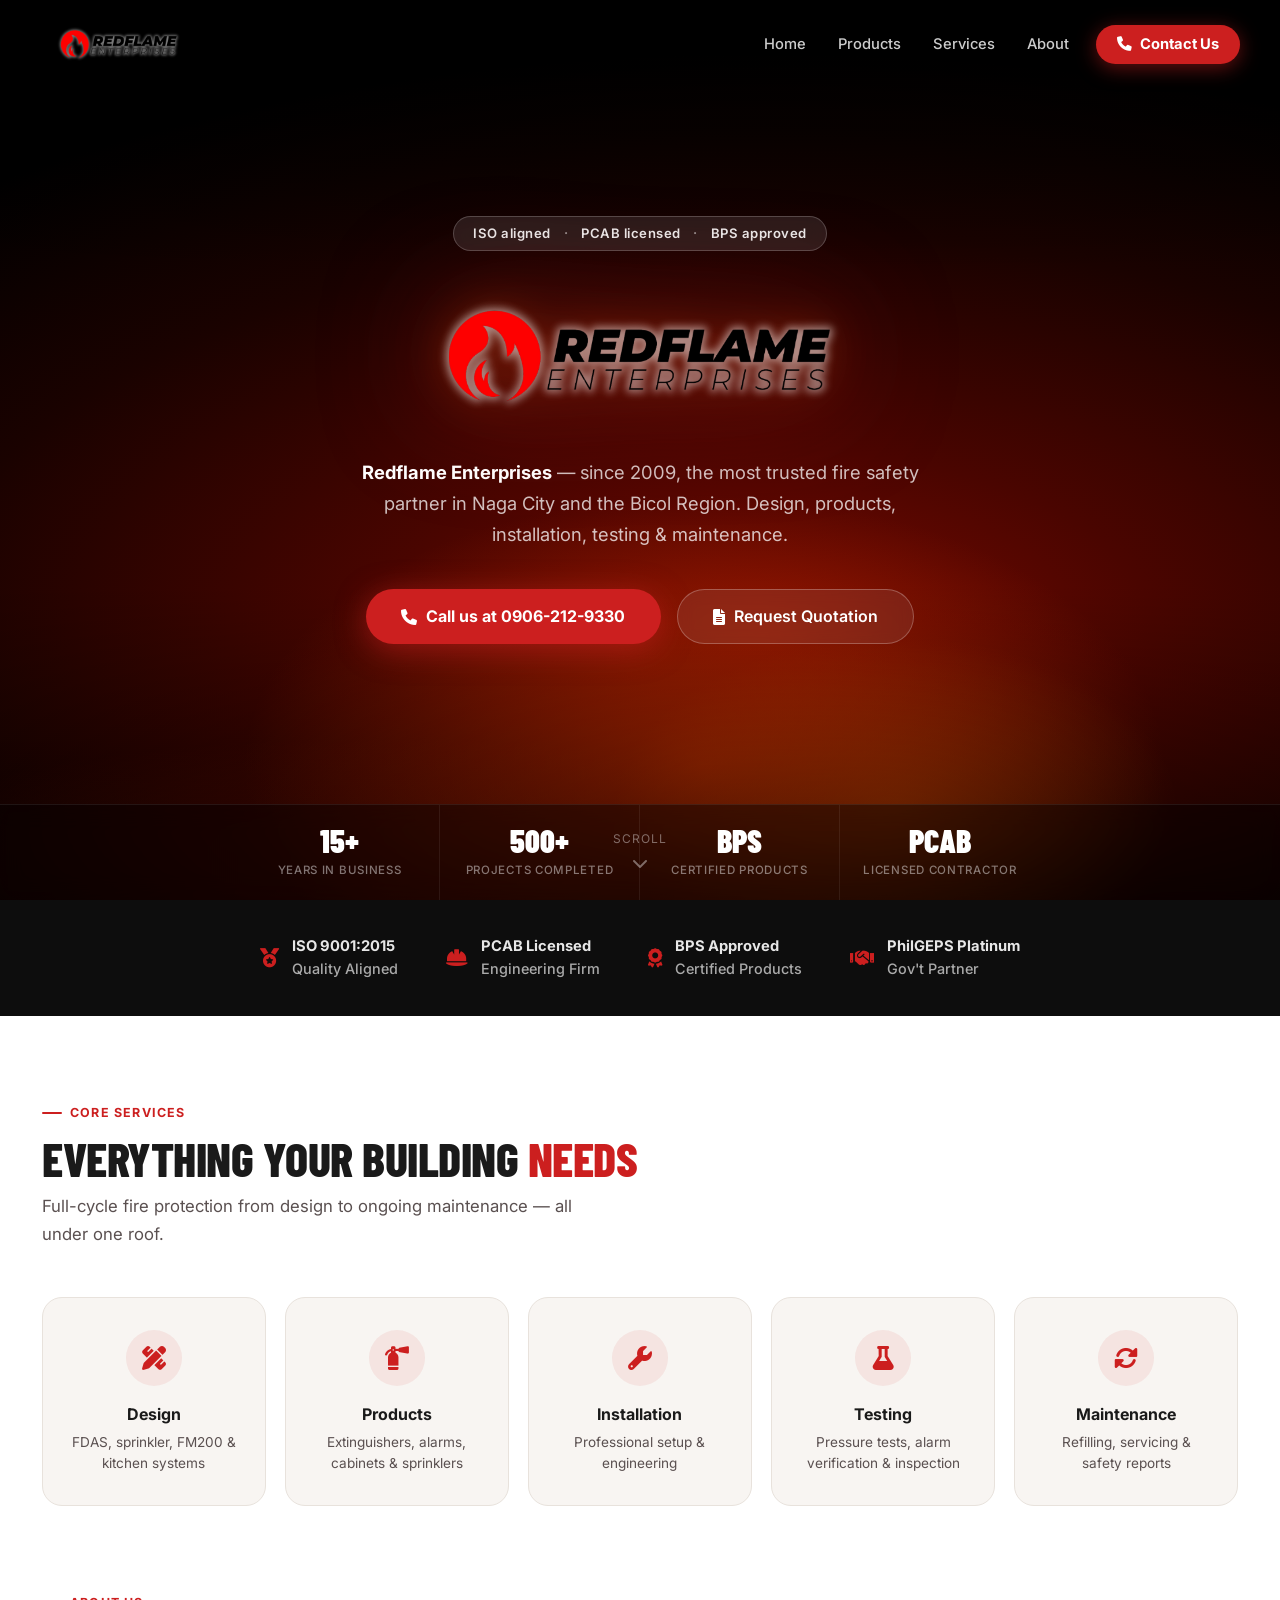
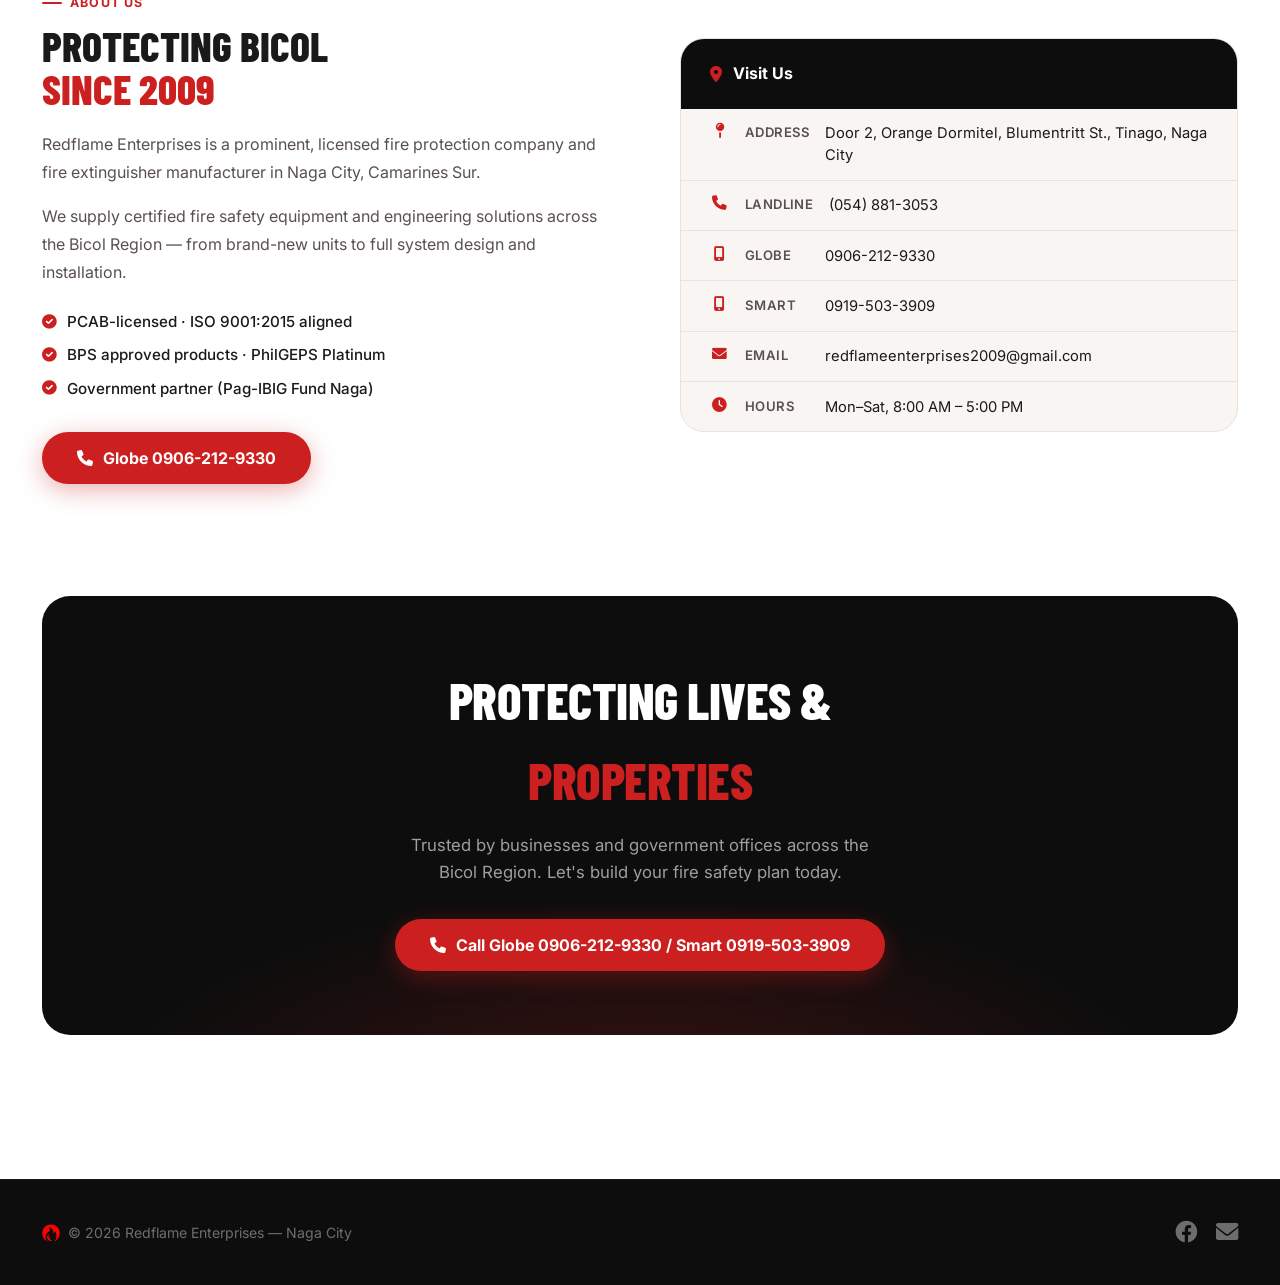
<file: index.html>
<!DOCTYPE html>
<html lang="en">
<head>
  <meta charset="UTF-8" />
  <meta name="viewport" content="width=device-width, initial-scale=1.0" />
  <title>Redflame Enterprises · Fire Protection Naga City</title>
  <link rel="stylesheet" href="https://cdnjs.cloudflare.com/ajax/libs/font-awesome/6.0.0-beta3/css/all.min.css" />
  <link rel="stylesheet" href="style.css" />
  <style>

    /* ══════════════════════════════════════
       DRAMATIC HERO — FULL SCREEN
    ══════════════════════════════════════ */
    .hero-full {
      position: relative;
      min-height: 100vh;
      display: flex;
      flex-direction: column;
      overflow: hidden;
      background: #000;
    }

    /* Animated fire gradient background */
    .hero-bg {
      position: absolute;
      inset: 0;
      z-index: 0;
    }

    /* Base dark layer */
    .hero-bg::before {
      content: '';
      position: absolute;
      inset: 0;
      background: radial-gradient(ellipse 120% 80% at 60% 70%,
        #7a0a00 0%,
        #4a0500 25%,
        #1a0200 55%,
        #000000 80%
      );
    }

    /* Animated glow layers */
    .hero-bg::after {
      content: '';
      position: absolute;
      inset: 0;
      background:
        radial-gradient(ellipse 60% 50% at 55% 85%, rgba(220,60,0,0.55) 0%, transparent 60%),
        radial-gradient(ellipse 40% 35% at 70% 90%, rgba(255,120,0,0.35) 0%, transparent 55%),
        radial-gradient(ellipse 80% 30% at 30% 100%, rgba(180,20,0,0.3) 0%, transparent 60%);
      animation: flicker 4s ease-in-out infinite alternate;
    }

    @keyframes flicker {
      0%   { opacity: 0.8; transform: scale(1) translateY(0); }
      30%  { opacity: 1;   transform: scale(1.02) translateY(-4px); }
      60%  { opacity: 0.85; transform: scale(0.99) translateY(2px); }
      100% { opacity: 1;   transform: scale(1.01) translateY(-2px); }
    }

    /* Smoke / ember particles */
    .embers {
      position: absolute;
      inset: 0;
      z-index: 1;
      pointer-events: none;
      overflow: hidden;
    }

    .ember {
      position: absolute;
      bottom: -10px;
      width: 3px;
      height: 3px;
      border-radius: 50%;
      background: #ff6600;
      box-shadow: 0 0 6px 2px rgba(255,100,0,0.6);
      animation: rise linear infinite;
      opacity: 0;
    }

    @keyframes rise {
      0%   { transform: translateY(0) translateX(0) scale(1);   opacity: 0; }
      10%  { opacity: 1; }
      50%  { transform: translateY(-40vh) translateX(20px) scale(0.8); opacity: 0.7; }
      90%  { opacity: 0.2; }
      100% { transform: translateY(-95vh) translateX(-10px) scale(0.3); opacity: 0; }
    }

    .ember:nth-child(1)  { left: 20%; animation-duration: 6s;  animation-delay: 0s;    width:2px; height:2px; }
    .ember:nth-child(2)  { left: 35%; animation-duration: 8s;  animation-delay: 1s;    background:#ff4400; }
    .ember:nth-child(3)  { left: 50%; animation-duration: 5s;  animation-delay: 0.5s;  width:4px; height:4px; }
    .ember:nth-child(4)  { left: 60%; animation-duration: 7s;  animation-delay: 2s;    background:#ffaa00; }
    .ember:nth-child(5)  { left: 75%; animation-duration: 9s;  animation-delay: 0.3s;  width:2px; height:2px; }
    .ember:nth-child(6)  { left: 15%; animation-duration: 6.5s; animation-delay: 3s;   background:#ff6600; }
    .ember:nth-child(7)  { left: 45%; animation-duration: 7.5s; animation-delay: 1.5s; width:2px; height:2px; }
    .ember:nth-child(8)  { left: 80%; animation-duration: 5.5s; animation-delay: 2.5s; background:#ff3300; }
    .ember:nth-child(9)  { left: 28%; animation-duration: 8.5s; animation-delay: 0.8s; }
    .ember:nth-child(10) { left: 65%; animation-duration: 6.2s; animation-delay: 1.8s; background:#ffcc00; width:2px; height:2px; }
    .ember:nth-child(11) { left: 42%; animation-duration: 7.2s; animation-delay: 3.5s; }
    .ember:nth-child(12) { left: 55%; animation-duration: 5.8s; animation-delay: 0.2s; background:#ff5500; }

    /* Vignette top */
    .hero-vignette {
      position: absolute;
      inset: 0;
      z-index: 2;
      background: linear-gradient(to bottom,
        rgba(0,0,0,0.7) 0%,
        rgba(0,0,0,0) 30%,
        rgba(0,0,0,0) 65%,
        rgba(0,0,0,0.5) 100%
      );
      pointer-events: none;
    }

    /* ── HERO NAVBAR ── */
    .hero-nav {
      position: relative;
      z-index: 10;
      display: flex;
      justify-content: space-between;
      align-items: center;
      padding: 1.4rem 2.5rem;
    }

    .hero-nav .logo img {
      height: 44px;
      width: auto;
      filter: brightness(1);
    }

    .hero-nav-links {
      display: flex;
      align-items: center;
      gap: 0.2rem;
    }

    .hero-nav-links a {
      color: rgba(255,255,255,0.8);
      text-decoration: none;
      font-size: 0.92rem;
      font-weight: 500;
      padding: 0.4rem 0.9rem;
      border-radius: 8px;
      transition: color 0.2s, background 0.2s;
    }
    .hero-nav-links a:hover { color: #fff; background: rgba(255,255,255,0.08); }

    .hero-nav-cta {
      display: inline-flex;
      align-items: center;
      gap: 0.5rem;
      background: var(--red);
      color: #fff !important;
      font-weight: 700 !important;
      padding: 0.5rem 1.3rem !important;
      border-radius: 40px !important;
      margin-left: 0.6rem;
      box-shadow: 0 4px 20px rgba(204,31,31,0.5);
      transition: background 0.2s, box-shadow 0.2s, transform 0.15s !important;
    }
    .hero-nav-cta:hover {
      background: #e02020 !important;
      box-shadow: 0 6px 28px rgba(204,31,31,0.65) !important;
      transform: scale(1.04) !important;
    }

    /* ── HERO CENTER CONTENT ── */
    .hero-center {
      position: relative;
      z-index: 5;
      flex: 1;
      display: flex;
      flex-direction: column;
      align-items: center;
      justify-content: center;
      text-align: center;
      padding: 2rem 1.5rem 4rem;
    }

    .hero-credential-pill {
      display: inline-flex;
      align-items: center;
      gap: 0.5rem;
      background: rgba(255,255,255,0.1);
      backdrop-filter: blur(8px);
      border: 1px solid rgba(255,255,255,0.2);
      border-radius: 100px;
      padding: 0.38rem 1.2rem;
      font-size: 0.82rem;
      font-weight: 600;
      color: rgba(255,255,255,0.9);
      letter-spacing: 0.5px;
      margin-bottom: 2rem;
    }
    .hero-credential-pill span { color: rgba(255,255,255,0.5); margin: 0 0.3rem; }

    /* BIG LOGO */
    .hero-logo-big {
      width: clamp(260px, 55vw, 520px);
      margin-bottom: 1.8rem;
      filter: drop-shadow(0 0 60px rgba(204,31,31,0.5)) drop-shadow(0 0 20px rgba(255,80,0,0.3));
      animation: logoGlow 3s ease-in-out infinite alternate;
    }

    @keyframes logoGlow {
      0%   { filter: drop-shadow(0 0 40px rgba(204,31,31,0.4)) drop-shadow(0 0 15px rgba(255,80,0,0.2)); }
      100% { filter: drop-shadow(0 0 80px rgba(204,31,31,0.7)) drop-shadow(0 0 30px rgba(255,100,0,0.4)); }
    }

    .hero-tagline {
      font-size: clamp(0.95rem, 2vw, 1.15rem);
      color: rgba(255,255,255,0.75);
      max-width: 560px;
      line-height: 1.7;
      margin-bottom: 2.4rem;
    }
    .hero-tagline strong { color: #fff; }

    .hero-btns {
      display: flex;
      gap: 1rem;
      flex-wrap: wrap;
      justify-content: center;
    }

    .btn-hero-primary {
      display: inline-flex;
      align-items: center;
      gap: 0.6rem;
      background: var(--red);
      color: #fff;
      font-weight: 700;
      font-size: 1rem;
      padding: 0.9rem 2.2rem;
      border-radius: 60px;
      text-decoration: none;
      box-shadow: 0 6px 30px rgba(204,31,31,0.55);
      transition: background 0.2s, box-shadow 0.2s, transform 0.15s;
    }
    .btn-hero-primary:hover {
      background: #e02020;
      box-shadow: 0 8px 40px rgba(204,31,31,0.75);
      transform: translateY(-2px);
    }

    .btn-hero-ghost {
      display: inline-flex;
      align-items: center;
      gap: 0.6rem;
      background: rgba(255,255,255,0.08);
      backdrop-filter: blur(8px);
      color: #fff;
      font-weight: 600;
      font-size: 1rem;
      padding: 0.9rem 2.2rem;
      border-radius: 60px;
      text-decoration: none;
      border: 1px solid rgba(255,255,255,0.25);
      transition: background 0.2s, border-color 0.2s, transform 0.15s;
    }
    .btn-hero-ghost:hover {
      background: rgba(255,255,255,0.15);
      border-color: rgba(255,255,255,0.5);
      transform: translateY(-2px);
    }

    /* Scroll hint */
    .scroll-hint {
      position: absolute;
      bottom: 1.8rem;
      left: 50%;
      transform: translateX(-50%);
      z-index: 5;
      display: flex;
      flex-direction: column;
      align-items: center;
      gap: 0.4rem;
      color: rgba(255,255,255,0.4);
      font-size: 0.75rem;
      letter-spacing: 1px;
      text-transform: uppercase;
      animation: bounce 2s ease-in-out infinite;
    }
    .scroll-hint i { font-size: 1rem; }

    @keyframes bounce {
      0%, 100% { transform: translateX(-50%) translateY(0); }
      50%       { transform: translateX(-50%) translateY(6px); }
    }

    /* ── HAMBURGER (hero version) ── */
    .hero-hamburger {
      display: none;
      flex-direction: column;
      justify-content: center;
      gap: 5px;
      width: 40px;
      height: 40px;
      cursor: pointer;
      padding: 6px;
      border-radius: 8px;
      background: rgba(255,255,255,0.08);
      border: 1px solid rgba(255,255,255,0.15);
    }
    .hero-hamburger span {
      display: block;
      height: 2px;
      background: #fff;
      border-radius: 2px;
      transition: transform 0.3s, opacity 0.3s;
    }
    .hero-hamburger.open span:nth-child(1) { transform: translateY(7px) rotate(45deg); }
    .hero-hamburger.open span:nth-child(2) { opacity: 0; }
    .hero-hamburger.open span:nth-child(3) { transform: translateY(-7px) rotate(-45deg); }

    /* ── STATS STRIP at bottom of hero ── */
    .hero-stats-strip {
      position: relative;
      z-index: 5;
      display: flex;
      justify-content: center;
      gap: 0;
      border-top: 1px solid rgba(255,255,255,0.08);
      background: rgba(0,0,0,0.4);
      backdrop-filter: blur(12px);
    }

    .hero-stat {
      flex: 1;
      max-width: 200px;
      text-align: center;
      padding: 1.2rem 1rem;
      border-right: 1px solid rgba(255,255,255,0.07);
    }
    .hero-stat:last-child { border-right: none; }

    .hero-stat-num {
      font-family: 'Barlow Condensed', sans-serif;
      font-size: 2rem;
      font-weight: 900;
      color: #fff;
      line-height: 1;
      display: block;
    }

    .hero-stat-label {
      font-size: 0.72rem;
      color: rgba(255,255,255,0.45);
      text-transform: uppercase;
      letter-spacing: 0.7px;
      font-weight: 500;
    }

    /* ══════════════════════════════════════
       REST OF PAGE (unchanged base styles)
    ══════════════════════════════════════ */

    /* Clean sticky nav for below-the-fold */
    .sticky-nav {
      position: sticky;
      top: 0;
      z-index: 100;
      background: rgba(13,13,13,0.97);
      backdrop-filter: blur(12px);
      border-bottom: 1px solid rgba(255,255,255,0.06);
      display: none; /* shown via JS on scroll */
    }

    .sticky-nav-inner {
      display: flex;
      justify-content: space-between;
      align-items: center;
      height: 62px;
      padding: 0 2rem;
    }
    .sticky-nav .logo img { height: 40px; }
    .sticky-nav .nav-links { display: flex; gap: 0.2rem; align-items: center; }
    .sticky-nav .nav-links a {
      color: rgba(255,255,255,0.72);
      text-decoration: none;
      font-size: 0.9rem;
      font-weight: 500;
      padding: 0.38rem 0.8rem;
      border-radius: 8px;
      transition: color 0.2s, background 0.2s;
    }
    .sticky-nav .nav-links a:hover { color: #fff; background: rgba(255,255,255,0.07); }
    .sticky-nav .nav-links a.active { color: #fff; background: rgba(204,31,31,0.18); }
    .sticky-nav .nav-cta {
      background: var(--red) !important;
      color: #fff !important;
      padding: 0.42rem 1.2rem !important;
      border-radius: 40px !important;
      font-weight: 700 !important;
      margin-left: 0.5rem;
      box-shadow: 0 3px 14px rgba(204,31,31,0.4);
    }

    /* mobile menu stays dark */
    .hero-mobile-menu {
      display: none;
      position: fixed;
      top: 0; left: 0; right: 0; bottom: 0;
      z-index: 200;
      background: rgba(0,0,0,0.97);
      flex-direction: column;
      align-items: center;
      justify-content: center;
      gap: 0.5rem;
      padding: 2rem;
    }
    .hero-mobile-menu.open { display: flex; }
    .hero-mobile-menu a {
      color: rgba(255,255,255,0.8);
      text-decoration: none;
      font-size: 1.4rem;
      font-weight: 600;
      padding: 0.7rem 1.5rem;
      border-radius: 12px;
      width: 100%;
      max-width: 320px;
      text-align: center;
      transition: background 0.2s, color 0.2s;
    }
    .hero-mobile-menu a:hover { background: rgba(255,255,255,0.07); color: #fff; }
    .hero-mobile-menu .close-btn {
      position: absolute;
      top: 1.5rem; right: 1.5rem;
      color: rgba(255,255,255,0.5);
      font-size: 1.5rem;
      cursor: pointer;
      background: none;
      border: none;
      padding: 0.5rem;
    }
    .hero-mobile-menu .mob-cta {
      background: var(--red) !important;
      color: #fff !important;
      margin-top: 0.5rem;
    }

    @media (max-width: 768px) {
      .hero-nav-links { display: none; }
      .hero-hamburger { display: flex; }
      .hero-nav { padding: 1.2rem 1.5rem; }
      .hero-stats-strip { flex-wrap: wrap; }
      .hero-stat { min-width: 50%; border-right: none; border-bottom: 1px solid rgba(255,255,255,0.07); }
      .hero-stat:nth-child(odd) { border-right: 1px solid rgba(255,255,255,0.07); }
      .hero-stat:nth-last-child(-n+2) { border-bottom: none; }
    }

    @media (max-width: 500px) {
      .hero-btns { flex-direction: column; align-items: center; width: 100%; }
      .btn-hero-primary, .btn-hero-ghost { width: 100%; max-width: 300px; justify-content: center; }
      .hero-logo-big { width: 85vw; }
    }
  </style>
</head>
<body>

<!-- ══════════════════════════════════════
     FULL-SCREEN DRAMATIC HERO
══════════════════════════════════════ -->
<section class="hero-full">

  <!-- Fire background layers -->
  <div class="hero-bg"></div>
  <div class="embers">
    <div class="ember"></div><div class="ember"></div><div class="ember"></div>
    <div class="ember"></div><div class="ember"></div><div class="ember"></div>
    <div class="ember"></div><div class="ember"></div><div class="ember"></div>
    <div class="ember"></div><div class="ember"></div><div class="ember"></div>
  </div>
  <div class="hero-vignette"></div>

  <!-- Navbar inside hero -->
  <nav class="hero-nav">
    <a href="index.html" class="logo"><img src="logo.png" alt="Redflame Enterprises"></a>
    <div class="hero-nav-links">
      <a href="index.html">Home</a>
      <a href="products.html">Products</a>
      <a href="services.html">Services</a>
      <a href="#about">About</a>
      <a href="tel:09062129330" class="hero-nav-cta"><i class="fas fa-phone"></i> Contact Us</a>
    </div>
    <button class="hero-hamburger" id="hero-hamburger" aria-label="Menu">
      <span></span><span></span><span></span>
    </button>
  </nav>

  <!-- Center: Logo + tagline + buttons -->
  <div class="hero-center">
    <div class="hero-credential-pill">
      ISO aligned <span>·</span> PCAB licensed <span>·</span> BPS approved
    </div>

    <img src="logo.png" alt="Redflame Enterprises" class="hero-logo-big">

    <p class="hero-tagline">
      <strong>Redflame Enterprises</strong> — since 2009, the most trusted fire safety partner
      in Naga City and the Bicol Region. Design, products, installation, testing &amp; maintenance.
    </p>

    <div class="hero-btns">
      <a href="tel:09062129330" class="btn-hero-primary">
        <i class="fas fa-phone"></i> Call us at 0906-212-9330
      </a>
      <a href="https://mail.google.com/mail/?view=cm&fs=1&to=redflameenterprises2009@gmail.com&su=Request%20for%20Quotation&body=Hello%20Redflame%20Enterprises%2C%0A%0AI%20would%20like%20to%20request%20a%20quotation%20for%3A%0A%0AService%2FProduct%20needed%3A%20%0ABuilding%20type%3A%20%0ALocation%3A%20%0AContact%20number%3A%20%0A%0AThank%20you." target="_blank" class="btn-hero-ghost">
        <i class="fas fa-file-lines"></i> Request Quotation
      </a>
    </div>
  </div>

  <!-- Stats strip at bottom of hero -->
  <div class="hero-stats-strip">
    <div class="hero-stat">
      <span class="hero-stat-num">15+</span>
      <span class="hero-stat-label">Years in Business</span>
    </div>
    <div class="hero-stat">
      <span class="hero-stat-num">500+</span>
      <span class="hero-stat-label">Projects Completed</span>
    </div>
    <div class="hero-stat">
      <span class="hero-stat-num">BPS</span>
      <span class="hero-stat-label">Certified Products</span>
    </div>
    <div class="hero-stat">
      <span class="hero-stat-num">PCAB</span>
      <span class="hero-stat-label">Licensed Contractor</span>
    </div>
  </div>

  <!-- Scroll hint -->
  <div class="scroll-hint">
    <span>Scroll</span>
    <i class="fas fa-chevron-down"></i>
  </div>

</section>

<!-- Mobile fullscreen menu -->
<div class="hero-mobile-menu" id="hero-mobile-menu">
  <button class="close-btn" id="close-menu"><i class="fas fa-xmark"></i></button>
  <a href="index.html">Home</a>
  <a href="products.html">Products</a>
  <a href="services.html">Services</a>
  <a href="design.html">Design</a>
  <a href="installation.html">Installation</a>
  <a href="testing.html">Testing</a>
  <a href="maintenance.html">Maintenance</a>
  <a href="#about">About</a>
  <a href="tel:09062129330" class="mob-cta"><i class="fas fa-phone"></i> Call Now</a>
</div>

<!-- ══════════════════════════════════════
     STICKY NAV (appears on scroll)
══════════════════════════════════════ -->
<nav class="sticky-nav" id="sticky-nav">
  <div class="sticky-nav-inner">
    <a href="index.html" class="logo"><img src="logo.png" alt="Redflame Enterprises"></a>
    <div class="nav-links">
      <a href="index.html" class="active">Home</a>
      <a href="services.html">Services</a>
      <a href="design.html">Design</a>
      <a href="products.html">Products</a>
      <a href="installation.html">Installation</a>
      <a href="testing.html">Testing</a>
      <a href="maintenance.html">Maintenance</a>
      <a href="tel:09062129330" class="nav-cta"><i class="fas fa-phone"></i> Contact</a>
    </div>
  </div>
</nav>

<!-- ══════════════════════════════════════
     TRUST BAR
══════════════════════════════════════ -->
<div class="trust-bar">
  <div class="container">
    <div class="trust-items">
      <div class="trust-item"><i class="fas fa-medal"></i><div><strong>ISO 9001:2015</strong> Quality Aligned</div></div>
      <div class="trust-item"><i class="fas fa-hard-hat"></i><div><strong>PCAB Licensed</strong> Engineering Firm</div></div>
      <div class="trust-item"><i class="fas fa-award"></i><div><strong>BPS Approved</strong> Certified Products</div></div>
      <div class="trust-item"><i class="fas fa-handshake"></i><div><strong>PhilGEPS Platinum</strong> Gov't Partner</div></div>
    </div>
  </div>
</div>

<!-- ══════════════════════════════════════
     SERVICES
══════════════════════════════════════ -->
<section class="section" id="services">
  <div class="container">
    <div class="reveal">
      <div class="section-eyebrow">Core Services</div>
      <h2 class="section-heading">Everything Your Building <span class="red">Needs</span></h2>
      <p class="section-sub">Full-cycle fire protection from design to ongoing maintenance — all under one roof.</p>
    </div>
    <div class="service-grid reveal">
      <a href="design.html" class="service-card"><div class="icon-wrap"><i class="fas fa-pen-ruler"></i></div><h3>Design</h3><p>FDAS, sprinkler, FM200 &amp; kitchen systems</p></a>
      <a href="products.html" class="service-card"><div class="icon-wrap"><i class="fas fa-fire-extinguisher"></i></div><h3>Products</h3><p>Extinguishers, alarms, cabinets &amp; sprinklers</p></a>
      <a href="installation.html" class="service-card"><div class="icon-wrap"><i class="fas fa-wrench"></i></div><h3>Installation</h3><p>Professional setup &amp; engineering</p></a>
      <a href="testing.html" class="service-card"><div class="icon-wrap"><i class="fas fa-flask"></i></div><h3>Testing</h3><p>Pressure tests, alarm verification &amp; inspection</p></a>
      <a href="maintenance.html" class="service-card"><div class="icon-wrap"><i class="fas fa-rotate"></i></div><h3>Maintenance</h3><p>Refilling, servicing &amp; safety reports</p></a>
    </div>
  </div>
</section>

<!-- ══════════════════════════════════════
     ABOUT + CONTACT
══════════════════════════════════════ -->
<section class="section" id="about" style="padding-top:0;">
  <div class="container">
    <div class="about-grid">
      <div class="about-text reveal">
        <div class="section-eyebrow">About Us</div>
        <h2>Protecting Bicol<br><span class="red">Since 2009</span></h2>
        <p>Redflame Enterprises is a prominent, licensed fire protection company and fire extinguisher manufacturer in Naga City, Camarines Sur.</p>
        <p>We supply certified fire safety equipment and engineering solutions across the Bicol Region — from brand-new units to full system design and installation.</p>
        <ul class="about-list">
          <li><i class="fas fa-check-circle"></i> PCAB-licensed · ISO 9001:2015 aligned</li>
          <li><i class="fas fa-check-circle"></i> BPS approved products · PhilGEPS Platinum</li>
          <li><i class="fas fa-check-circle"></i> Government partner (Pag-IBIG Fund Naga)</li>
        </ul>
        <a href="tel:09062129330" class="btn-primary"><i class="fas fa-phone"></i> Globe 0906-212-9330</a>
      </div>
      <div class="contact-card reveal">
        <div class="contact-card-header"><i class="fas fa-location-dot"></i> Visit Us</div>
        <div class="contact-item"><i class="fas fa-map-pin"></i><span class="label">Address</span><span class="value">Door 2, Orange Dormitel, Blumentritt St., Tinago, Naga City</span></div>
        <div class="contact-item"><i class="fas fa-phone"></i><span class="label">Landline</span><span class="value">(054) 881-3053</span></div>
        <div class="contact-item"><i class="fas fa-mobile-screen-button"></i><span class="label">Globe</span><span class="value">0906-212-9330</span></div>
        <div class="contact-item"><i class="fas fa-mobile-screen-button"></i><span class="label">Smart</span><span class="value">0919-503-3909</span></div>
        <div class="contact-item"><i class="fas fa-envelope"></i><span class="label">Email</span><span class="value">redflameenterprises2009@gmail.com</span></div>
        <div class="contact-item"><i class="fas fa-clock"></i><span class="label">Hours</span><span class="value">Mon–Sat, 8:00 AM – 5:00 PM</span></div>
      </div>
    </div>
  </div>
</section>

<!-- ══════════════════════════════════════
     CTA
══════════════════════════════════════ -->
<section class="section" style="padding-top:0;">
  <div class="container">
    <div class="cta-banner reveal">
      <h2>Protecting Lives &amp;<br><span class="red">Properties</span></h2>
      <p>Trusted by businesses and government offices across the Bicol Region. Let's build your fire safety plan today.</p>
      <a href="tel:09062129330" class="btn-primary"><i class="fas fa-phone"></i> Call Globe 0906-212-9330 / Smart 0919-503-3909</a>
    </div>
  </div>
</section>

<!-- ══════════════════════════════════════
     FOOTER
══════════════════════════════════════ -->
<footer>
  <div class="container">
    <div class="footer-inner">
      <div class="footer-copy"><img src="icon.png" width="18" alt=""> &copy; 2026 Redflame Enterprises — Naga City</div>
      <div class="footer-socials">
        <a href="https://www.facebook.com/Redflame.Enterprises/" target="_blank" rel="noopener noreferrer"><i class="fab fa-facebook"></i></a>
        <a href="https://mail.google.com/mail/?view=cm&fs=1&to=redflameenterprises2009@gmail.com&su=Inquiry&body=Hello%20Redflame%20Enterprises,%0A%0AI%20would%20like%20to%20inquire%20about%20your%20services.%0A%0AName:%20%0AContact%20Number:%20%0ACompany:%20%0A%0AThank%20you." target="_blank" rel="noopener noreferrer"><i class="fas fa-envelope"></i></a>
      </div>
    </div>
  </div>
</footer>

<script src="main.js"></script>
<script>
  // Hamburger — fullscreen mobile menu
  const hburger = document.getElementById('hero-hamburger');
  const mobileMenu = document.getElementById('hero-mobile-menu');
  const closeBtn = document.getElementById('close-menu');

  hburger.addEventListener('click', () => {
    hburger.classList.toggle('open');
    mobileMenu.classList.toggle('open');
    document.body.style.overflow = mobileMenu.classList.contains('open') ? 'hidden' : '';
  });
  closeBtn.addEventListener('click', () => {
    hburger.classList.remove('open');
    mobileMenu.classList.remove('open');
    document.body.style.overflow = '';
  });

  // Sticky nav appears after scrolling past hero
  const stickyNav = document.getElementById('sticky-nav');
  const heroSection = document.querySelector('.hero-full');
  window.addEventListener('scroll', () => {
    const heroBottom = heroSection.getBoundingClientRect().bottom;
    stickyNav.style.display = heroBottom <= 0 ? 'block' : 'none';
  });
</script>
</body>
</html>
</file>
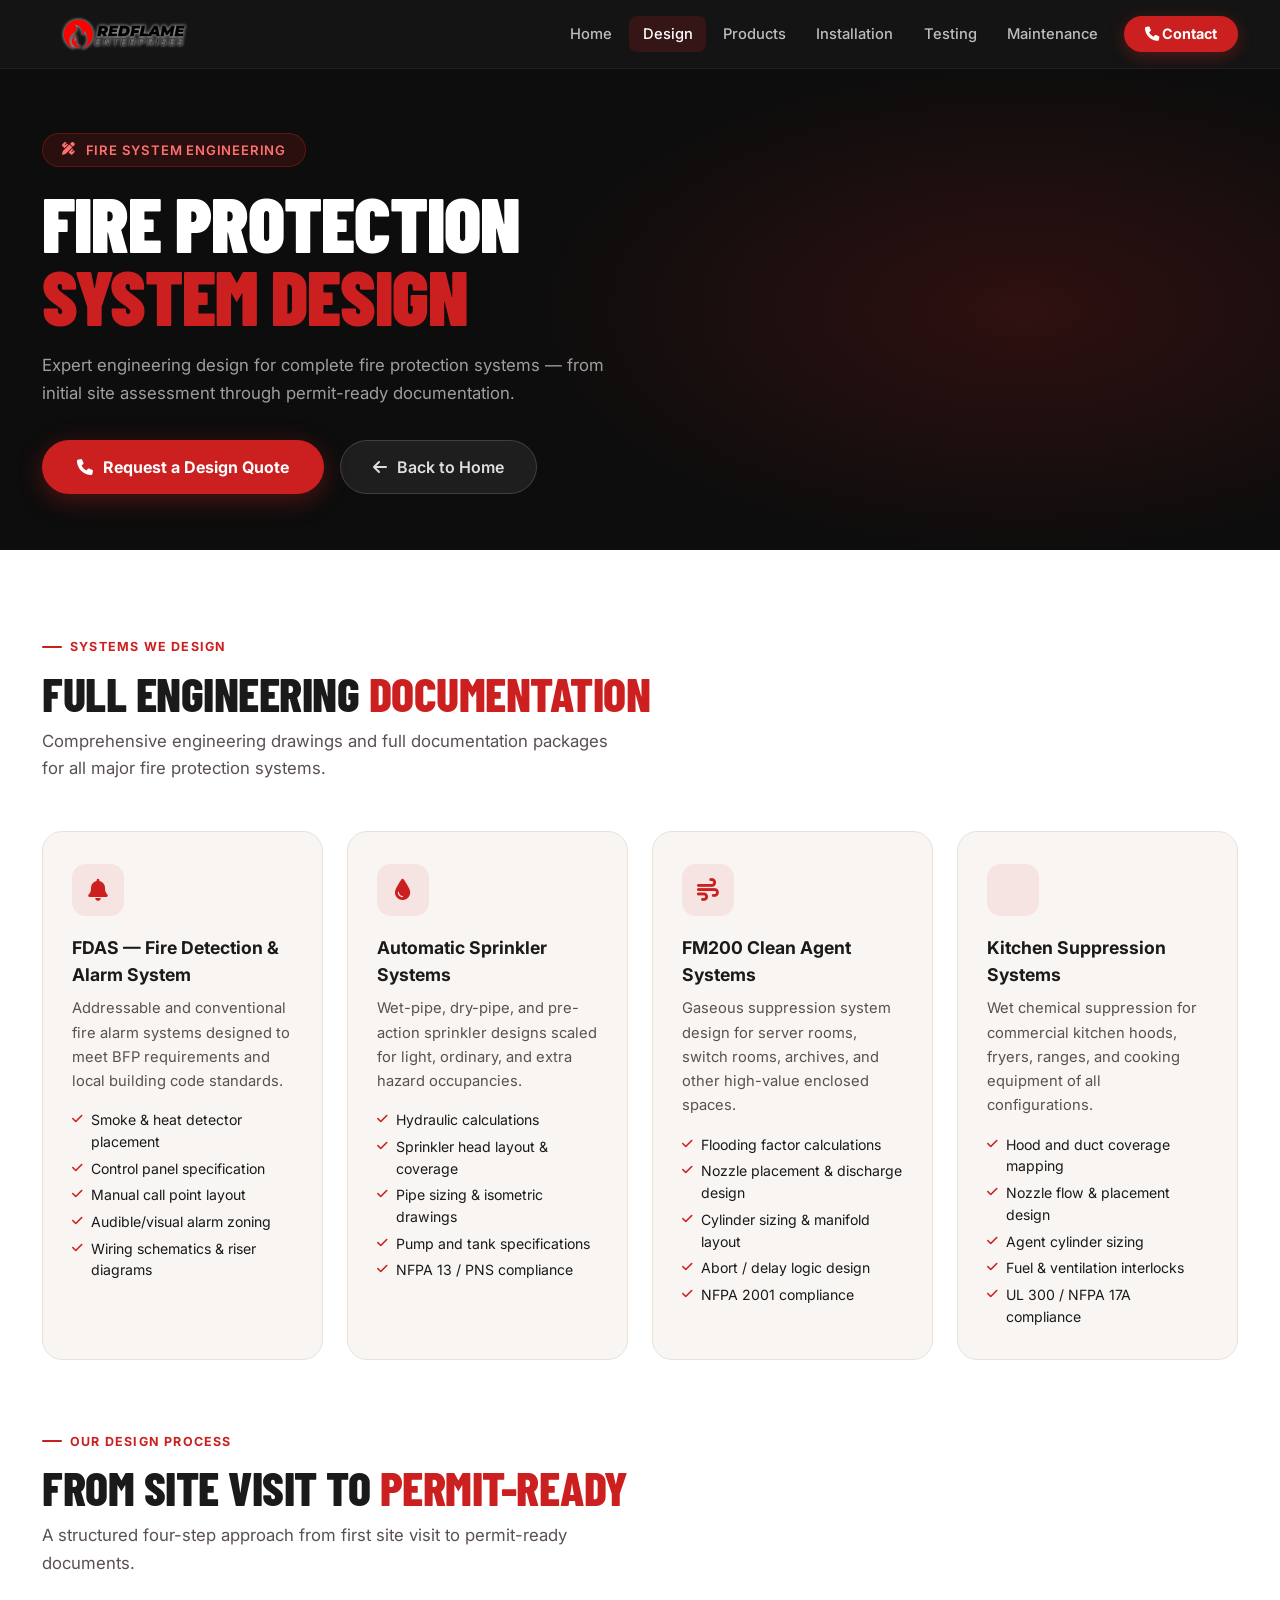
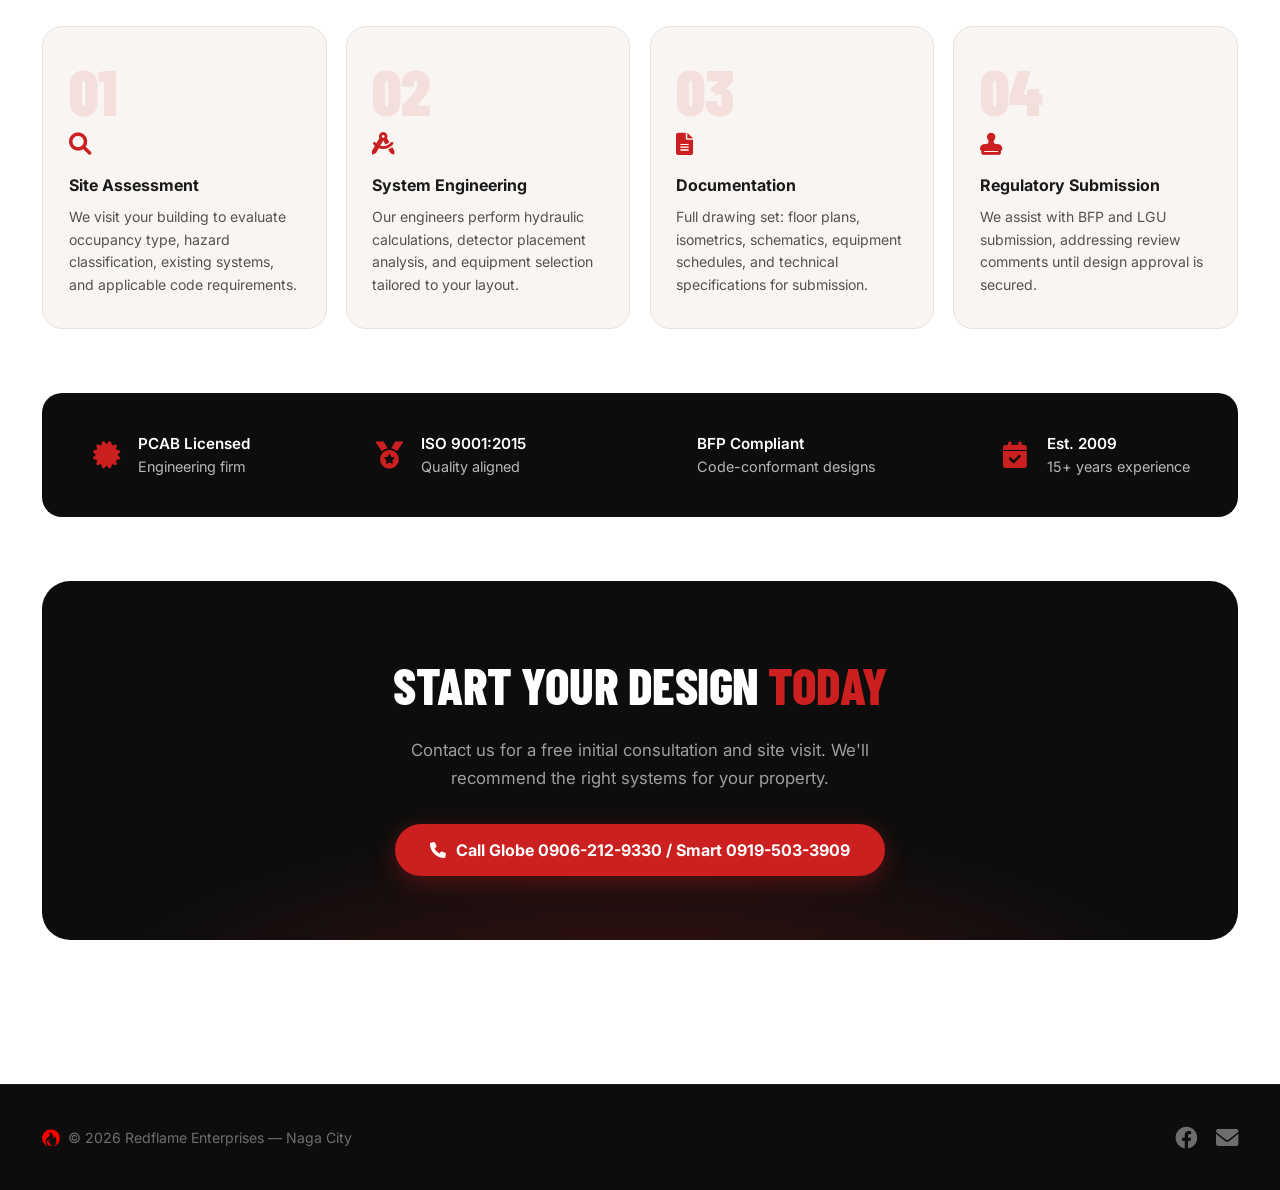
<file: design.html>
<!DOCTYPE html>
<html lang="en">
<head>
  <meta charset="UTF-8" />
  <meta name="viewport" content="width=device-width, initial-scale=1.0" />
  <title>Design · Redflame Enterprises</title>
  <link rel="stylesheet" href="https://cdnjs.cloudflare.com/ajax/libs/font-awesome/6.0.0-beta3/css/all.min.css" />
  <link rel="stylesheet" href="style.css" />
</head>
<body>

<nav class="navbar">
  <div class="container">
    <div class="navbar-inner">
      <a href="index.html" class="logo"><img src="logo.png" alt="Redflame Enterprises"></a>
      <div class="nav-links">
        <a href="index.html">Home</a>
        <a href="design.html" class="active">Design</a>
        <a href="products.html">Products</a>
        <a href="installation.html">Installation</a>
        <a href="testing.html">Testing</a>
        <a href="maintenance.html">Maintenance</a>
        <a href="tel:09062129330" class="nav-cta"><i class="fas fa-phone"></i> Contact</a>
      </div>
      <button class="hamburger" id="hamburger" aria-label="Menu"><span></span><span></span><span></span></button>
    </div>
  </div>
  <div class="mobile-menu" id="mobile-menu">
    <a href="index.html">Home</a>
    <a href="design.html" class="active">Design</a>
    <a href="products.html">Products</a>
    <a href="installation.html">Installation</a>
    <a href="testing.html">Testing</a>
    <a href="maintenance.html">Maintenance</a>
    <a href="tel:09062129330" class="nav-cta"><i class="fas fa-phone"></i> Call Now</a>
  </div>
</nav>

<section class="page-hero">
  <div class="container">
    <div class="page-hero-inner">
      <div class="hero-eyebrow"><i class="fas fa-pen-ruler"></i> Fire System Engineering</div>
      <h1>Fire Protection<br><span class="red">System Design</span></h1>
      <p>Expert engineering design for complete fire protection systems — from initial site assessment through permit-ready documentation.</p>
      <div class="page-hero-actions">
        <a href="tel:09062129330" class="btn-primary"><i class="fas fa-phone"></i> Request a Design Quote</a>
        <a href="index.html" class="btn-ghost"><i class="fas fa-arrow-left"></i> Back to Home</a>
      </div>
    </div>
  </div>
</section>

<section class="section">
  <div class="container">
    <div class="reveal">
      <div class="section-eyebrow">Systems We Design</div>
      <h2 class="section-heading">Full Engineering <span class="red">Documentation</span></h2>
      <p class="section-sub">Comprehensive engineering drawings and full documentation packages for all major fire protection systems.</p>
    </div>
    <div class="card-grid reveal">
      <div class="card">
        <div class="icon-wrap"><i class="fas fa-bell"></i></div>
        <h3>FDAS — Fire Detection &amp; Alarm System</h3>
        <p>Addressable and conventional fire alarm systems designed to meet BFP requirements and local building code standards.</p>
        <ul>
          <li><i class="fas fa-check"></i> Smoke &amp; heat detector placement</li>
          <li><i class="fas fa-check"></i> Control panel specification</li>
          <li><i class="fas fa-check"></i> Manual call point layout</li>
          <li><i class="fas fa-check"></i> Audible/visual alarm zoning</li>
          <li><i class="fas fa-check"></i> Wiring schematics &amp; riser diagrams</li>
        </ul>
      </div>
      <div class="card">
        <div class="icon-wrap"><i class="fas fa-droplet"></i></div>
        <h3>Automatic Sprinkler Systems</h3>
        <p>Wet-pipe, dry-pipe, and pre-action sprinkler designs scaled for light, ordinary, and extra hazard occupancies.</p>
        <ul>
          <li><i class="fas fa-check"></i> Hydraulic calculations</li>
          <li><i class="fas fa-check"></i> Sprinkler head layout &amp; coverage</li>
          <li><i class="fas fa-check"></i> Pipe sizing &amp; isometric drawings</li>
          <li><i class="fas fa-check"></i> Pump and tank specifications</li>
          <li><i class="fas fa-check"></i> NFPA 13 / PNS compliance</li>
        </ul>
      </div>
      <div class="card">
        <div class="icon-wrap"><i class="fas fa-wind"></i></div>
        <h3>FM200 Clean Agent Systems</h3>
        <p>Gaseous suppression system design for server rooms, switch rooms, archives, and other high-value enclosed spaces.</p>
        <ul>
          <li><i class="fas fa-check"></i> Flooding factor calculations</li>
          <li><i class="fas fa-check"></i> Nozzle placement &amp; discharge design</li>
          <li><i class="fas fa-check"></i> Cylinder sizing &amp; manifold layout</li>
          <li><i class="fas fa-check"></i> Abort / delay logic design</li>
          <li><i class="fas fa-check"></i> NFPA 2001 compliance</li>
        </ul>
      </div>
      <div class="card">
        <div class="icon-wrap"><i class="fas fa-fire-burner"></i></div>
        <h3>Kitchen Suppression Systems</h3>
        <p>Wet chemical suppression for commercial kitchen hoods, fryers, ranges, and cooking equipment of all configurations.</p>
        <ul>
          <li><i class="fas fa-check"></i> Hood and duct coverage mapping</li>
          <li><i class="fas fa-check"></i> Nozzle flow &amp; placement design</li>
          <li><i class="fas fa-check"></i> Agent cylinder sizing</li>
          <li><i class="fas fa-check"></i> Fuel &amp; ventilation interlocks</li>
          <li><i class="fas fa-check"></i> UL 300 / NFPA 17A compliance</li>
        </ul>
      </div>
    </div>

    <div class="reveal">
      <div class="section-eyebrow">Our Design Process</div>
      <h2 class="section-heading">From Site Visit to <span class="red">Permit-Ready</span></h2>
      <p class="section-sub">A structured four-step approach from first site visit to permit-ready documents.</p>
    </div>
    <div class="steps-grid reveal">
      <div class="step"><div class="step-num">01</div><div class="step-icon"><i class="fas fa-magnifying-glass"></i></div><h4>Site Assessment</h4><p>We visit your building to evaluate occupancy type, hazard classification, existing systems, and applicable code requirements.</p></div>
      <div class="step"><div class="step-num">02</div><div class="step-icon"><i class="fas fa-compass-drafting"></i></div><h4>System Engineering</h4><p>Our engineers perform hydraulic calculations, detector placement analysis, and equipment selection tailored to your layout.</p></div>
      <div class="step"><div class="step-num">03</div><div class="step-icon"><i class="fas fa-file-lines"></i></div><h4>Documentation</h4><p>Full drawing set: floor plans, isometrics, schematics, equipment schedules, and technical specifications for submission.</p></div>
      <div class="step"><div class="step-num">04</div><div class="step-icon"><i class="fas fa-stamp"></i></div><h4>Regulatory Submission</h4><p>We assist with BFP and LGU submission, addressing review comments until design approval is secured.</p></div>
    </div>

    <div class="highlight-bar reveal">
      <div class="hi-item"><i class="fas fa-certificate"></i><div><strong>PCAB Licensed</strong> Engineering firm</div></div>
      <div class="hi-item"><i class="fas fa-medal"></i><div><strong>ISO 9001:2015</strong> Quality aligned</div></div>
      <div class="hi-item"><i class="fas fa-shield-halved"></i><div><strong>BFP Compliant</strong> Code-conformant designs</div></div>
      <div class="hi-item"><i class="fas fa-calendar-check"></i><div><strong>Est. 2009</strong> 15+ years experience</div></div>
    </div>

    <div class="cta-banner reveal">
      <h2>Start Your Design <span class="red">Today</span></h2>
      <p>Contact us for a free initial consultation and site visit. We'll recommend the right systems for your property.</p>
      <a href="tel:09062129330" class="btn-primary"><i class="fas fa-phone"></i> Call Globe 0906-212-9330 / Smart 0919-503-3909</a>
    </div>
  </div>
</section>

<footer>
  <div class="container">
    <div class="footer-inner">
      <div class="footer-copy"><img src="icon.png" width="18" alt=""> &copy; 2026 Redflame Enterprises — Naga City</div>
      <div class="footer-socials">
        <a href="https://www.facebook.com/Redflame.Enterprises/" target="_blank" rel="noopener noreferrer"><i class="fab fa-facebook"></i></a>
        <a href="https://mail.google.com/mail/?view=cm&fs=1&to=redflameenterprises2009@gmail.com&su=Inquiry&body=Hello%20Redflame%20Enterprises,%0A%0AI%20would%20like%20to%20inquire%20about%20your%20services.%0A%0AName:%20%0AContact%20Number:%20%0ACompany:%20%0A%0AThank%20you." target="_blank" rel="noopener noreferrer"><i class="fas fa-envelope"></i></a>
      </div>
    </div>
  </div>
</footer>

<script src="main.js"></script>
</body>
</html>
</file>
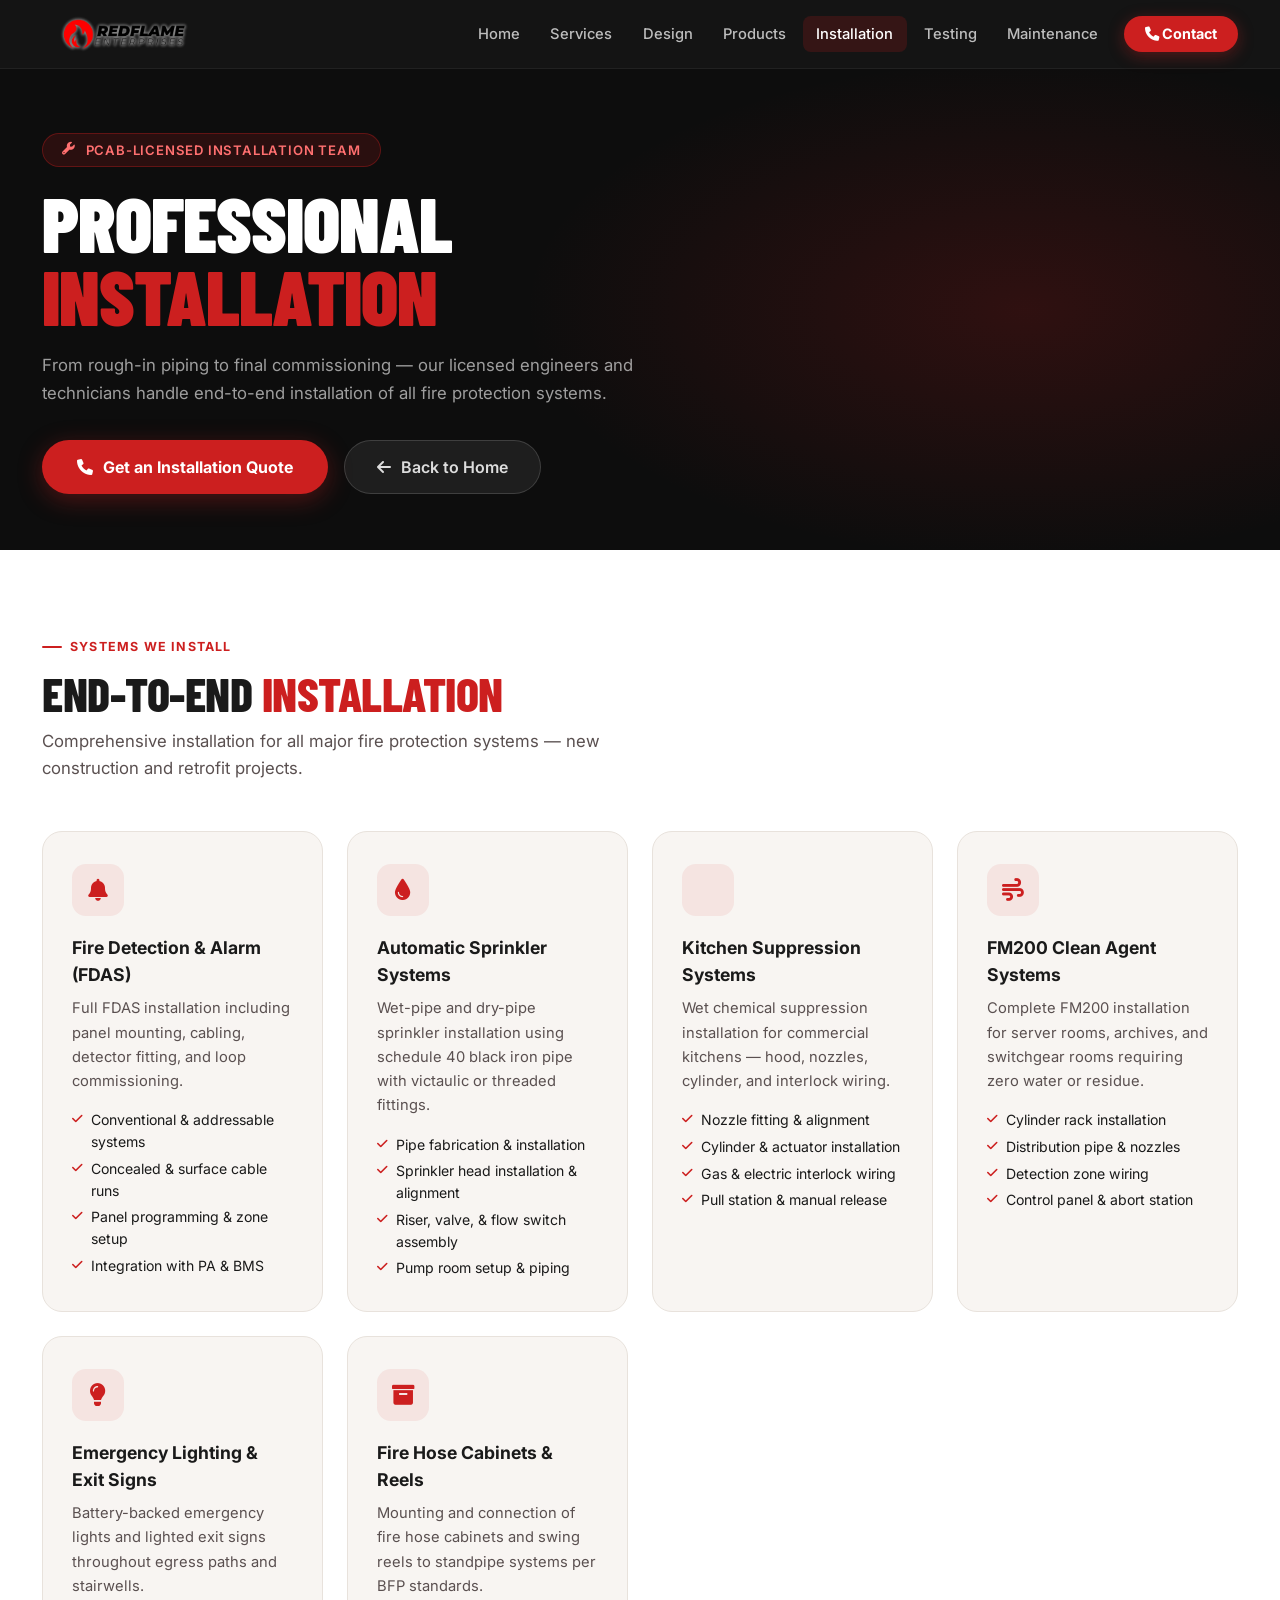
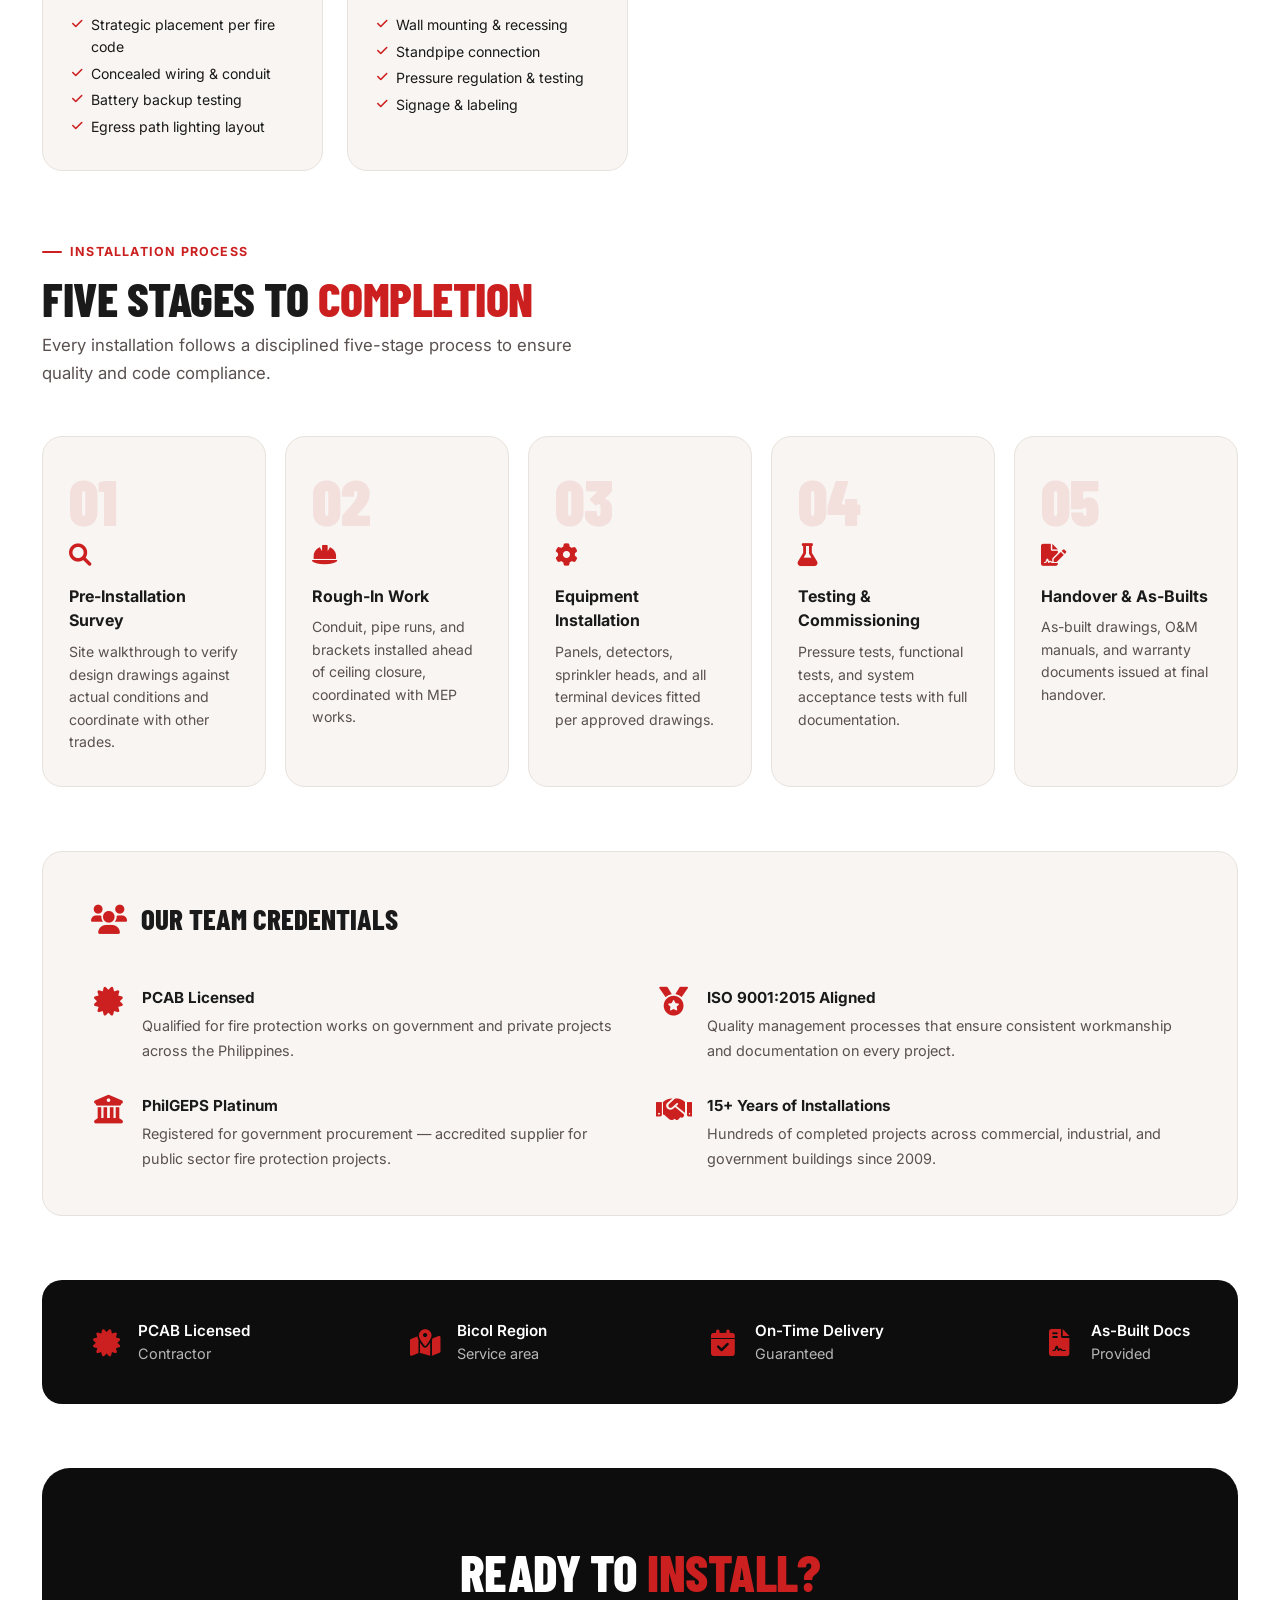
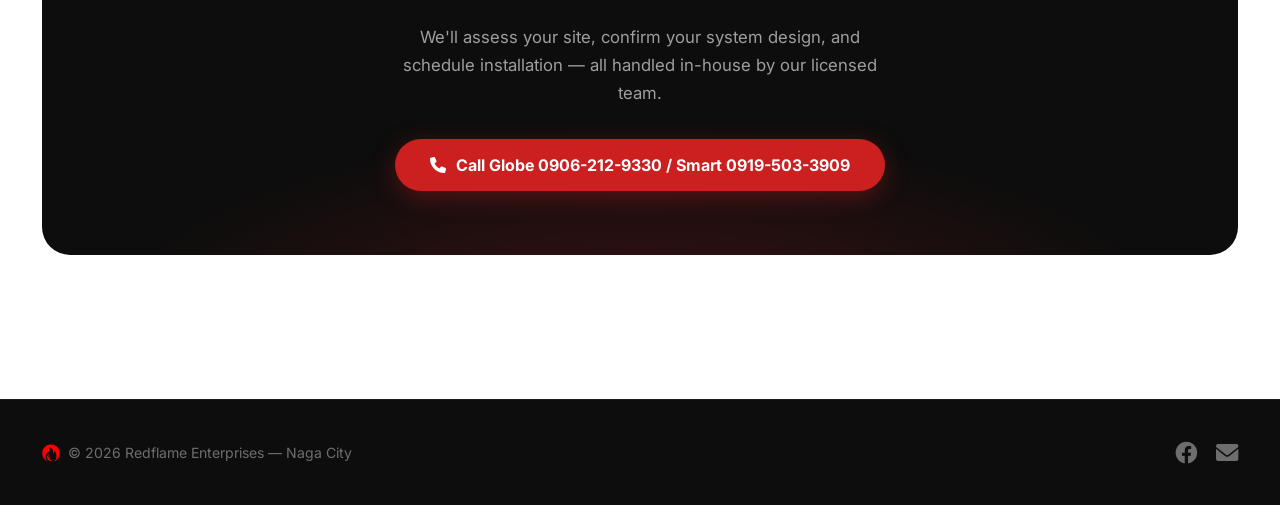
<file: installation.html>
<!DOCTYPE html>
<html lang="en">
<head>
  <meta charset="UTF-8" />
  <meta name="viewport" content="width=device-width, initial-scale=1.0" />
  <title>Installation · Redflame Enterprises</title>
  <link rel="stylesheet" href="https://cdnjs.cloudflare.com/ajax/libs/font-awesome/6.0.0-beta3/css/all.min.css" />
  <link rel="stylesheet" href="style.css" />
  <style>
    .team-box { background: var(--surface); border-radius: 20px; padding: 2.8rem 3rem; border: 1px solid var(--border); display: grid; grid-template-columns: 1fr 1fr; gap: 2rem; margin-bottom: 4rem; }
    .team-box h3 { font-family: 'Barlow Condensed', sans-serif; font-size: 1.8rem; font-weight: 800; text-transform: uppercase; color: var(--ink); margin-bottom: 0.8rem; grid-column: 1 / -1; }
    .team-box h3 i { color: var(--red); margin-right: 0.5rem; }
    .cred-item { display: flex; align-items: flex-start; gap: 1rem; }
    .cred-item i { font-size: 1.8rem; color: var(--red); width: 2.2rem; text-align: center; flex-shrink: 0; margin-top: 2px; }
    .cred-item strong { display: block; font-weight: 700; color: var(--ink); margin-bottom: 0.2rem; font-size: 0.95rem; }
    .cred-item span { color: var(--muted); font-size: 0.9rem; line-height: 1.55; }
    @media (max-width: 700px) { .team-box { grid-template-columns: 1fr; padding: 2rem 1.5rem; } }
  </style>
</head>
<body>

<nav class="navbar">
  <div class="container">
    <div class="navbar-inner">
      <a href="index.html" class="logo"><img src="logo.png" alt="Redflame Enterprises"></a>
      <div class="nav-links">
        <a href="index.html">Home</a>
        <a href="services.html">Services</a>
        <a href="design.html">Design</a>
        <a href="products.html">Products</a>
        <a href="installation.html" class="active">Installation</a>
        <a href="testing.html">Testing</a>
        <a href="maintenance.html">Maintenance</a>
        <a href="tel:09062129330" class="nav-cta"><i class="fas fa-phone"></i> Contact</a>
      </div>
      <button class="hamburger" id="hamburger" aria-label="Menu"><span></span><span></span><span></span></button>
    </div>
  </div>
  <div class="mobile-menu" id="mobile-menu">
    <a href="index.html">Home</a>
    <a href="services.html">Services</a>
    <a href="design.html">Design</a>
    <a href="products.html">Products</a>
    <a href="installation.html" class="active">Installation</a>
    <a href="testing.html">Testing</a>
    <a href="maintenance.html">Maintenance</a>
    <a href="tel:09062129330" class="nav-cta"><i class="fas fa-phone"></i> Call Now</a>
  </div>
</nav>

<section class="page-hero">
  <div class="container">
    <div class="page-hero-inner">
      <div class="hero-eyebrow"><i class="fas fa-wrench"></i> PCAB-Licensed Installation Team</div>
      <h1>Professional<br><span class="red">Installation</span></h1>
      <p>From rough-in piping to final commissioning — our licensed engineers and technicians handle end-to-end installation of all fire protection systems.</p>
      <div class="page-hero-actions">
        <a href="tel:09062129330" class="btn-primary"><i class="fas fa-phone"></i> Get an Installation Quote</a>
        <a href="index.html" class="btn-ghost"><i class="fas fa-arrow-left"></i> Back to Home</a>
      </div>
    </div>
  </div>
</section>

<section class="section">
  <div class="container">
    <div class="reveal">
      <div class="section-eyebrow">Systems We Install</div>
      <h2 class="section-heading">End-to-End <span class="red">Installation</span></h2>
      <p class="section-sub">Comprehensive installation for all major fire protection systems — new construction and retrofit projects.</p>
    </div>
    <div class="card-grid reveal">
      <div class="card"><div class="icon-wrap"><i class="fas fa-bell"></i></div><h3>Fire Detection &amp; Alarm (FDAS)</h3><p>Full FDAS installation including panel mounting, cabling, detector fitting, and loop commissioning.</p><ul><li><i class="fas fa-check"></i> Conventional &amp; addressable systems</li><li><i class="fas fa-check"></i> Concealed &amp; surface cable runs</li><li><i class="fas fa-check"></i> Panel programming &amp; zone setup</li><li><i class="fas fa-check"></i> Integration with PA &amp; BMS</li></ul></div>
      <div class="card"><div class="icon-wrap"><i class="fas fa-droplet"></i></div><h3>Automatic Sprinkler Systems</h3><p>Wet-pipe and dry-pipe sprinkler installation using schedule 40 black iron pipe with victaulic or threaded fittings.</p><ul><li><i class="fas fa-check"></i> Pipe fabrication &amp; installation</li><li><i class="fas fa-check"></i> Sprinkler head installation &amp; alignment</li><li><i class="fas fa-check"></i> Riser, valve, &amp; flow switch assembly</li><li><i class="fas fa-check"></i> Pump room setup &amp; piping</li></ul></div>
      <div class="card"><div class="icon-wrap"><i class="fas fa-fire-burner"></i></div><h3>Kitchen Suppression Systems</h3><p>Wet chemical suppression installation for commercial kitchens — hood, nozzles, cylinder, and interlock wiring.</p><ul><li><i class="fas fa-check"></i> Nozzle fitting &amp; alignment</li><li><i class="fas fa-check"></i> Cylinder &amp; actuator installation</li><li><i class="fas fa-check"></i> Gas &amp; electric interlock wiring</li><li><i class="fas fa-check"></i> Pull station &amp; manual release</li></ul></div>
      <div class="card"><div class="icon-wrap"><i class="fas fa-wind"></i></div><h3>FM200 Clean Agent Systems</h3><p>Complete FM200 installation for server rooms, archives, and switchgear rooms requiring zero water or residue.</p><ul><li><i class="fas fa-check"></i> Cylinder rack installation</li><li><i class="fas fa-check"></i> Distribution pipe &amp; nozzles</li><li><i class="fas fa-check"></i> Detection zone wiring</li><li><i class="fas fa-check"></i> Control panel &amp; abort station</li></ul></div>
      <div class="card"><div class="icon-wrap"><i class="fas fa-lightbulb"></i></div><h3>Emergency Lighting &amp; Exit Signs</h3><p>Battery-backed emergency lights and lighted exit signs throughout egress paths and stairwells.</p><ul><li><i class="fas fa-check"></i> Strategic placement per fire code</li><li><i class="fas fa-check"></i> Concealed wiring &amp; conduit</li><li><i class="fas fa-check"></i> Battery backup testing</li><li><i class="fas fa-check"></i> Egress path lighting layout</li></ul></div>
      <div class="card"><div class="icon-wrap"><i class="fas fa-box-archive"></i></div><h3>Fire Hose Cabinets &amp; Reels</h3><p>Mounting and connection of fire hose cabinets and swing reels to standpipe systems per BFP standards.</p><ul><li><i class="fas fa-check"></i> Wall mounting &amp; recessing</li><li><i class="fas fa-check"></i> Standpipe connection</li><li><i class="fas fa-check"></i> Pressure regulation &amp; testing</li><li><i class="fas fa-check"></i> Signage &amp; labeling</li></ul></div>
    </div>

    <div class="reveal">
      <div class="section-eyebrow">Installation Process</div>
      <h2 class="section-heading">Five Stages to <span class="red">Completion</span></h2>
      <p class="section-sub">Every installation follows a disciplined five-stage process to ensure quality and code compliance.</p>
    </div>
    <div class="steps-grid reveal">
      <div class="step"><div class="step-num">01</div><div class="step-icon"><i class="fas fa-magnifying-glass"></i></div><h4>Pre-Installation Survey</h4><p>Site walkthrough to verify design drawings against actual conditions and coordinate with other trades.</p></div>
      <div class="step"><div class="step-num">02</div><div class="step-icon"><i class="fas fa-hard-hat"></i></div><h4>Rough-In Work</h4><p>Conduit, pipe runs, and brackets installed ahead of ceiling closure, coordinated with MEP works.</p></div>
      <div class="step"><div class="step-num">03</div><div class="step-icon"><i class="fas fa-gear"></i></div><h4>Equipment Installation</h4><p>Panels, detectors, sprinkler heads, and all terminal devices fitted per approved drawings.</p></div>
      <div class="step"><div class="step-num">04</div><div class="step-icon"><i class="fas fa-flask"></i></div><h4>Testing &amp; Commissioning</h4><p>Pressure tests, functional tests, and system acceptance tests with full documentation.</p></div>
      <div class="step"><div class="step-num">05</div><div class="step-icon"><i class="fas fa-file-signature"></i></div><h4>Handover &amp; As-Builts</h4><p>As-built drawings, O&amp;M manuals, and warranty documents issued at final handover.</p></div>
    </div>

    <div class="team-box reveal">
      <h3><i class="fas fa-users"></i> Our Team Credentials</h3>
      <div class="cred-item"><i class="fas fa-certificate"></i><div><strong>PCAB Licensed</strong><span>Qualified for fire protection works on government and private projects across the Philippines.</span></div></div>
      <div class="cred-item"><i class="fas fa-medal"></i><div><strong>ISO 9001:2015 Aligned</strong><span>Quality management processes that ensure consistent workmanship and documentation on every project.</span></div></div>
      <div class="cred-item"><i class="fas fa-building-columns"></i><div><strong>PhilGEPS Platinum</strong><span>Registered for government procurement — accredited supplier for public sector fire protection projects.</span></div></div>
      <div class="cred-item"><i class="fas fa-handshake"></i><div><strong>15+ Years of Installations</strong><span>Hundreds of completed projects across commercial, industrial, and government buildings since 2009.</span></div></div>
    </div>

    <div class="highlight-bar reveal">
      <div class="hi-item"><i class="fas fa-certificate"></i><div><strong>PCAB Licensed</strong> Contractor</div></div>
      <div class="hi-item"><i class="fas fa-map-location-dot"></i><div><strong>Bicol Region</strong> Service area</div></div>
      <div class="hi-item"><i class="fas fa-calendar-check"></i><div><strong>On-Time Delivery</strong> Guaranteed</div></div>
      <div class="hi-item"><i class="fas fa-file-contract"></i><div><strong>As-Built Docs</strong> Provided</div></div>
    </div>

    <div class="cta-banner reveal">
      <h2>Ready to <span class="red">Install?</span></h2>
      <p>We'll assess your site, confirm your system design, and schedule installation — all handled in-house by our licensed team.</p>
      <a href="tel:09062129330" class="btn-primary"><i class="fas fa-phone"></i> Call Globe 0906-212-9330 / Smart 0919-503-3909</a>
    </div>
  </div>
</section>

<footer>
  <div class="container">
    <div class="footer-inner">
      <div class="footer-copy"><img src="icon.png" width="18" alt=""> &copy; 2026 Redflame Enterprises — Naga City</div>
      <div class="footer-socials">
        <a href="https://www.facebook.com/Redflame.Enterprises/" target="_blank" rel="noopener noreferrer"><i class="fab fa-facebook"></i></a>
        <a href="https://mail.google.com/mail/?view=cm&fs=1&to=redflameenterprises2009@gmail.com&su=Inquiry&body=Hello%20Redflame%20Enterprises,%0A%0AI%20would%20like%20to%20inquire%20about%20your%20services.%0A%0AName:%20%0AContact%20Number:%20%0ACompany:%20%0A%0AThank%20you." target="_blank" rel="noopener noreferrer"><i class="fas fa-envelope"></i></a>
      </div>
    </div>
  </div>
</footer>

<script src="main.js"></script>
</body>
</html>
</file>
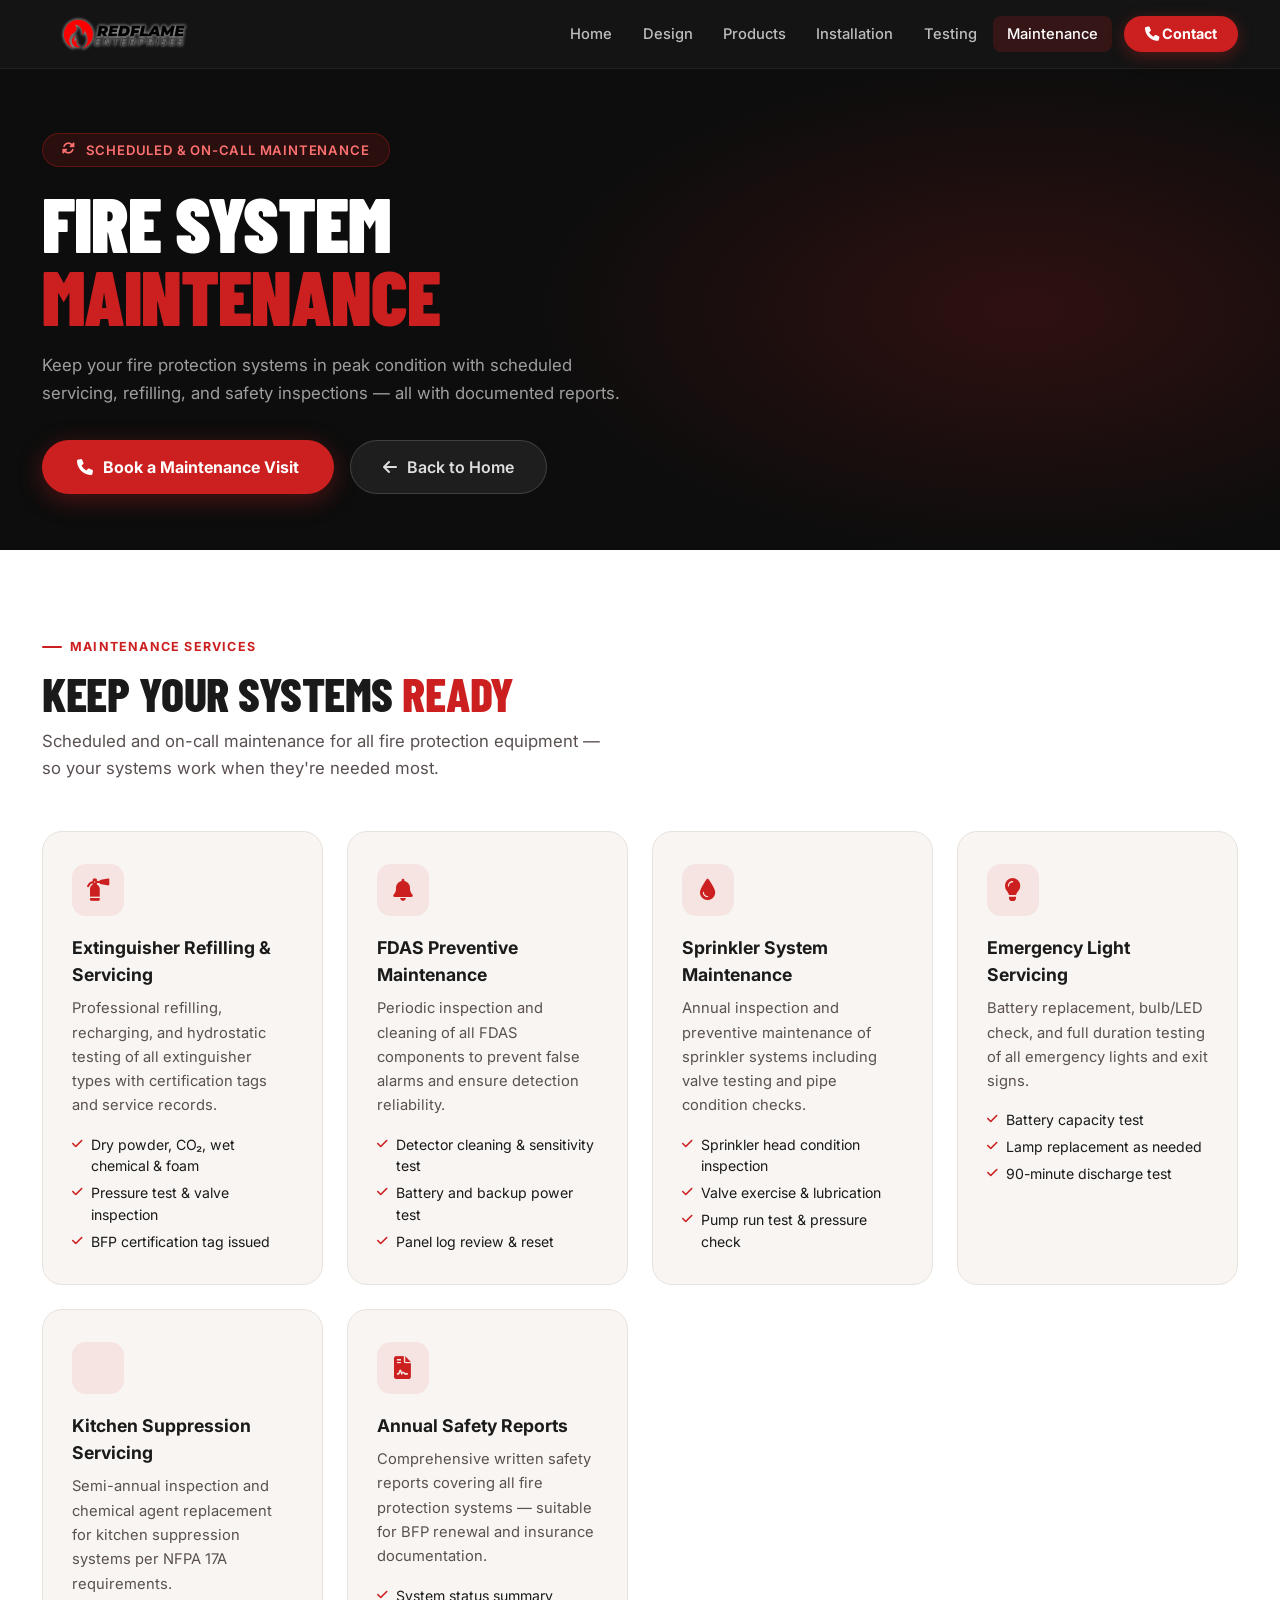
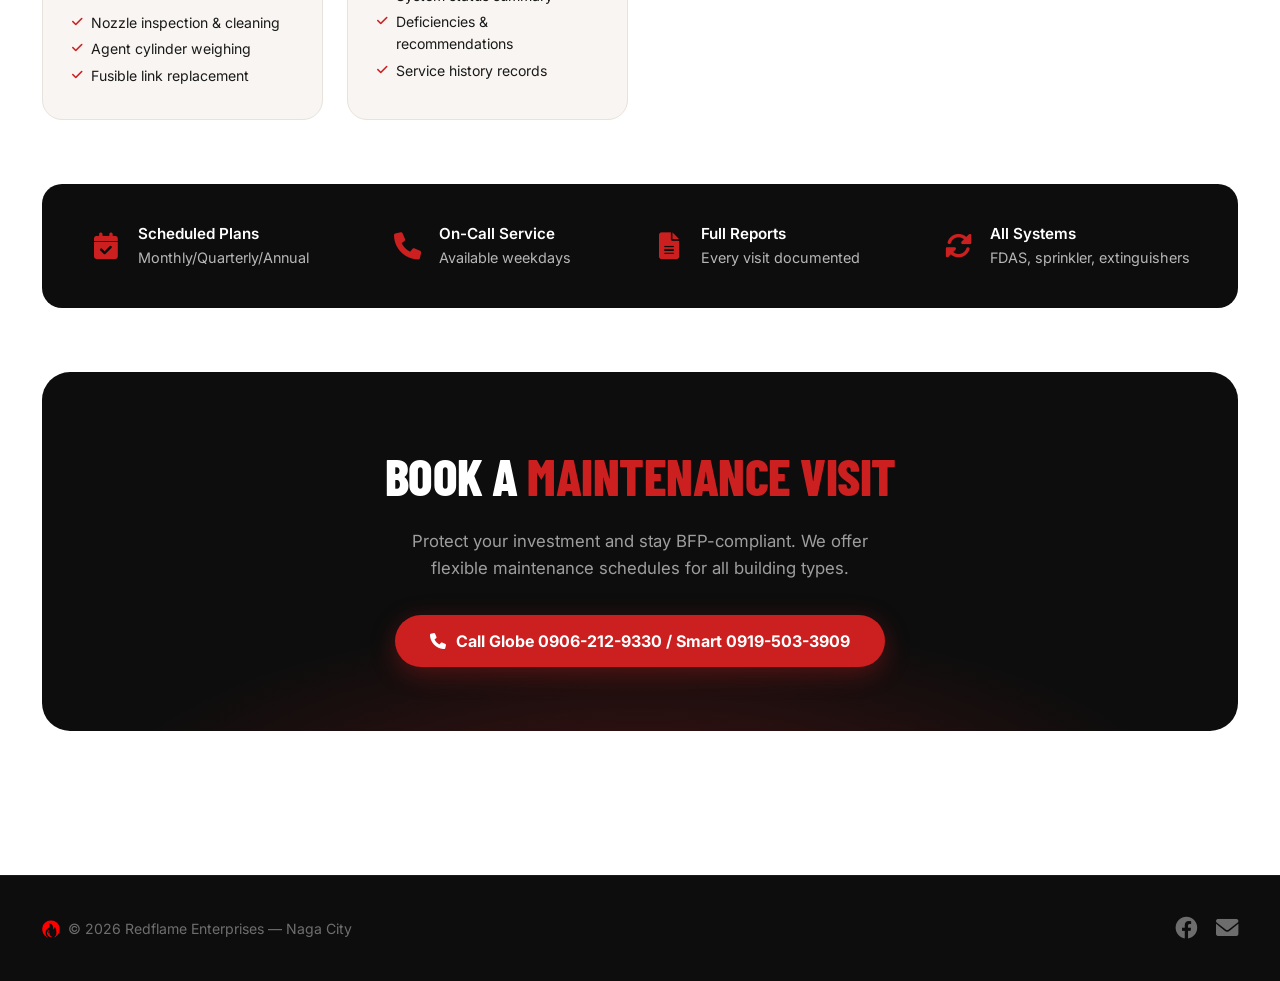
<file: maintenance.html>
<!DOCTYPE html>
<html lang="en">
<head>
  <meta charset="UTF-8" />
  <meta name="viewport" content="width=device-width, initial-scale=1.0" />
  <title>Maintenance · Redflame Enterprises</title>
  <link rel="stylesheet" href="https://cdnjs.cloudflare.com/ajax/libs/font-awesome/6.0.0-beta3/css/all.min.css" />
  <link rel="stylesheet" href="style.css" />
</head>
<body>
<nav class="navbar">
  <div class="container">
    <div class="navbar-inner">
      <a href="index.html" class="logo"><img src="logo.png" alt="Redflame Enterprises"></a>
      <div class="nav-links">
        <a href="index.html">Home</a><a href="design.html">Design</a><a href="products.html">Products</a><a href="installation.html">Installation</a><a href="testing.html">Testing</a><a href="maintenance.html" class="active">Maintenance</a>
        <a href="tel:09062129330" class="nav-cta"><i class="fas fa-phone"></i> Contact</a>
      </div>
      <button class="hamburger" id="hamburger" aria-label="Menu"><span></span><span></span><span></span></button>
    </div>
  </div>
  <div class="mobile-menu" id="mobile-menu">
    <a href="index.html">Home</a><a href="design.html">Design</a><a href="products.html">Products</a><a href="installation.html">Installation</a><a href="testing.html">Testing</a><a href="maintenance.html" class="active">Maintenance</a>
    <a href="tel:09062129330" class="nav-cta"><i class="fas fa-phone"></i> Call Now</a>
  </div>
</nav>

<section class="page-hero">
  <div class="container">
    <div class="page-hero-inner">
      <div class="hero-eyebrow"><i class="fas fa-rotate"></i> Scheduled &amp; On-Call Maintenance</div>
      <h1>Fire System<br><span class="red">Maintenance</span></h1>
      <p>Keep your fire protection systems in peak condition with scheduled servicing, refilling, and safety inspections — all with documented reports.</p>
      <div class="page-hero-actions">
        <a href="tel:09062129330" class="btn-primary"><i class="fas fa-phone"></i> Book a Maintenance Visit</a>
        <a href="index.html" class="btn-ghost"><i class="fas fa-arrow-left"></i> Back to Home</a>
      </div>
    </div>
  </div>
</section>

<section class="section">
  <div class="container">
    <div class="reveal">
      <div class="section-eyebrow">Maintenance Services</div>
      <h2 class="section-heading">Keep Your Systems <span class="red">Ready</span></h2>
      <p class="section-sub">Scheduled and on-call maintenance for all fire protection equipment — so your systems work when they're needed most.</p>
    </div>
    <div class="card-grid reveal">
      <div class="card"><div class="icon-wrap"><i class="fas fa-fire-extinguisher"></i></div><h3>Extinguisher Refilling &amp; Servicing</h3><p>Professional refilling, recharging, and hydrostatic testing of all extinguisher types with certification tags and service records.</p><ul><li><i class="fas fa-check"></i> Dry powder, CO₂, wet chemical &amp; foam</li><li><i class="fas fa-check"></i> Pressure test &amp; valve inspection</li><li><i class="fas fa-check"></i> BFP certification tag issued</li></ul></div>
      <div class="card"><div class="icon-wrap"><i class="fas fa-bell"></i></div><h3>FDAS Preventive Maintenance</h3><p>Periodic inspection and cleaning of all FDAS components to prevent false alarms and ensure detection reliability.</p><ul><li><i class="fas fa-check"></i> Detector cleaning &amp; sensitivity test</li><li><i class="fas fa-check"></i> Battery and backup power test</li><li><i class="fas fa-check"></i> Panel log review &amp; reset</li></ul></div>
      <div class="card"><div class="icon-wrap"><i class="fas fa-droplet"></i></div><h3>Sprinkler System Maintenance</h3><p>Annual inspection and preventive maintenance of sprinkler systems including valve testing and pipe condition checks.</p><ul><li><i class="fas fa-check"></i> Sprinkler head condition inspection</li><li><i class="fas fa-check"></i> Valve exercise &amp; lubrication</li><li><i class="fas fa-check"></i> Pump run test &amp; pressure check</li></ul></div>
      <div class="card"><div class="icon-wrap"><i class="fas fa-lightbulb"></i></div><h3>Emergency Light Servicing</h3><p>Battery replacement, bulb/LED check, and full duration testing of all emergency lights and exit signs.</p><ul><li><i class="fas fa-check"></i> Battery capacity test</li><li><i class="fas fa-check"></i> Lamp replacement as needed</li><li><i class="fas fa-check"></i> 90-minute discharge test</li></ul></div>
      <div class="card"><div class="icon-wrap"><i class="fas fa-fire-burner"></i></div><h3>Kitchen Suppression Servicing</h3><p>Semi-annual inspection and chemical agent replacement for kitchen suppression systems per NFPA 17A requirements.</p><ul><li><i class="fas fa-check"></i> Nozzle inspection &amp; cleaning</li><li><i class="fas fa-check"></i> Agent cylinder weighing</li><li><i class="fas fa-check"></i> Fusible link replacement</li></ul></div>
      <div class="card"><div class="icon-wrap"><i class="fas fa-file-contract"></i></div><h3>Annual Safety Reports</h3><p>Comprehensive written safety reports covering all fire protection systems — suitable for BFP renewal and insurance documentation.</p><ul><li><i class="fas fa-check"></i> System status summary</li><li><i class="fas fa-check"></i> Deficiencies &amp; recommendations</li><li><i class="fas fa-check"></i> Service history records</li></ul></div>
    </div>

    <div class="highlight-bar reveal">
      <div class="hi-item"><i class="fas fa-calendar-check"></i><div><strong>Scheduled Plans</strong> Monthly/Quarterly/Annual</div></div>
      <div class="hi-item"><i class="fas fa-phone"></i><div><strong>On-Call Service</strong> Available weekdays</div></div>
      <div class="hi-item"><i class="fas fa-file-lines"></i><div><strong>Full Reports</strong> Every visit documented</div></div>
      <div class="hi-item"><i class="fas fa-rotate"></i><div><strong>All Systems</strong> FDAS, sprinkler, extinguishers</div></div>
    </div>

    <div class="cta-banner reveal">
      <h2>Book a <span class="red">Maintenance Visit</span></h2>
      <p>Protect your investment and stay BFP-compliant. We offer flexible maintenance schedules for all building types.</p>
      <a href="tel:09062129330" class="btn-primary"><i class="fas fa-phone"></i> Call Globe 0906-212-9330 / Smart 0919-503-3909</a>
    </div>
  </div>
</section>

<footer>
  <div class="container">
    <div class="footer-inner">
      <div class="footer-copy"><img src="icon.png" width="18" alt=""> &copy; 2026 Redflame Enterprises — Naga City</div>
      <div class="footer-socials">
        <a href="https://www.facebook.com/Redflame.Enterprises/" target="_blank" rel="noopener noreferrer"><i class="fab fa-facebook"></i></a>
        <a href="https://mail.google.com/mail/?view=cm&fs=1&to=redflameenterprises2009@gmail.com&su=Inquiry&body=Hello%20Redflame%20Enterprises,%0A%0AI%20would%20like%20to%20inquire%20about%20your%20services.%0A%0AName:%20%0AContact%20Number:%20%0ACompany:%20%0A%0AThank%20you." target="_blank" rel="noopener noreferrer"><i class="fas fa-envelope"></i></a>
      </div>
    </div>
  </div>
</footer>
<script src="main.js"></script>
</body>
</html>
</file>
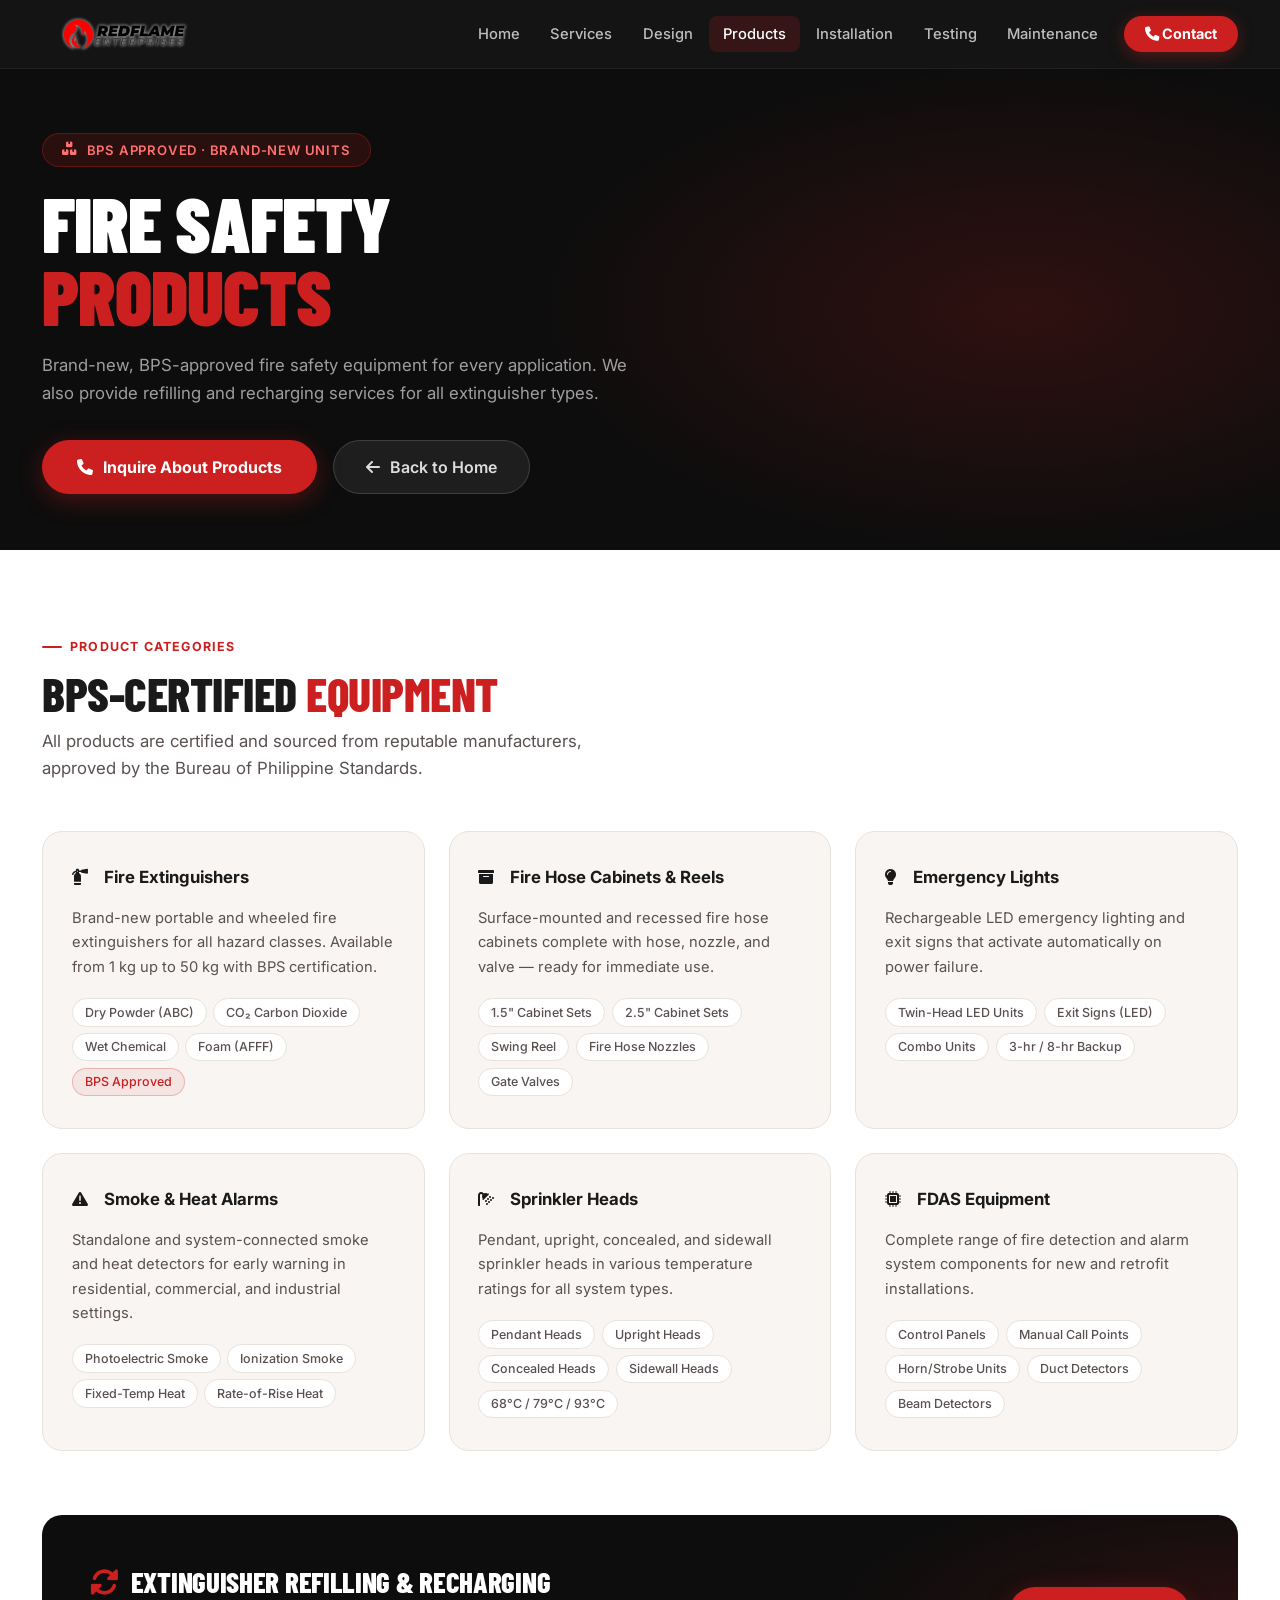
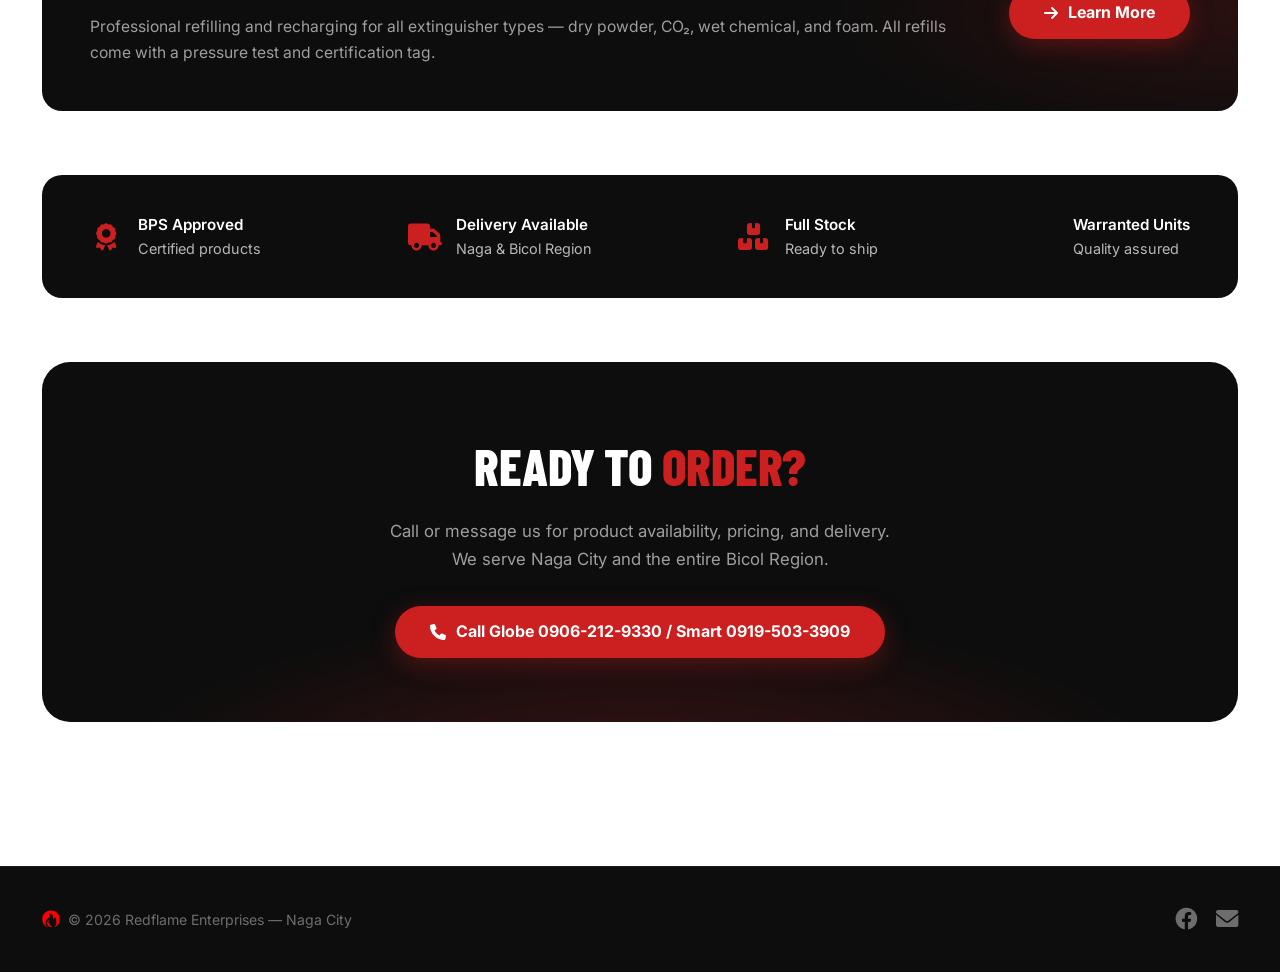
<file: products.html>
<!DOCTYPE html>
<html lang="en">
<head>
  <meta charset="UTF-8" />
  <meta name="viewport" content="width=device-width, initial-scale=1.0" />
  <title>Products · Redflame Enterprises</title>
  <link rel="stylesheet" href="https://cdnjs.cloudflare.com/ajax/libs/font-awesome/6.0.0-beta3/css/all.min.css" />
  <link rel="stylesheet" href="style.css" />
</head>
<body>

<nav class="navbar">
  <div class="container">
    <div class="navbar-inner">
      <a href="index.html" class="logo"><img src="logo.png" alt="Redflame Enterprises"></a>
      <div class="nav-links">
        <a href="index.html">Home</a>
        <a href="services.html">Services</a>
        <a href="design.html">Design</a>
        <a href="products.html" class="active">Products</a>
        <a href="installation.html">Installation</a>
        <a href="testing.html">Testing</a>
        <a href="maintenance.html">Maintenance</a>
        <a href="tel:09062129330" class="nav-cta"><i class="fas fa-phone"></i> Contact</a>
      </div>
      <button class="hamburger" id="hamburger" aria-label="Menu"><span></span><span></span><span></span></button>
    </div>
  </div>
  <div class="mobile-menu" id="mobile-menu">
    <a href="index.html">Home</a>
    <a href="services.html">Services</a>
    <a href="design.html">Design</a>
    <a href="products.html" class="active">Products</a>
    <a href="installation.html">Installation</a>
    <a href="testing.html">Testing</a>
    <a href="maintenance.html">Maintenance</a>
    <a href="tel:09062129330" class="nav-cta"><i class="fas fa-phone"></i> Call Now</a>
  </div>
</nav>

<section class="page-hero">
  <div class="container">
    <div class="page-hero-inner">
      <div class="hero-eyebrow"><i class="fas fa-boxes-stacked"></i> BPS Approved · Brand-New Units</div>
      <h1>Fire Safety<br><span class="red">Products</span></h1>
      <p>Brand-new, BPS-approved fire safety equipment for every application. We also provide refilling and recharging services for all extinguisher types.</p>
      <div class="page-hero-actions">
        <a href="tel:09062129330" class="btn-primary"><i class="fas fa-phone"></i> Inquire About Products</a>
        <a href="index.html" class="btn-ghost"><i class="fas fa-arrow-left"></i> Back to Home</a>
      </div>
    </div>
  </div>
</section>

<section class="section">
  <div class="container">
    <div class="reveal">
      <div class="section-eyebrow">Product Categories</div>
      <h2 class="section-heading">BPS-Certified <span class="red">Equipment</span></h2>
      <p class="section-sub">All products are certified and sourced from reputable manufacturers, approved by the Bureau of Philippine Standards.</p>
    </div>
    <div class="product-grid reveal">
      <div class="product-card">
        <div class="product-card-header"><div class="icon-wrap"><i class="fas fa-fire-extinguisher"></i></div><h3>Fire Extinguishers</h3></div>
        <p>Brand-new portable and wheeled fire extinguishers for all hazard classes. Available from 1 kg up to 50 kg with BPS certification.</p>
        <div class="tags"><span class="tag">Dry Powder (ABC)</span><span class="tag">CO₂ Carbon Dioxide</span><span class="tag">Wet Chemical</span><span class="tag">Foam (AFFF)</span><span class="tag red">BPS Approved</span></div>
      </div>
      <div class="product-card">
        <div class="product-card-header"><div class="icon-wrap"><i class="fas fa-box-archive"></i></div><h3>Fire Hose Cabinets &amp; Reels</h3></div>
        <p>Surface-mounted and recessed fire hose cabinets complete with hose, nozzle, and valve — ready for immediate use.</p>
        <div class="tags"><span class="tag">1.5" Cabinet Sets</span><span class="tag">2.5" Cabinet Sets</span><span class="tag">Swing Reel</span><span class="tag">Fire Hose Nozzles</span><span class="tag">Gate Valves</span></div>
      </div>
      <div class="product-card">
        <div class="product-card-header"><div class="icon-wrap"><i class="fas fa-lightbulb"></i></div><h3>Emergency Lights</h3></div>
        <p>Rechargeable LED emergency lighting and exit signs that activate automatically on power failure.</p>
        <div class="tags"><span class="tag">Twin-Head LED Units</span><span class="tag">Exit Signs (LED)</span><span class="tag">Combo Units</span><span class="tag">3-hr / 8-hr Backup</span></div>
      </div>
      <div class="product-card">
        <div class="product-card-header"><div class="icon-wrap"><i class="fas fa-triangle-exclamation"></i></div><h3>Smoke &amp; Heat Alarms</h3></div>
        <p>Standalone and system-connected smoke and heat detectors for early warning in residential, commercial, and industrial settings.</p>
        <div class="tags"><span class="tag">Photoelectric Smoke</span><span class="tag">Ionization Smoke</span><span class="tag">Fixed-Temp Heat</span><span class="tag">Rate-of-Rise Heat</span></div>
      </div>
      <div class="product-card">
        <div class="product-card-header"><div class="icon-wrap"><i class="fas fa-shower"></i></div><h3>Sprinkler Heads</h3></div>
        <p>Pendant, upright, concealed, and sidewall sprinkler heads in various temperature ratings for all system types.</p>
        <div class="tags"><span class="tag">Pendant Heads</span><span class="tag">Upright Heads</span><span class="tag">Concealed Heads</span><span class="tag">Sidewall Heads</span><span class="tag">68°C / 79°C / 93°C</span></div>
      </div>
      <div class="product-card">
        <div class="product-card-header"><div class="icon-wrap"><i class="fas fa-microchip"></i></div><h3>FDAS Equipment</h3></div>
        <p>Complete range of fire detection and alarm system components for new and retrofit installations.</p>
        <div class="tags"><span class="tag">Control Panels</span><span class="tag">Manual Call Points</span><span class="tag">Horn/Strobe Units</span><span class="tag">Duct Detectors</span><span class="tag">Beam Detectors</span></div>
      </div>
    </div>

    <div class="refill-box reveal">
      <div>
        <h3><i class="fas fa-rotate"></i> Extinguisher Refilling &amp; Recharging</h3>
        <p>Professional refilling and recharging for all extinguisher types — dry powder, CO₂, wet chemical, and foam. All refills come with a pressure test and certification tag.</p>
      </div>
      <div><a href="maintenance.html" class="btn-primary" style="white-space:nowrap;"><i class="fas fa-arrow-right"></i> Learn More</a></div>
    </div>

    <div class="highlight-bar reveal">
      <div class="hi-item"><i class="fas fa-award"></i><div><strong>BPS Approved</strong> Certified products</div></div>
      <div class="hi-item"><i class="fas fa-truck"></i><div><strong>Delivery Available</strong> Naga &amp; Bicol Region</div></div>
      <div class="hi-item"><i class="fas fa-boxes"></i><div><strong>Full Stock</strong> Ready to ship</div></div>
      <div class="hi-item"><i class="fas fa-shield-halved"></i><div><strong>Warranted Units</strong> Quality assured</div></div>
    </div>

    <div class="cta-banner reveal">
      <h2>Ready to <span class="red">Order?</span></h2>
      <p>Call or message us for product availability, pricing, and delivery. We serve Naga City and the entire Bicol Region.</p>
      <a href="tel:09062129330" class="btn-primary"><i class="fas fa-phone"></i> Call Globe 0906-212-9330 / Smart 0919-503-3909</a>
    </div>
  </div>
</section>

<footer>
  <div class="container">
    <div class="footer-inner">
      <div class="footer-copy"><img src="icon.png" width="18" alt=""> &copy; 2026 Redflame Enterprises — Naga City</div>
      <div class="footer-socials">
        <a href="https://www.facebook.com/Redflame.Enterprises/" target="_blank" rel="noopener noreferrer"><i class="fab fa-facebook"></i></a>
        <a href="https://mail.google.com/mail/?view=cm&fs=1&to=redflameenterprises2009@gmail.com&su=Inquiry&body=Hello%20Redflame%20Enterprises,%0A%0AI%20would%20like%20to%20inquire%20about%20your%20services.%0A%0AName:%20%0AContact%20Number:%20%0ACompany:%20%0A%0AThank%20you." target="_blank" rel="noopener noreferrer"><i class="fas fa-envelope"></i></a>
      </div>
    </div>
  </div>
</footer>

<script src="main.js"></script>
</body>
</html>
</file>
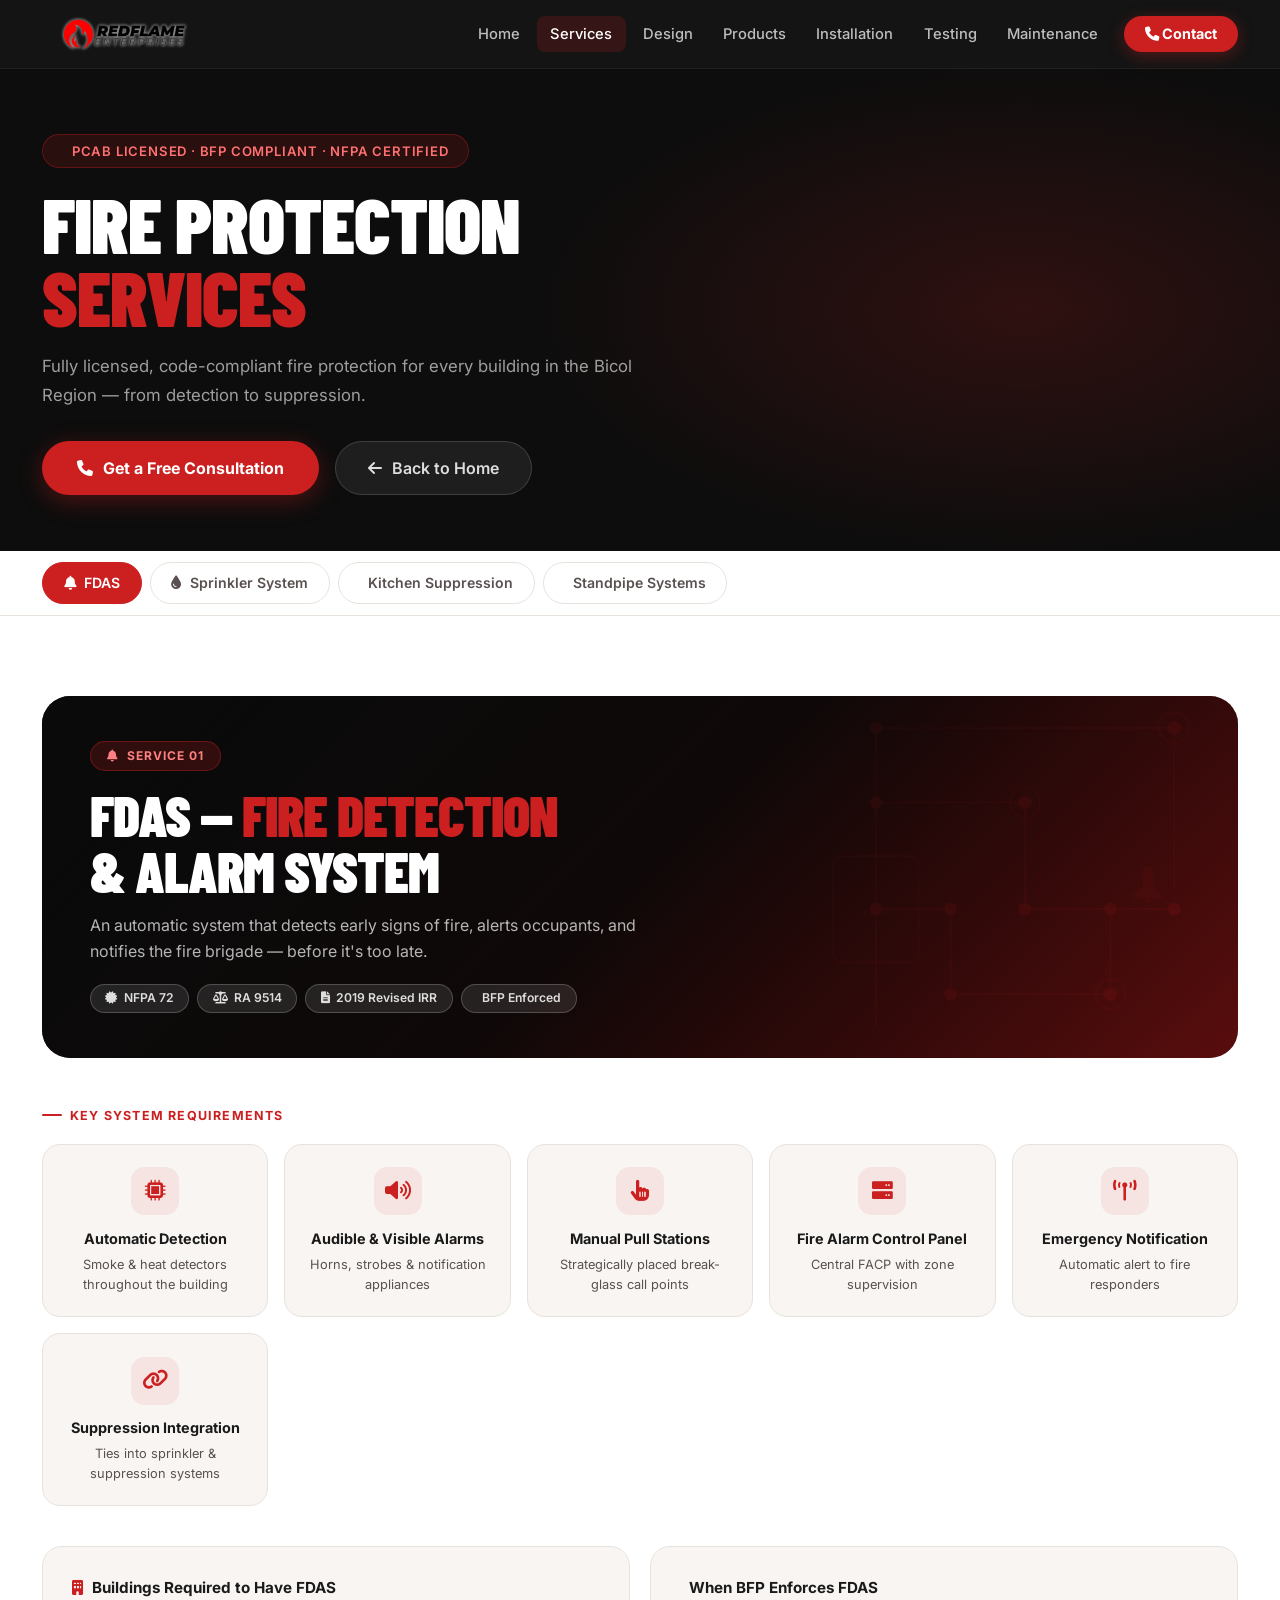
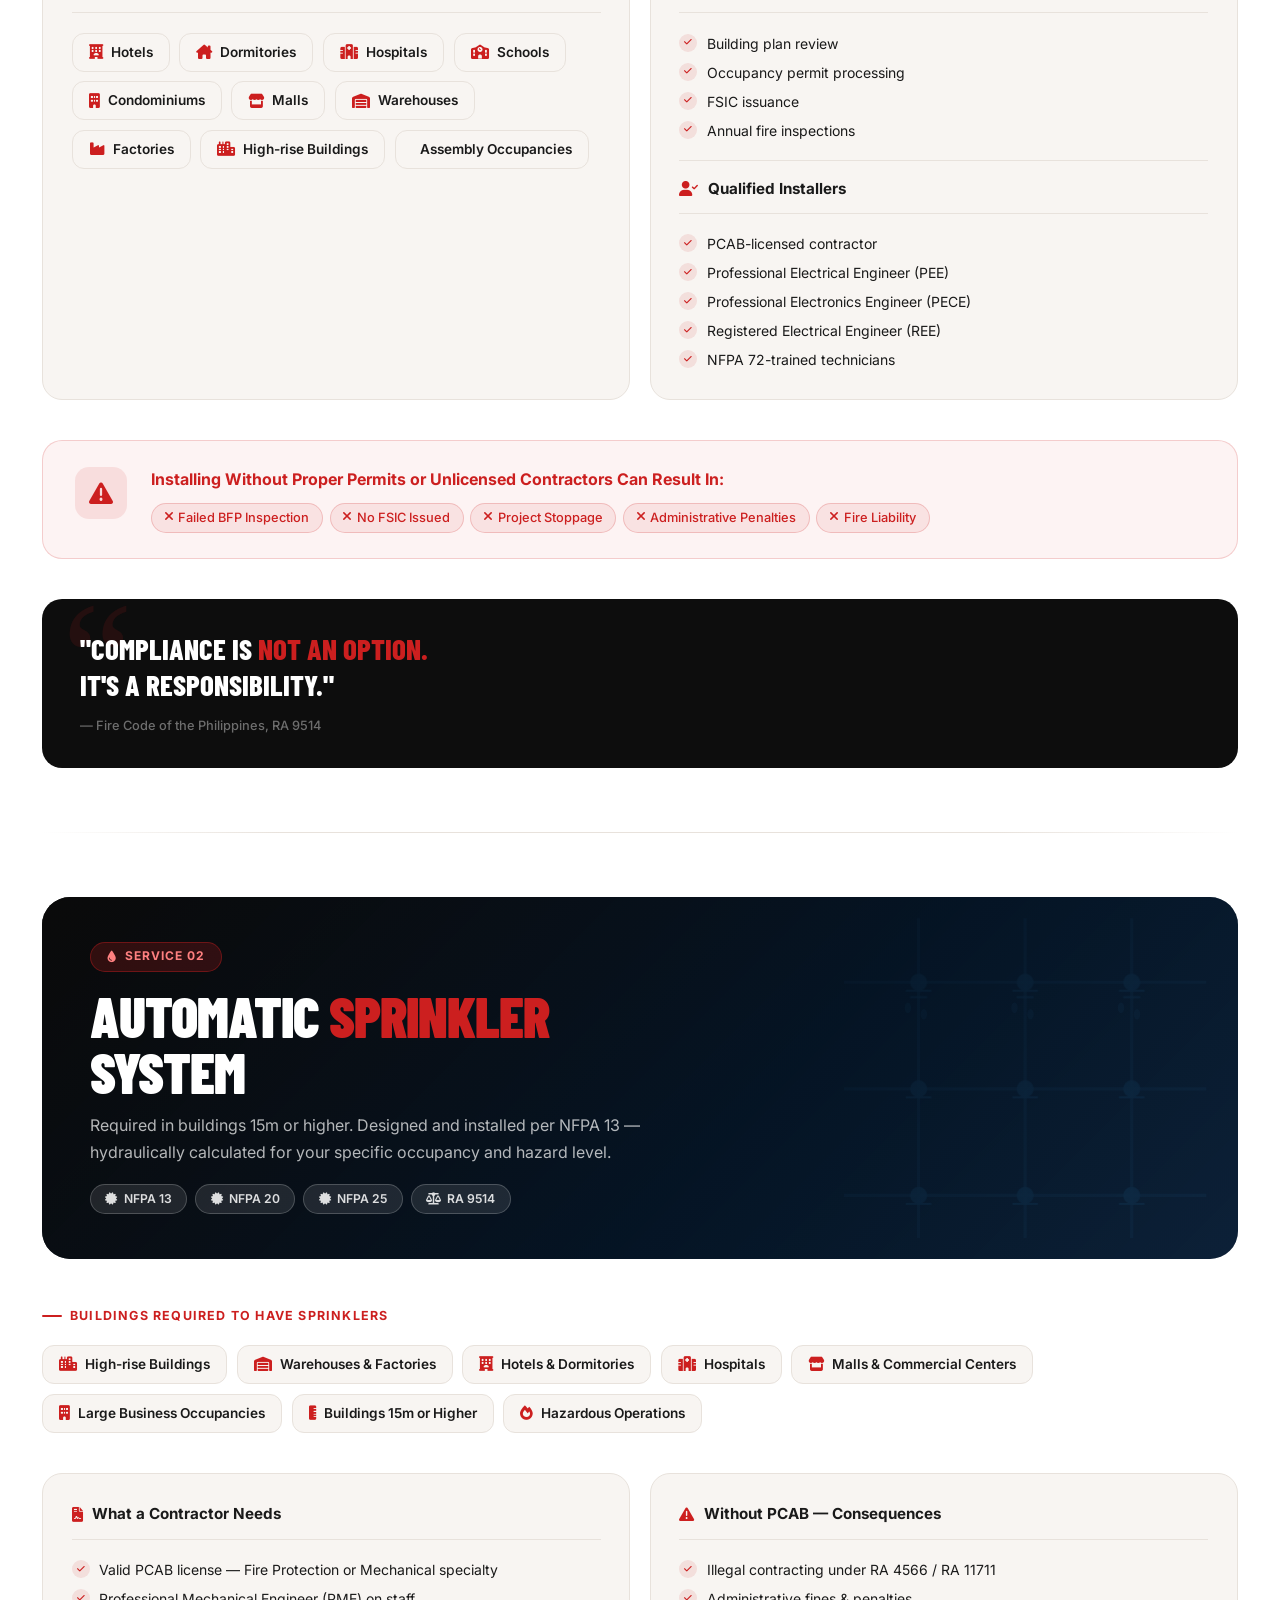
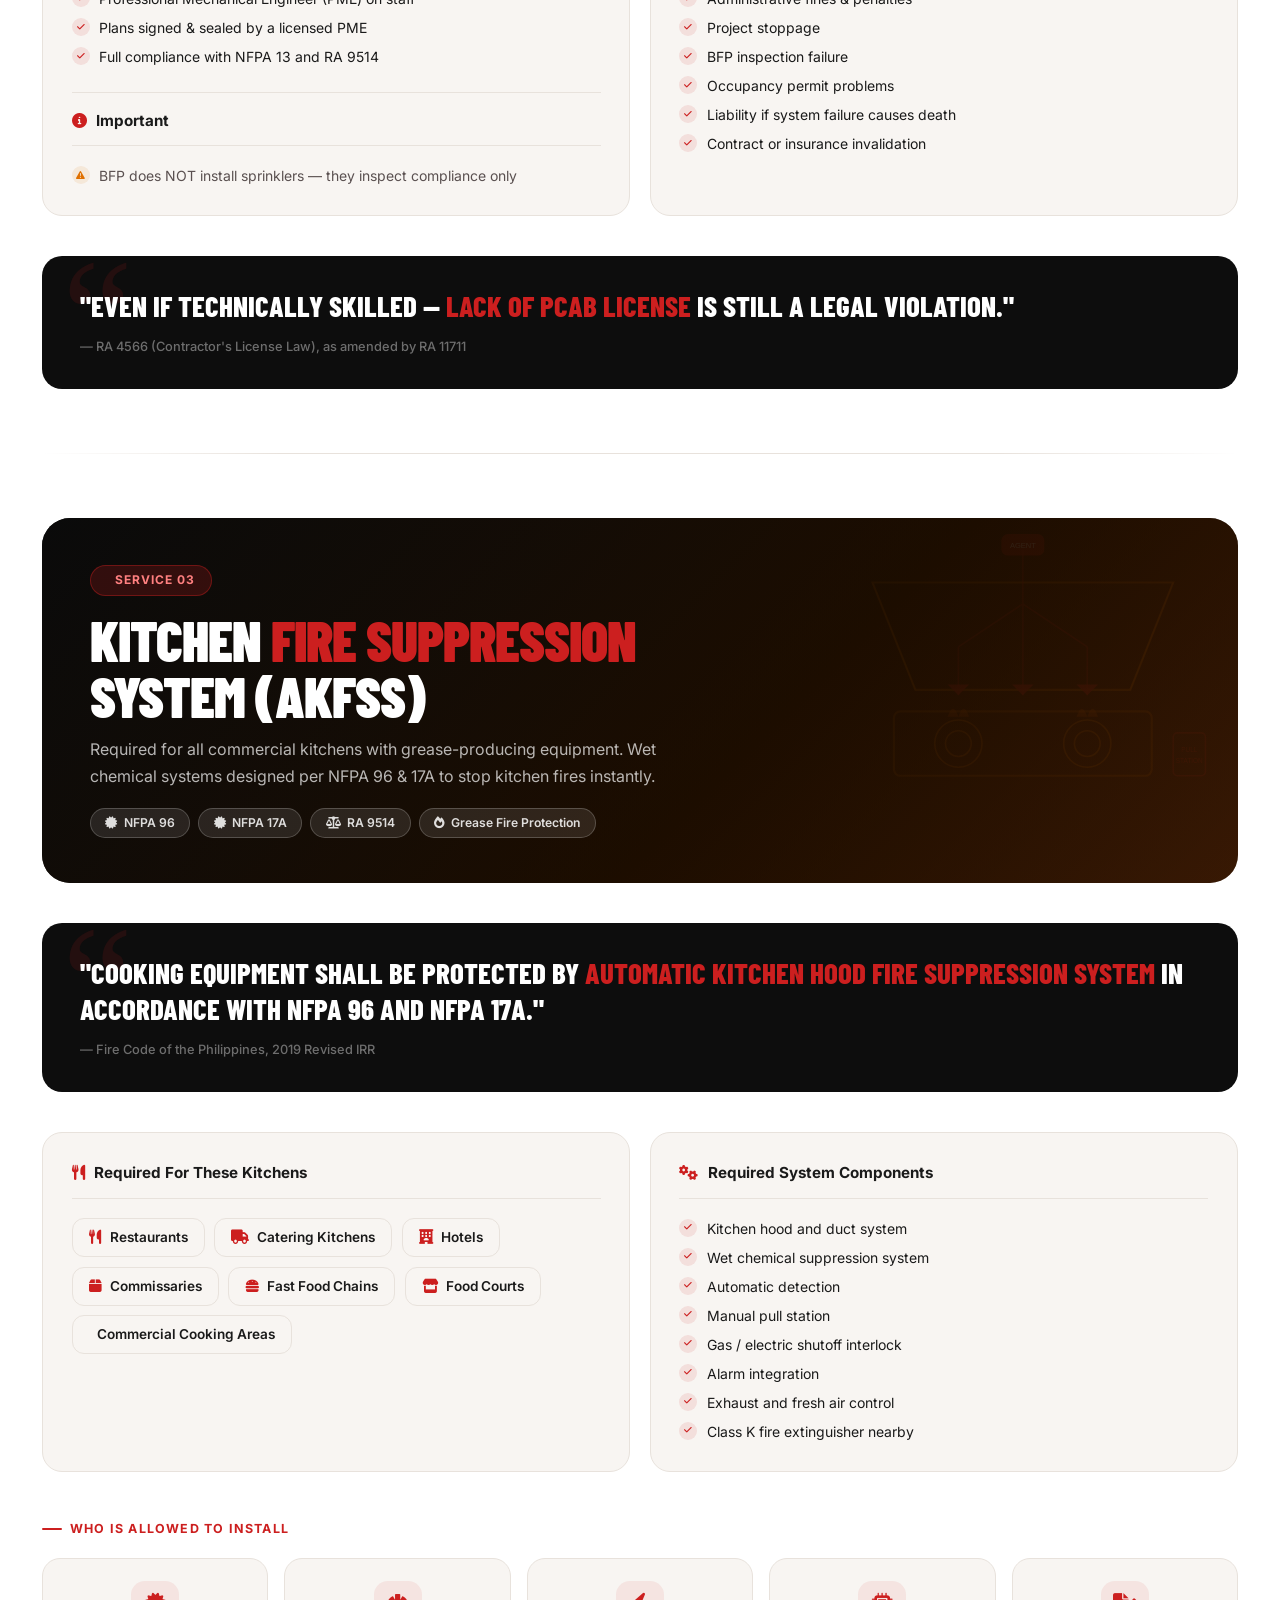
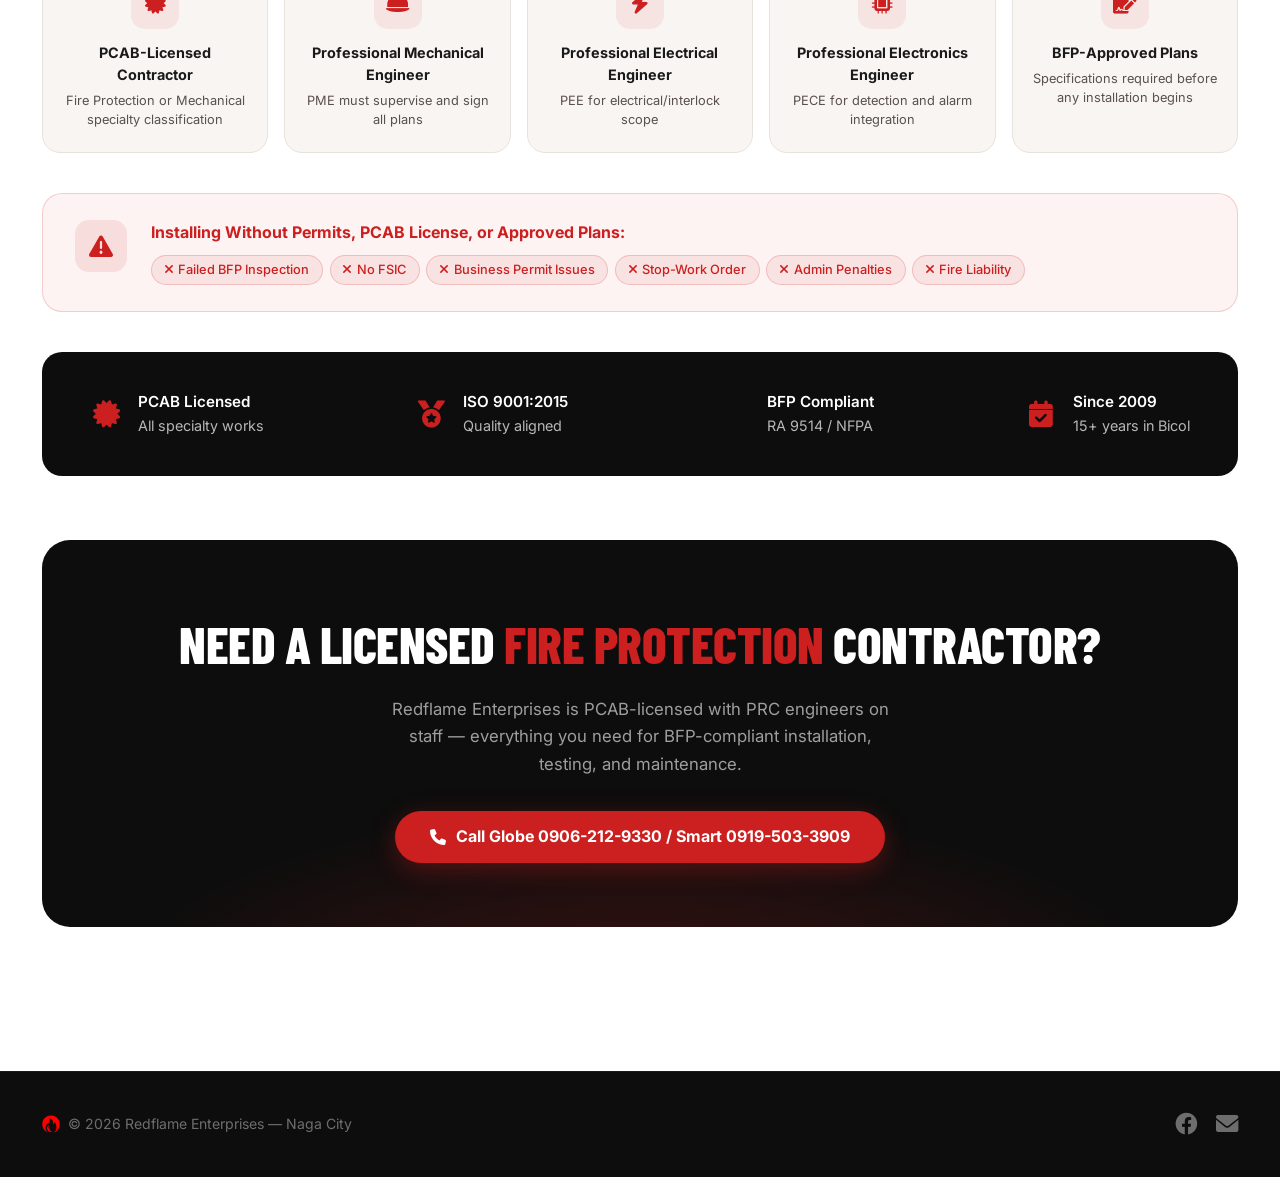
<file: services.html>
<!DOCTYPE html>
<html lang="en">
<head>
  <meta charset="UTF-8" />
  <meta name="viewport" content="width=device-width, initial-scale=1.0" />
  <title>Services · Redflame Enterprises</title>
  <link rel="stylesheet" href="https://cdnjs.cloudflare.com/ajax/libs/font-awesome/6.0.0-beta3/css/all.min.css" />
  <link rel="stylesheet" href="style.css" />
  <style>

    /* ── SERVICE NAV TABS ── */
    .sticky-tabs {
      position: sticky;
      top: 68px;
      z-index: 90;
      background: rgba(255,255,255,0.96);
      backdrop-filter: blur(12px);
      border-bottom: 1px solid var(--border);
      padding: 0.7rem 0;
    }
    .tab-row {
      display: flex;
      gap: 0.5rem;
      overflow-x: auto;
      scrollbar-width: none;
    }
    .tab-row::-webkit-scrollbar { display: none; }
    .tab-btn {
      display: inline-flex;
      align-items: center;
      gap: 0.5rem;
      padding: 0.55rem 1.3rem;
      border-radius: 100px;
      border: 1.5px solid var(--border);
      color: var(--muted);
      font-size: 0.88rem;
      font-weight: 600;
      text-decoration: none;
      white-space: nowrap;
      transition: all 0.2s;
    }
    .tab-btn:hover { border-color: var(--red); color: var(--red); background: rgba(204,31,31,0.04); }
    .tab-btn.active { border-color: var(--red); color: var(--white); background: var(--red); }

    /* ── VISUAL SERVICE HERO ── */
    .svc-hero {
      scroll-margin-top: 120px;
      position: relative;
      border-radius: 28px;
      overflow: hidden;
      margin-bottom: 2.5rem;
      min-height: 340px;
      display: flex;
      align-items: flex-end;
    }

    /* SVG illustration background per service */
    .svc-hero-bg {
      position: absolute;
      inset: 0;
      width: 100%;
      height: 100%;
      object-fit: cover;
    }

    .svc-hero-overlay {
      position: absolute;
      inset: 0;
      background: linear-gradient(135deg, rgba(10,10,10,0.92) 0%, rgba(10,10,10,0.6) 50%, rgba(180,20,20,0.35) 100%);
    }

    .svc-hero-content {
      position: relative;
      z-index: 2;
      padding: 2.8rem 3rem;
      width: 100%;
    }

    .svc-badge {
      display: inline-flex;
      align-items: center;
      gap: 0.5rem;
      background: rgba(204,31,31,0.2);
      border: 1px solid rgba(204,31,31,0.4);
      border-radius: 100px;
      padding: 0.3rem 1rem;
      font-size: 0.75rem;
      font-weight: 700;
      letter-spacing: 1px;
      text-transform: uppercase;
      color: #ff8080;
      margin-bottom: 1rem;
    }

    .svc-hero h2 {
      font-family: 'Barlow Condensed', sans-serif;
      font-size: clamp(2rem, 4.5vw, 3.5rem);
      font-weight: 900;
      text-transform: uppercase;
      color: var(--white);
      line-height: 1;
      letter-spacing: -1px;
      margin-bottom: 0.8rem;
    }
    .svc-hero h2 span { color: var(--red); }

    .svc-hero p {
      font-size: 1rem;
      color: rgba(255,255,255,0.7);
      max-width: 580px;
      line-height: 1.65;
      margin-bottom: 1.2rem;
    }

    .pill-row {
      display: flex;
      flex-wrap: wrap;
      gap: 0.5rem;
    }
    .pill {
      display: inline-flex;
      align-items: center;
      gap: 0.4rem;
      background: rgba(255,255,255,0.1);
      border: 1px solid rgba(255,255,255,0.2);
      border-radius: 100px;
      padding: 0.28rem 0.9rem;
      font-size: 0.76rem;
      font-weight: 600;
      color: rgba(255,255,255,0.85);
      white-space: nowrap;
    }

    /* ── ICON-GRID (requirements) ── */
    .icon-grid {
      display: grid;
      grid-template-columns: repeat(auto-fill, minmax(200px, 1fr));
      gap: 1rem;
      margin-bottom: 2.5rem;
    }
    .icon-card {
      background: var(--surface);
      border: 1px solid var(--border);
      border-radius: 18px;
      padding: 1.4rem 1.2rem;
      text-align: center;
      transition: border-color 0.2s, box-shadow 0.2s, transform 0.2s;
    }
    .icon-card:hover {
      border-color: rgba(204,31,31,0.4);
      box-shadow: 0 8px 24px rgba(204,31,31,0.08);
      transform: translateY(-3px);
    }
    .icon-card .ic {
      width: 48px; height: 48px;
      background: rgba(204,31,31,0.08);
      border-radius: 14px;
      display: flex; align-items: center; justify-content: center;
      font-size: 1.3rem; color: var(--red);
      margin: 0 auto 0.8rem;
    }
    .icon-card h4 { font-size: 0.9rem; font-weight: 700; color: var(--ink); margin-bottom: 0.3rem; }
    .icon-card p { font-size: 0.8rem; color: var(--muted); line-height: 1.5; }

    /* ── TWO-COL SPLIT ── */
    .split-grid {
      display: grid;
      grid-template-columns: 1fr 1fr;
      gap: 1.2rem;
      margin-bottom: 2.5rem;
    }

    /* ── INFO PANEL ── */
    .info-panel {
      background: var(--surface);
      border: 1px solid var(--border);
      border-radius: 20px;
      padding: 1.8rem;
    }
    .info-panel h4 {
      display: flex; align-items: center; gap: 0.6rem;
      font-size: 0.95rem; font-weight: 700; color: var(--ink);
      margin-bottom: 1.2rem;
      padding-bottom: 0.8rem;
      border-bottom: 1px solid var(--border);
    }
    .info-panel h4 i { color: var(--red); }

    .check-list { list-style: none; display: flex; flex-direction: column; gap: 0.5rem; }
    .check-list li {
      display: flex; align-items: flex-start; gap: 0.6rem;
      font-size: 0.875rem; color: var(--ink); line-height: 1.5;
    }
    .check-list li .ci {
      width: 18px; height: 18px; border-radius: 50%;
      background: rgba(204,31,31,0.1);
      display: flex; align-items: center; justify-content: center;
      flex-shrink: 0; margin-top: 1px;
      font-size: 0.55rem; color: var(--red);
    }
    .check-list li.warn .ci { background: rgba(230,120,0,0.1); color: #e07000; }
    .check-list li.warn { color: var(--muted); }

    /* ── BUILDING CHIPS ── */
    .chip-grid {
      display: flex;
      flex-wrap: wrap;
      gap: 0.6rem;
      margin-bottom: 2.5rem;
    }
    .chip {
      display: inline-flex;
      align-items: center;
      gap: 0.5rem;
      padding: 0.5rem 1rem;
      background: var(--surface);
      border: 1.5px solid var(--border);
      border-radius: 12px;
      font-size: 0.85rem;
      font-weight: 600;
      color: var(--ink);
      transition: all 0.2s;
    }
    .chip:hover { border-color: var(--red); color: var(--red); background: rgba(204,31,31,0.04); }
    .chip i { color: var(--red); font-size: 0.9rem; }

    /* ── WARNING STRIP ── */
    .warn-strip {
      background: rgba(204,31,31,0.05);
      border: 1.5px solid rgba(204,31,31,0.18);
      border-radius: 20px;
      padding: 1.6rem 2rem;
      margin-bottom: 2.5rem;
      display: grid;
      grid-template-columns: auto 1fr;
      gap: 1.5rem;
      align-items: flex-start;
    }
    .warn-strip .warn-icon {
      width: 52px; height: 52px;
      background: rgba(204,31,31,0.1);
      border-radius: 14px;
      display: flex; align-items: center; justify-content: center;
      font-size: 1.5rem; color: var(--red);
      flex-shrink: 0;
    }
    .warn-strip h4 { font-size: 1rem; font-weight: 700; color: var(--red); margin-bottom: 0.7rem; }
    .warn-strip .badge-row { display: flex; flex-wrap: wrap; gap: 0.4rem; }
    .warn-badge {
      display: inline-flex; align-items: center; gap: 0.35rem;
      background: rgba(204,31,31,0.08);
      border: 1px solid rgba(204,31,31,0.2);
      border-radius: 100px;
      padding: 0.25rem 0.8rem;
      font-size: 0.8rem; font-weight: 500; color: var(--red);
    }

    /* ── QUOTE CALLOUT ── */
    .callout {
      background: var(--black);
      border-radius: 20px;
      padding: 2rem 2.4rem;
      margin-bottom: 2.5rem;
      position: relative;
      overflow: hidden;
    }
    .callout::before {
      content: '\201C';
      position: absolute;
      top: -20px; left: 20px;
      font-size: 10rem;
      color: rgba(204,31,31,0.12);
      font-family: Georgia, serif;
      line-height: 1;
      pointer-events: none;
    }
    .callout p {
      font-family: 'Barlow Condensed', sans-serif;
      font-size: clamp(1.3rem, 2.5vw, 1.8rem);
      font-weight: 800;
      text-transform: uppercase;
      color: var(--white);
      line-height: 1.25;
      position: relative; z-index: 1;
    }
    .callout p span { color: var(--red); }
    .callout cite {
      display: block;
      margin-top: 0.8rem;
      font-size: 0.8rem;
      color: rgba(255,255,255,0.4);
      font-style: normal;
      font-weight: 500;
      position: relative; z-index: 1;
    }

    /* ── COMPONENTS VISUAL ── */
    .components-grid {
      display: grid;
      grid-template-columns: repeat(auto-fill, minmax(160px, 1fr));
      gap: 0.8rem;
      margin-bottom: 2.5rem;
    }
    .comp-card {
      background: var(--surface);
      border: 1px solid var(--border);
      border-radius: 16px;
      padding: 1.2rem 1rem;
      text-align: center;
      font-size: 0.82rem;
      font-weight: 600;
      color: var(--ink);
      transition: all 0.2s;
    }
    .comp-card:hover { border-color: var(--red); color: var(--red); }
    .comp-card i { display: block; font-size: 1.6rem; color: var(--red); margin-bottom: 0.6rem; }

    /* ── SERVICE DIVIDER ── */
    .svc-sep {
      border: none;
      height: 1px;
      background: linear-gradient(to right, transparent, var(--border) 20%, var(--border) 80%, transparent);
      margin: 4rem 0;
    }

    /* ── INLINE SVG BACKGROUNDS ── */
    .bg-fdas { background: linear-gradient(135deg, #0d0d0d 0%, #1a0505 60%, #2a0a0a 100%); }
    .bg-sprinkler { background: linear-gradient(135deg, #0d0d0d 0%, #051520 60%, #0a1525 100%); }
    .bg-kitchen { background: linear-gradient(135deg, #0d0d0d 0%, #1a0a00 60%, #251205 100%); }

    /* Decorative SVG element inside hero */
    .hero-deco {
      position: absolute;
      right: 0; top: 0;
      height: 100%;
      opacity: 0.18;
      pointer-events: none;
    }

    @media (max-width: 900px) {
      .split-grid { grid-template-columns: 1fr; }
      .svc-hero-content { padding: 2rem 1.8rem; }
    }
    @media (max-width: 600px) {
      .svc-hero { min-height: 260px; border-radius: 20px; }
      .warn-strip { grid-template-columns: 1fr; }
      .icon-grid { grid-template-columns: 1fr 1fr; }
      .components-grid { grid-template-columns: 1fr 1fr; }
    }
  </style>
</head>
<body>

<!-- ── NAVBAR ── -->
<nav class="navbar">
  <div class="container">
    <div class="navbar-inner">
      <a href="index.html" class="logo"><img src="logo.png" alt="Redflame Enterprises"></a>
      <div class="nav-links">
        <a href="index.html">Home</a>
        <a href="services.html" class="active">Services</a>
        <a href="design.html">Design</a>
        <a href="products.html">Products</a>
        <a href="installation.html">Installation</a>
        <a href="testing.html">Testing</a>
        <a href="maintenance.html">Maintenance</a>
        <a href="tel:09062129330" class="nav-cta"><i class="fas fa-phone"></i> Contact</a>
      </div>
      <button class="hamburger" id="hamburger" aria-label="Menu"><span></span><span></span><span></span></button>
    </div>
  </div>
  <div class="mobile-menu" id="mobile-menu">
    <a href="index.html">Home</a>
    <a href="services.html" class="active">Services</a>
    <a href="design.html">Design</a>
    <a href="products.html">Products</a>
    <a href="installation.html">Installation</a>
    <a href="testing.html">Testing</a>
    <a href="maintenance.html">Maintenance</a>
    <a href="tel:09062129330" class="nav-cta"><i class="fas fa-phone"></i> Call Now</a>
  </div>
</nav>

<!-- ── PAGE HERO ── -->
<section class="page-hero">
  <div class="container">
    <div class="page-hero-inner">
      <div class="hero-eyebrow"><i class="fas fa-shield-halved"></i> PCAB Licensed · BFP Compliant · NFPA Certified</div>
      <h1>Fire Protection<br><span class="red">Services</span></h1>
      <p>Fully licensed, code-compliant fire protection for every building in the Bicol Region — from detection to suppression.</p>
      <div class="page-hero-actions">
        <a href="tel:09062129330" class="btn-primary"><i class="fas fa-phone"></i> Get a Free Consultation</a>
        <a href="index.html" class="btn-ghost"><i class="fas fa-arrow-left"></i> Back to Home</a>
      </div>
    </div>
  </div>
</section>

<!-- ── STICKY TABS ── -->
<div class="sticky-tabs">
  <div class="container">
    <div class="tab-row">
      <a href="#fdas" class="tab-btn active"><i class="fas fa-bell"></i> FDAS</a>
      <a href="#sprinkler" class="tab-btn"><i class="fas fa-droplet"></i> Sprinkler System</a>
      <a href="#kitchen" class="tab-btn"><i class="fas fa-fire-burner"></i> Kitchen Suppression</a>
      <a href="standpipe.html" class="tab-btn"><i class="fas fa-pipe-section"></i> Standpipe Systems</a>
    </div>
  </div>
</div>

<section class="section">
<div class="container">

<!-- ════════════════════════════════════════
     SERVICE 1 — FDAS
════════════════════════════════════════ -->
<div id="fdas" style="scroll-margin-top:130px; margin-bottom: 1rem;">

  <!-- Visual hero card -->
  <div class="svc-hero bg-fdas reveal">
    <!-- Decorative SVG -->
    <svg class="hero-deco" viewBox="0 0 400 340" xmlns="http://www.w3.org/2000/svg">
      <!-- Circuit-board style lines suggesting alarm wiring -->
      <g stroke="#cc1f1f" stroke-width="1.5" fill="none" opacity="0.7">
        <line x1="60" y1="30" x2="60" y2="310"/>
        <line x1="60" y1="30" x2="340" y2="30"/>
        <line x1="340" y1="30" x2="340" y2="180"/>
        <line x1="60" y1="100" x2="200" y2="100"/>
        <line x1="200" y1="100" x2="200" y2="200"/>
        <line x1="200" y1="200" x2="340" y2="200"/>
        <line x1="60" y1="200" x2="130" y2="200"/>
        <line x1="130" y1="200" x2="130" y2="280"/>
        <line x1="130" y1="280" x2="280" y2="280"/>
        <line x1="280" y1="200" x2="280" y2="280"/>
      </g>
      <!-- Detector nodes -->
      <g fill="#cc1f1f" opacity="0.9">
        <circle cx="60" cy="30" r="6"/>
        <circle cx="340" cy="30" r="6"/>
        <circle cx="60" cy="100" r="6"/>
        <circle cx="200" cy="100" r="6"/>
        <circle cx="340" cy="200" r="6"/>
        <circle cx="200" cy="200" r="6"/>
        <circle cx="130" cy="200" r="6"/>
        <circle cx="280" cy="200" r="6"/>
        <circle cx="130" cy="280" r="6"/>
        <circle cx="280" cy="280" r="6"/>
        <circle cx="60" cy="200" r="6"/>
      </g>
      <!-- FACP box -->
      <rect x="20" y="150" width="80" height="100" rx="8" fill="none" stroke="#cc1f1f" stroke-width="2" opacity="0.5"/>
      <text x="60" y="206" text-anchor="middle" fill="#cc1f1f" font-size="9" opacity="0.7" font-family="Arial">FACP</text>
      <!-- Smoke detector icons -->
      <g opacity="0.6">
        <circle cx="200" cy="100" r="14" fill="none" stroke="#cc1f1f" stroke-width="1.5"/>
        <circle cx="200" cy="100" r="7" fill="#cc1f1f" opacity="0.4"/>
        <circle cx="340" cy="30" r="14" fill="none" stroke="#cc1f1f" stroke-width="1.5"/>
        <circle cx="340" cy="30" r="7" fill="#cc1f1f" opacity="0.4"/>
        <circle cx="280" cy="280" r="14" fill="none" stroke="#cc1f1f" stroke-width="1.5"/>
        <circle cx="280" cy="280" r="7" fill="#cc1f1f" opacity="0.4"/>
      </g>
      <!-- Bell icon suggestion -->
      <g transform="translate(290,160)" opacity="0.5">
        <path d="M20 5 Q20 0 25 0 Q30 0 30 5 L30 20 Q38 22 38 30 L12 30 Q12 22 20 20 Z" fill="#cc1f1f"/>
        <rect x="22" y="30" width="6" height="4" rx="2" fill="#cc1f1f"/>
      </g>
    </svg>
    <div class="svc-hero-overlay"></div>
    <div class="svc-hero-content">
      <div class="svc-badge"><i class="fas fa-bell"></i> Service 01</div>
      <h2>FDAS — <span>Fire Detection</span><br>&amp; Alarm System</h2>
      <p>An automatic system that detects early signs of fire, alerts occupants, and notifies the fire brigade — before it's too late.</p>
      <div class="pill-row">
        <span class="pill"><i class="fas fa-certificate"></i> NFPA 72</span>
        <span class="pill"><i class="fas fa-scale-balanced"></i> RA 9514</span>
        <span class="pill"><i class="fas fa-file-lines"></i> 2019 Revised IRR</span>
        <span class="pill"><i class="fas fa-shield-halved"></i> BFP Enforced</span>
      </div>
    </div>
  </div>

  <!-- What it needs: icon grid -->
  <div class="reveal">
    <div class="section-eyebrow" style="margin-bottom:1.2rem;">Key System Requirements</div>
    <div class="icon-grid">
      <div class="icon-card"><div class="ic"><i class="fas fa-microchip"></i></div><h4>Automatic Detection</h4><p>Smoke &amp; heat detectors throughout the building</p></div>
      <div class="icon-card"><div class="ic"><i class="fas fa-volume-high"></i></div><h4>Audible &amp; Visible Alarms</h4><p>Horns, strobes &amp; notification appliances</p></div>
      <div class="icon-card"><div class="ic"><i class="fas fa-hand-pointer"></i></div><h4>Manual Pull Stations</h4><p>Strategically placed break-glass call points</p></div>
      <div class="icon-card"><div class="ic"><i class="fas fa-server"></i></div><h4>Fire Alarm Control Panel</h4><p>Central FACP with zone supervision</p></div>
      <div class="icon-card"><div class="ic"><i class="fas fa-tower-broadcast"></i></div><h4>Emergency Notification</h4><p>Automatic alert to fire responders</p></div>
      <div class="icon-card"><div class="ic"><i class="fas fa-link"></i></div><h4>Suppression Integration</h4><p>Ties into sprinkler &amp; suppression systems</p></div>
    </div>
  </div>

  <!-- Buildings + BFP side by side -->
  <div class="split-grid reveal">
    <div class="info-panel">
      <h4><i class="fas fa-building"></i> Buildings Required to Have FDAS</h4>
      <div class="chip-grid" style="margin-bottom:0;">
        <span class="chip"><i class="fas fa-hotel"></i> Hotels</span>
        <span class="chip"><i class="fas fa-house-chimney"></i> Dormitories</span>
        <span class="chip"><i class="fas fa-hospital"></i> Hospitals</span>
        <span class="chip"><i class="fas fa-school"></i> Schools</span>
        <span class="chip"><i class="fas fa-building"></i> Condominiums</span>
        <span class="chip"><i class="fas fa-store"></i> Malls</span>
        <span class="chip"><i class="fas fa-warehouse"></i> Warehouses</span>
        <span class="chip"><i class="fas fa-industry"></i> Factories</span>
        <span class="chip"><i class="fas fa-city"></i> High-rise Buildings</span>
        <span class="chip"><i class="fas fa-people-group"></i> Assembly Occupancies</span>
      </div>
    </div>
    <div class="info-panel">
      <h4><i class="fas fa-shield-halved"></i> When BFP Enforces FDAS</h4>
      <ul class="check-list" style="margin-bottom:1.2rem;">
        <li><div class="ci"><i class="fas fa-check"></i></div> Building plan review</li>
        <li><div class="ci"><i class="fas fa-check"></i></div> Occupancy permit processing</li>
        <li><div class="ci"><i class="fas fa-check"></i></div> FSIC issuance</li>
        <li><div class="ci"><i class="fas fa-check"></i></div> Annual fire inspections</li>
      </ul>
      <h4 style="border-top:1px solid var(--border); padding-top:1rem;"><i class="fas fa-user-check"></i> Qualified Installers</h4>
      <ul class="check-list">
        <li><div class="ci"><i class="fas fa-check"></i></div> PCAB-licensed contractor</li>
        <li><div class="ci"><i class="fas fa-check"></i></div> Professional Electrical Engineer (PEE)</li>
        <li><div class="ci"><i class="fas fa-check"></i></div> Professional Electronics Engineer (PECE)</li>
        <li><div class="ci"><i class="fas fa-check"></i></div> Registered Electrical Engineer (REE)</li>
        <li><div class="ci"><i class="fas fa-check"></i></div> NFPA 72-trained technicians</li>
      </ul>
    </div>
  </div>

  <!-- Warning strip -->
  <div class="warn-strip reveal">
    <div class="warn-icon"><i class="fas fa-triangle-exclamation"></i></div>
    <div>
      <h4>Installing Without Proper Permits or Unlicensed Contractors Can Result In:</h4>
      <div class="badge-row">
        <span class="warn-badge"><i class="fas fa-xmark"></i> Failed BFP Inspection</span>
        <span class="warn-badge"><i class="fas fa-xmark"></i> No FSIC Issued</span>
        <span class="warn-badge"><i class="fas fa-xmark"></i> Project Stoppage</span>
        <span class="warn-badge"><i class="fas fa-xmark"></i> Administrative Penalties</span>
        <span class="warn-badge"><i class="fas fa-xmark"></i> Fire Liability</span>
      </div>
    </div>
  </div>

  <!-- Quote -->
  <div class="callout reveal">
    <p>"Compliance is <span>not an option.</span><br>It's a responsibility."</p>
    <cite>— Fire Code of the Philippines, RA 9514</cite>
  </div>

</div>

<hr class="svc-sep">

<!-- ════════════════════════════════════════
     SERVICE 2 — SPRINKLER
════════════════════════════════════════ -->
<div id="sprinkler" style="scroll-margin-top:130px; margin-bottom: 1rem;">

  <div class="svc-hero bg-sprinkler reveal">
    <!-- Decorative sprinkler layout SVG -->
    <svg class="hero-deco" viewBox="0 0 400 340" xmlns="http://www.w3.org/2000/svg">
      <!-- Main pipe runs -->
      <g stroke="#3090cc" stroke-width="3" fill="none" opacity="0.5">
        <line x1="30" y1="80" x2="370" y2="80"/>
        <line x1="30" y1="180" x2="370" y2="180"/>
        <line x1="30" y1="280" x2="370" y2="280"/>
        <line x1="200" y1="20" x2="200" y2="320"/>
        <line x1="100" y1="20" x2="100" y2="320"/>
        <line x1="300" y1="20" x2="300" y2="320"/>
      </g>
      <!-- Sprinkler heads at intersections -->
      <g fill="#3090cc" opacity="0.8">
        <g transform="translate(100,80)"><circle r="8" fill="#3090cc"/><path d="M-12 8 L0 8 L12 8" stroke="#3090cc" stroke-width="2" fill="none"/><path d="M-8 14 L8 14" stroke="#3090cc" stroke-width="2" fill="none"/></g>
        <g transform="translate(200,80)"><circle r="8" fill="#3090cc"/><path d="M-12 8 L12 8" stroke="#3090cc" stroke-width="2" fill="none"/><path d="M-8 14 L8 14" stroke="#3090cc" stroke-width="2" fill="none"/></g>
        <g transform="translate(300,80)"><circle r="8" fill="#3090cc"/><path d="M-12 8 L12 8" stroke="#3090cc" stroke-width="2" fill="none"/><path d="M-8 14 L8 14" stroke="#3090cc" stroke-width="2" fill="none"/></g>
        <g transform="translate(100,180)"><circle r="8" fill="#3090cc"/><path d="M-12 8 L12 8" stroke="#3090cc" stroke-width="2" fill="none"/></g>
        <g transform="translate(200,180)"><circle r="8" fill="#3090cc"/><path d="M-12 8 L12 8" stroke="#3090cc" stroke-width="2" fill="none"/></g>
        <g transform="translate(300,180)"><circle r="8" fill="#3090cc"/><path d="M-12 8 L12 8" stroke="#3090cc" stroke-width="2" fill="none"/></g>
        <g transform="translate(100,280)"><circle r="8" fill="#3090cc"/><path d="M-12 8 L12 8" stroke="#3090cc" stroke-width="2" fill="none"/></g>
        <g transform="translate(200,280)"><circle r="8" fill="#3090cc"/><path d="M-12 8 L12 8" stroke="#3090cc" stroke-width="2" fill="none"/></g>
        <g transform="translate(300,280)"><circle r="8" fill="#3090cc"/><path d="M-12 8 L12 8" stroke="#3090cc" stroke-width="2" fill="none"/></g>
      </g>
      <!-- Water drops -->
      <g fill="#3090cc" opacity="0.5">
        <ellipse cx="90" cy="104" rx="3" ry="5"/>
        <ellipse cx="105" cy="110" rx="3" ry="5"/>
        <ellipse cx="190" cy="104" rx="3" ry="5"/>
        <ellipse cx="205" cy="110" rx="3" ry="5"/>
        <ellipse cx="290" cy="104" rx="3" ry="5"/>
        <ellipse cx="305" cy="110" rx="3" ry="5"/>
      </g>
    </svg>
    <div class="svc-hero-overlay" style="background: linear-gradient(135deg, rgba(10,10,10,0.92) 0%, rgba(5,20,40,0.6) 60%, rgba(20,60,100,0.3) 100%);"></div>
    <div class="svc-hero-content">
      <div class="svc-badge"><i class="fas fa-droplet"></i> Service 02</div>
      <h2>Automatic <span>Sprinkler</span><br>System</h2>
      <p>Required in buildings 15m or higher. Designed and installed per NFPA 13 — hydraulically calculated for your specific occupancy and hazard level.</p>
      <div class="pill-row">
        <span class="pill"><i class="fas fa-certificate"></i> NFPA 13</span>
        <span class="pill"><i class="fas fa-certificate"></i> NFPA 20</span>
        <span class="pill"><i class="fas fa-certificate"></i> NFPA 25</span>
        <span class="pill"><i class="fas fa-scale-balanced"></i> RA 9514</span>
      </div>
    </div>
  </div>

  <!-- Buildings required -->
  <div class="reveal">
    <div class="section-eyebrow" style="margin-bottom:1.2rem;">Buildings Required to Have Sprinklers</div>
    <div class="chip-grid">
      <span class="chip"><i class="fas fa-city"></i> High-rise Buildings</span>
      <span class="chip"><i class="fas fa-warehouse"></i> Warehouses &amp; Factories</span>
      <span class="chip"><i class="fas fa-hotel"></i> Hotels &amp; Dormitories</span>
      <span class="chip"><i class="fas fa-hospital"></i> Hospitals</span>
      <span class="chip"><i class="fas fa-store"></i> Malls &amp; Commercial Centers</span>
      <span class="chip"><i class="fas fa-building"></i> Large Business Occupancies</span>
      <span class="chip"><i class="fas fa-ruler-vertical"></i> Buildings 15m or Higher</span>
      <span class="chip"><i class="fas fa-fire"></i> Hazardous Operations</span>
    </div>
  </div>

  <!-- What's needed + who can install -->
  <div class="split-grid reveal">
    <div class="info-panel">
      <h4><i class="fas fa-file-contract"></i> What a Contractor Needs</h4>
      <ul class="check-list">
        <li><div class="ci"><i class="fas fa-check"></i></div> Valid PCAB license — Fire Protection or Mechanical specialty</li>
        <li><div class="ci"><i class="fas fa-check"></i></div> Professional Mechanical Engineer (PME) on staff</li>
        <li><div class="ci"><i class="fas fa-check"></i></div> Plans signed &amp; sealed by a licensed PME</li>
        <li><div class="ci"><i class="fas fa-check"></i></div> Full compliance with NFPA 13 and RA 9514</li>
      </ul>
      <br>
      <h4 style="border-top:1px solid var(--border); padding-top:1rem;"><i class="fas fa-circle-info"></i> Important</h4>
      <ul class="check-list">
        <li class="warn"><div class="ci" style="background:rgba(230,120,0,0.1); color:#e07000;"><i class="fas fa-triangle-exclamation"></i></div> BFP does NOT install sprinklers — they inspect compliance only</li>
      </ul>
    </div>
    <div class="info-panel">
      <h4><i class="fas fa-triangle-exclamation"></i> Without PCAB — Consequences</h4>
      <ul class="check-list">
        <li><div class="ci"><i class="fas fa-check"></i></div> Illegal contracting under RA 4566 / RA 11711</li>
        <li><div class="ci"><i class="fas fa-check"></i></div> Administrative fines &amp; penalties</li>
        <li><div class="ci"><i class="fas fa-check"></i></div> Project stoppage</li>
        <li><div class="ci"><i class="fas fa-check"></i></div> BFP inspection failure</li>
        <li><div class="ci"><i class="fas fa-check"></i></div> Occupancy permit problems</li>
        <li><div class="ci"><i class="fas fa-check"></i></div> Liability if system failure causes death</li>
        <li><div class="ci"><i class="fas fa-check"></i></div> Contract or insurance invalidation</li>
      </ul>
    </div>
  </div>

  <div class="callout reveal">
    <p>"Even if technically skilled — <span>lack of PCAB license</span> is still a legal violation."</p>
    <cite>— RA 4566 (Contractor's License Law), as amended by RA 11711</cite>
  </div>

</div>

<hr class="svc-sep">

<!-- ════════════════════════════════════════
     SERVICE 3 — KITCHEN SUPPRESSION
════════════════════════════════════════ -->
<div id="kitchen" style="scroll-margin-top:130px; margin-bottom: 1rem;">

  <div class="svc-hero bg-kitchen reveal">
    <!-- Kitchen suppression SVG illustration -->
    <svg class="hero-deco" viewBox="0 0 400 340" xmlns="http://www.w3.org/2000/svg">
      <!-- Hood outline -->
      <path d="M60 60 L340 60 L300 160 L100 160 Z" fill="none" stroke="#ff8800" stroke-width="2" opacity="0.5"/>
      <!-- Hood interior lines -->
      <line x1="100" y1="160" x2="60" y2="60" stroke="#ff8800" stroke-width="1" opacity="0.3"/>
      <line x1="300" y1="160" x2="340" y2="60" stroke="#ff8800" stroke-width="1" opacity="0.3"/>
      <!-- Cooking surface -->
      <rect x="80" y="180" width="240" height="60" rx="6" fill="none" stroke="#ff8800" stroke-width="2" opacity="0.4"/>
      <!-- Burners -->
      <circle cx="140" cy="210" r="22" fill="none" stroke="#ff8800" stroke-width="1.5" opacity="0.5"/>
      <circle cx="140" cy="210" r="12" fill="none" stroke="#ff8800" stroke-width="1.5" opacity="0.5"/>
      <circle cx="260" cy="210" r="22" fill="none" stroke="#ff8800" stroke-width="1.5" opacity="0.5"/>
      <circle cx="260" cy="210" r="12" fill="none" stroke="#ff8800" stroke-width="1.5" opacity="0.5"/>
      <!-- Suppression nozzles -->
      <g fill="#cc1f1f" opacity="0.8">
        <polygon points="130,155 140,165 150,155" />
        <polygon points="190,155 200,165 210,155" />
        <polygon points="250,155 260,165 270,155" />
      </g>
      <!-- Nozzle lines to cylinder -->
      <g stroke="#cc1f1f" stroke-width="1.5" opacity="0.5">
        <line x1="140" y1="165" x2="140" y2="120"/>
        <line x1="200" y1="165" x2="200" y2="80"/>
        <line x1="260" y1="165" x2="260" y2="120"/>
        <line x1="140" y1="120" x2="200" y2="80"/>
        <line x1="260" y1="120" x2="200" y2="80"/>
        <line x1="200" y1="80" x2="200" y2="30"/>
      </g>
      <!-- Agent cylinder -->
      <rect x="180" y="15" width="40" height="20" rx="6" fill="#cc1f1f" opacity="0.7"/>
      <text x="200" y="28" text-anchor="middle" fill="white" font-size="7" font-family="Arial" opacity="0.9">AGENT</text>
      <!-- Flames (simplified) -->
      <g opacity="0.4">
        <path d="M130 185 Q135 170 140 185 Q145 170 150 185" fill="#ff6600" stroke="none"/>
        <path d="M250 185 Q255 170 260 185 Q265 170 270 185" fill="#ff6600" stroke="none"/>
      </g>
      <!-- Manual pull station -->
      <rect x="340" y="200" width="30" height="40" rx="4" fill="none" stroke="#cc1f1f" stroke-width="1.5" opacity="0.5"/>
      <text x="355" y="218" text-anchor="middle" fill="#cc1f1f" font-size="6" font-family="Arial" opacity="0.7">PULL</text>
      <text x="355" y="228" text-anchor="middle" fill="#cc1f1f" font-size="6" font-family="Arial" opacity="0.7">STATION</text>
    </svg>
    <div class="svc-hero-overlay" style="background: linear-gradient(135deg, rgba(10,10,10,0.92) 0%, rgba(30,15,0,0.6) 60%, rgba(100,40,0,0.3) 100%);"></div>
    <div class="svc-hero-content">
      <div class="svc-badge"><i class="fas fa-fire-burner"></i> Service 03</div>
      <h2>Kitchen <span>Fire Suppression</span><br>System (AKFSS)</h2>
      <p>Required for all commercial kitchens with grease-producing equipment. Wet chemical systems designed per NFPA 96 &amp; 17A to stop kitchen fires instantly.</p>
      <div class="pill-row">
        <span class="pill"><i class="fas fa-certificate"></i> NFPA 96</span>
        <span class="pill"><i class="fas fa-certificate"></i> NFPA 17A</span>
        <span class="pill"><i class="fas fa-scale-balanced"></i> RA 9514</span>
        <span class="pill"><i class="fas fa-fire"></i> Grease Fire Protection</span>
      </div>
    </div>
  </div>

  <!-- Law quote -->
  <div class="callout reveal">
    <p>"Cooking equipment shall be protected by <span>automatic kitchen hood fire suppression system</span> in accordance with NFPA 96 and NFPA 17A."</p>
    <cite>— Fire Code of the Philippines, 2019 Revised IRR</cite>
  </div>

  <!-- Required kitchens + components -->
  <div class="split-grid reveal">
    <div class="info-panel">
      <h4><i class="fas fa-utensils"></i> Required For These Kitchens</h4>
      <div class="chip-grid" style="margin-bottom:0;">
        <span class="chip"><i class="fas fa-utensils"></i> Restaurants</span>
        <span class="chip"><i class="fas fa-truck"></i> Catering Kitchens</span>
        <span class="chip"><i class="fas fa-hotel"></i> Hotels</span>
        <span class="chip"><i class="fas fa-box"></i> Commissaries</span>
        <span class="chip"><i class="fas fa-burger"></i> Fast Food Chains</span>
        <span class="chip"><i class="fas fa-store"></i> Food Courts</span>
        <span class="chip"><i class="fas fa-fire-burner"></i> Commercial Cooking Areas</span>
      </div>
    </div>
    <div class="info-panel">
      <h4><i class="fas fa-gears"></i> Required System Components</h4>
      <ul class="check-list">
        <li><div class="ci"><i class="fas fa-check"></i></div> Kitchen hood and duct system</li>
        <li><div class="ci"><i class="fas fa-check"></i></div> Wet chemical suppression system</li>
        <li><div class="ci"><i class="fas fa-check"></i></div> Automatic detection</li>
        <li><div class="ci"><i class="fas fa-check"></i></div> Manual pull station</li>
        <li><div class="ci"><i class="fas fa-check"></i></div> Gas / electric shutoff interlock</li>
        <li><div class="ci"><i class="fas fa-check"></i></div> Alarm integration</li>
        <li><div class="ci"><i class="fas fa-check"></i></div> Exhaust and fresh air control</li>
        <li><div class="ci"><i class="fas fa-check"></i></div> Class K fire extinguisher nearby</li>
      </ul>
    </div>
  </div>

  <!-- Who can install -->
  <div class="reveal">
    <div class="section-eyebrow" style="margin-bottom:1.2rem;">Who Is Allowed to Install</div>
    <div class="icon-grid">
      <div class="icon-card"><div class="ic"><i class="fas fa-certificate"></i></div><h4>PCAB-Licensed Contractor</h4><p>Fire Protection or Mechanical specialty classification</p></div>
      <div class="icon-card"><div class="ic"><i class="fas fa-hard-hat"></i></div><h4>Professional Mechanical Engineer</h4><p>PME must supervise and sign all plans</p></div>
      <div class="icon-card"><div class="ic"><i class="fas fa-bolt"></i></div><h4>Professional Electrical Engineer</h4><p>PEE for electrical/interlock scope</p></div>
      <div class="icon-card"><div class="ic"><i class="fas fa-microchip"></i></div><h4>Professional Electronics Engineer</h4><p>PECE for detection and alarm integration</p></div>
      <div class="icon-card"><div class="ic"><i class="fas fa-file-signature"></i></div><h4>BFP-Approved Plans</h4><p>Specifications required before any installation begins</p></div>
    </div>
  </div>

  <!-- Warning -->
  <div class="warn-strip reveal">
    <div class="warn-icon"><i class="fas fa-triangle-exclamation"></i></div>
    <div>
      <h4>Installing Without Permits, PCAB License, or Approved Plans:</h4>
      <div class="badge-row">
        <span class="warn-badge"><i class="fas fa-xmark"></i> Failed BFP Inspection</span>
        <span class="warn-badge"><i class="fas fa-xmark"></i> No FSIC</span>
        <span class="warn-badge"><i class="fas fa-xmark"></i> Business Permit Issues</span>
        <span class="warn-badge"><i class="fas fa-xmark"></i> Stop-Work Order</span>
        <span class="warn-badge"><i class="fas fa-xmark"></i> Admin Penalties</span>
        <span class="warn-badge"><i class="fas fa-xmark"></i> Fire Liability</span>
      </div>
    </div>
  </div>

</div><!-- end #kitchen -->

<!-- ── CREDENTIALS BAR ── -->
<div class="highlight-bar reveal">
  <div class="hi-item"><i class="fas fa-certificate"></i><div><strong>PCAB Licensed</strong> All specialty works</div></div>
  <div class="hi-item"><i class="fas fa-medal"></i><div><strong>ISO 9001:2015</strong> Quality aligned</div></div>
  <div class="hi-item"><i class="fas fa-shield-halved"></i><div><strong>BFP Compliant</strong> RA 9514 / NFPA</div></div>
  <div class="hi-item"><i class="fas fa-calendar-check"></i><div><strong>Since 2009</strong> 15+ years in Bicol</div></div>
</div>

<!-- ── CTA ── -->
<div class="cta-banner reveal">
  <h2>Need a Licensed <span class="red">Fire Protection</span> Contractor?</h2>
  <p>Redflame Enterprises is PCAB-licensed with PRC engineers on staff — everything you need for BFP-compliant installation, testing, and maintenance.</p>
  <a href="tel:09062129330" class="btn-primary"><i class="fas fa-phone"></i> Call Globe 0906-212-9330 / Smart 0919-503-3909</a>
</div>

</div><!-- container -->
</section>

<footer>
  <div class="container">
    <div class="footer-inner">
      <div class="footer-copy"><img src="icon.png" width="18" alt=""> &copy; 2026 Redflame Enterprises — Naga City</div>
      <div class="footer-socials">
        <a href="https://www.facebook.com/Redflame.Enterprises/" target="_blank" rel="noopener noreferrer"><i class="fab fa-facebook"></i></a>
        <a href="https://mail.google.com/mail/?view=cm&fs=1&to=redflameenterprises2009@gmail.com&su=Inquiry&body=Hello%20Redflame%20Enterprises,%0A%0AI%20would%20like%20to%20inquire%20about%20your%20services.%0A%0AName:%20%0AContact%20Number:%20%0ACompany:%20%0A%0AThank%20you." target="_blank" rel="noopener noreferrer"><i class="fas fa-envelope"></i></a>
      </div>
    </div>
  </div>
</footer>

<script src="main.js"></script>
<script>
  // Highlight active tab on scroll
  const sections = ['fdas','sprinkler','kitchen'];
  const tabs = document.querySelectorAll('.tab-btn');
  window.addEventListener('scroll', () => {
    let current = 'fdas';
    sections.forEach(id => {
      const el = document.getElementById(id);
      if (el && window.scrollY >= el.offsetTop - 160) current = id;
    });
    tabs.forEach(t => {
      t.classList.toggle('active', t.getAttribute('href') === '#' + current);
    });
  });
</script>
</body>
</html>
</file>
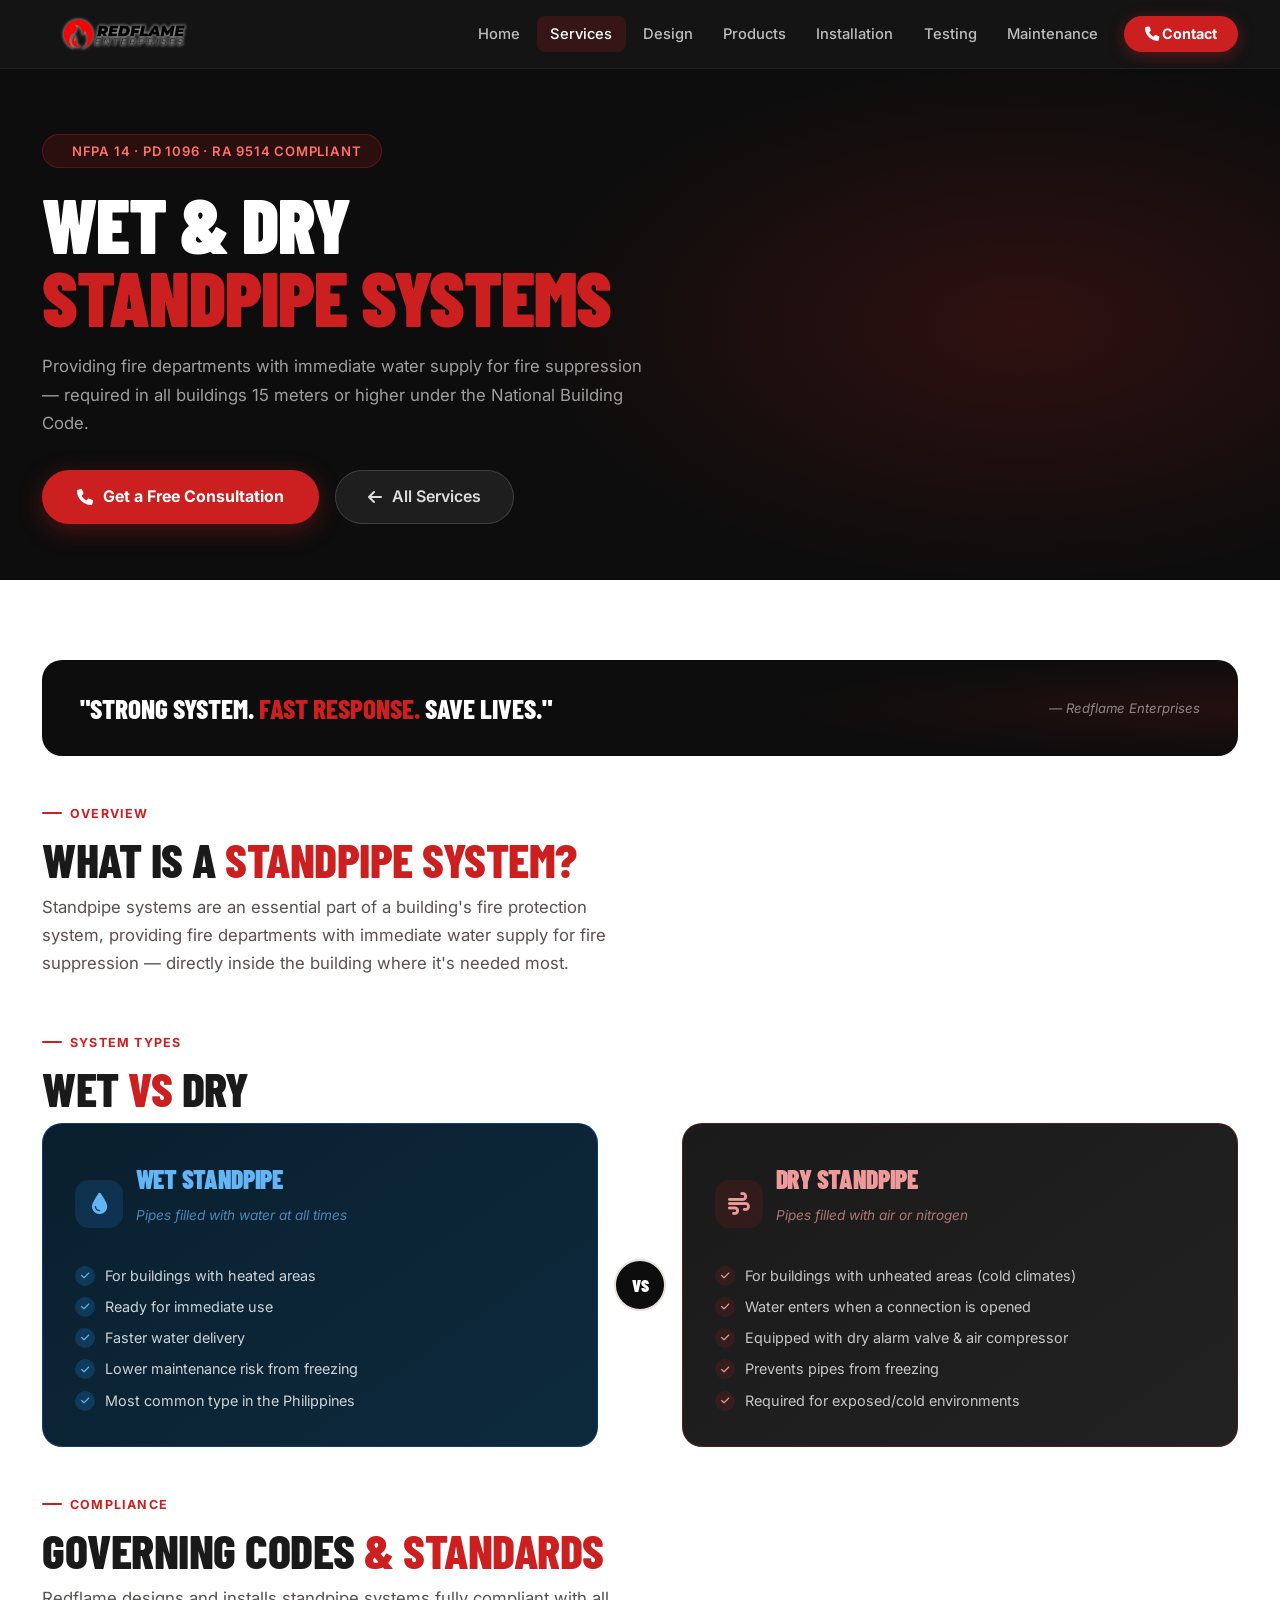
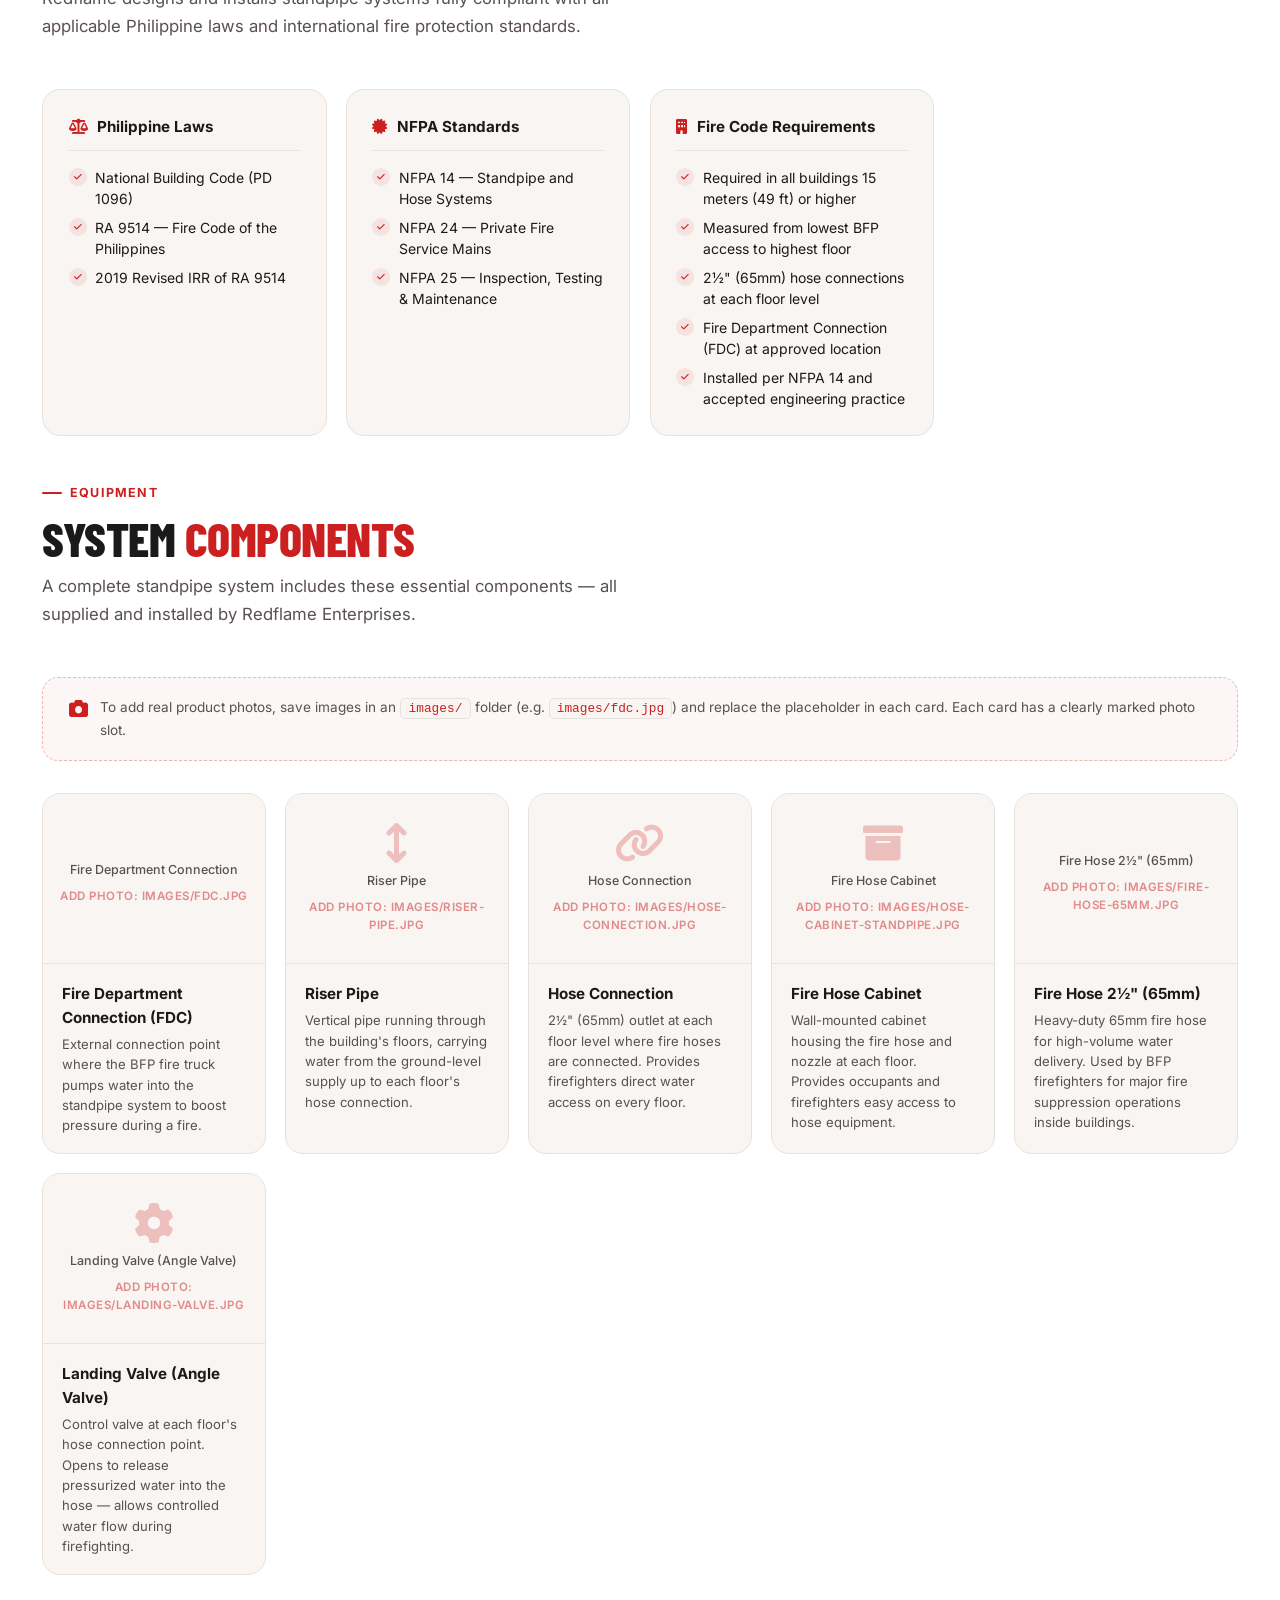
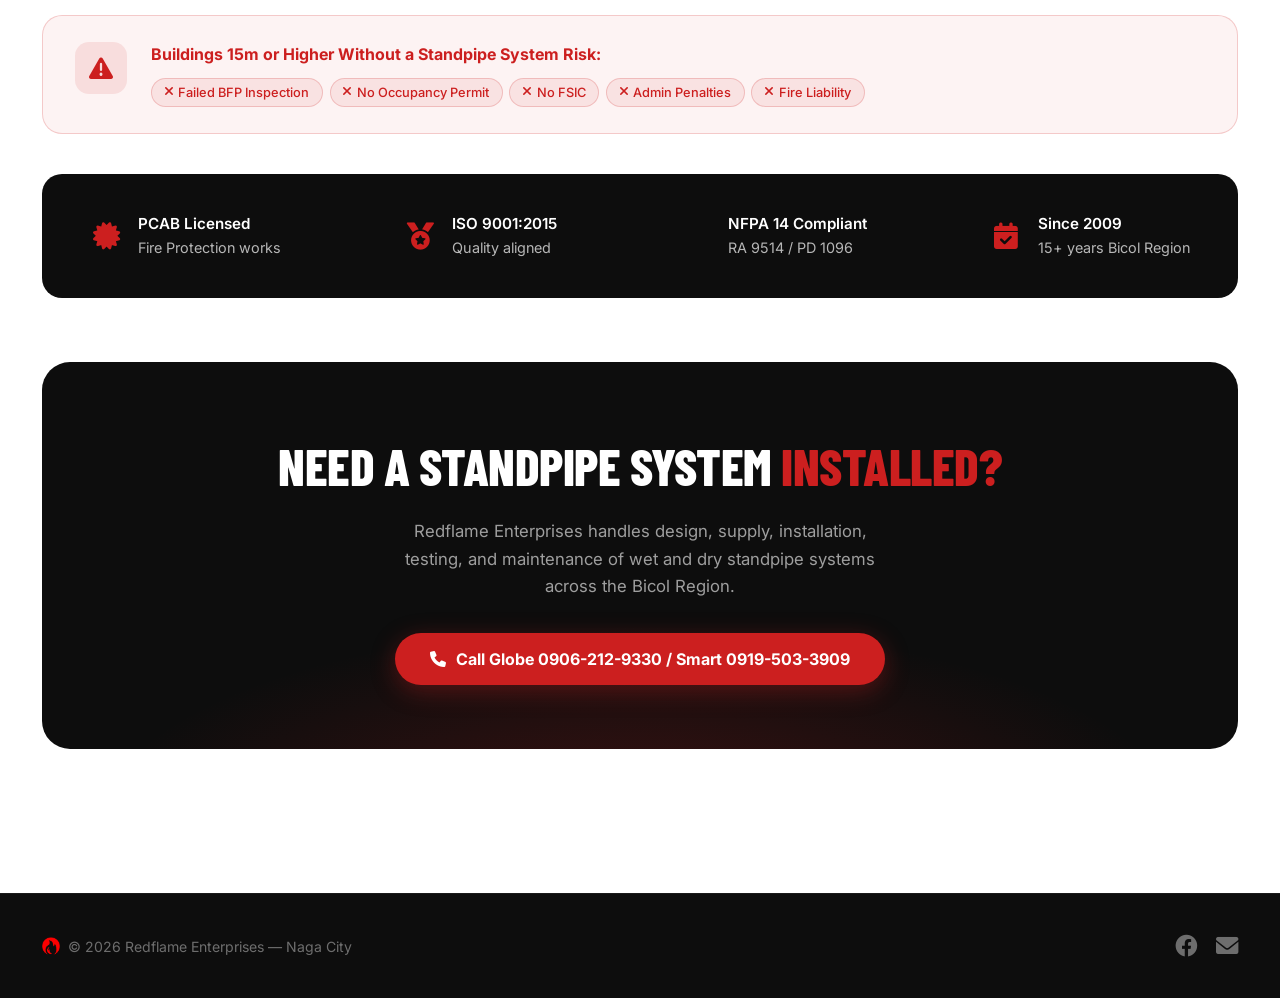
<file: standpipe.html>
<!DOCTYPE html>
<html lang="en">
<head>
  <meta charset="UTF-8" />
  <meta name="viewport" content="width=device-width, initial-scale=1.0" />
  <title>Standpipe Systems · Redflame Enterprises</title>
  <link rel="stylesheet" href="https://cdnjs.cloudflare.com/ajax/libs/font-awesome/6.0.0-beta3/css/all.min.css" />
  <link rel="stylesheet" href="style.css" />
  <style>

    /* ── WET vs DRY COMPARISON ── */
    .vs-grid {
      display: grid;
      grid-template-columns: 1fr auto 1fr;
      gap: 0;
      margin-bottom: 2.5rem;
      align-items: stretch;
    }

    .vs-card {
      border-radius: 20px;
      padding: 2.2rem 2rem;
      border: 1px solid var(--border);
    }

    .vs-card.wet {
      background: linear-gradient(145deg, #0a1f2e 0%, #0d2a3d 100%);
      border-color: rgba(21,101,192,0.4);
    }

    .vs-card.dry {
      background: linear-gradient(145deg, #1a1a1a 0%, #222 100%);
      border-color: rgba(204,31,31,0.3);
    }

    .vs-card h3 {
      font-family: 'Barlow Condensed', sans-serif;
      font-size: 1.6rem;
      font-weight: 900;
      text-transform: uppercase;
      letter-spacing: -0.3px;
      margin-bottom: 0.4rem;
    }

    .vs-card.wet h3 { color: #64b5f6; }
    .vs-card.dry h3 { color: #ef9a9a; }

    .vs-card .vs-sub {
      font-size: 0.85rem;
      margin-bottom: 1.4rem;
      font-style: italic;
    }
    .vs-card.wet .vs-sub { color: rgba(100,181,246,0.7); }
    .vs-card.dry .vs-sub { color: rgba(239,154,154,0.7); }

    .vs-list { list-style: none; display: flex; flex-direction: column; gap: 0.6rem; }
    .vs-list li {
      display: flex;
      align-items: flex-start;
      gap: 0.6rem;
      font-size: 0.9rem;
      line-height: 1.5;
    }
    .vs-card.wet .vs-list li { color: rgba(255,255,255,0.8); }
    .vs-card.dry .vs-list li { color: rgba(255,255,255,0.75); }

    .vs-list li .vi {
      width: 20px; height: 20px;
      border-radius: 50%;
      display: flex; align-items: center; justify-content: center;
      font-size: 0.6rem;
      flex-shrink: 0; margin-top: 1px;
    }
    .vs-card.wet .vi { background: rgba(33,150,243,0.2); color: #64b5f6; }
    .vs-card.dry .vi { background: rgba(204,31,31,0.15); color: #ef9a9a; }

    /* VS badge in center */
    .vs-divider {
      display: flex;
      align-items: center;
      justify-content: center;
      padding: 0 1rem;
    }

    .vs-badge-circle {
      width: 52px;
      height: 52px;
      background: var(--black);
      border: 2px solid var(--border);
      border-radius: 50%;
      display: flex;
      align-items: center;
      justify-content: center;
      font-family: 'Barlow Condensed', sans-serif;
      font-size: 1.1rem;
      font-weight: 900;
      color: var(--white);
      flex-shrink: 0;
    }

    /* ── COMPONENTS PHOTO GRID ── */
    .comp-photo-grid {
      display: grid;
      grid-template-columns: repeat(auto-fill, minmax(220px, 1fr));
      gap: 1.2rem;
      margin-bottom: 2.5rem;
    }

    .comp-photo-card {
      background: var(--surface);
      border: 1px solid var(--border);
      border-radius: 18px;
      overflow: hidden;
      transition: border-color 0.25s, box-shadow 0.25s, transform 0.25s;
    }
    .comp-photo-card:hover {
      border-color: rgba(204,31,31,0.4);
      box-shadow: 0 10px 30px rgba(204,31,31,0.08);
      transform: translateY(-4px);
    }

    /* Photo slot */
    .comp-photo-slot {
      height: 170px;
      background: var(--surface);
      display: flex;
      align-items: center;
      justify-content: center;
      position: relative;
      overflow: hidden;
      border-bottom: 1px solid var(--border);
    }

    .comp-photo-slot img.real-photo {
      position: absolute;
      inset: 0;
      width: 100%;
      height: 100%;
      object-fit: cover;
    }

    /* Placeholder label for photo slots */
    .photo-placeholder {
      display: flex;
      flex-direction: column;
      align-items: center;
      gap: 0.5rem;
      color: var(--muted);
      font-size: 0.78rem;
      font-weight: 500;
      text-align: center;
      padding: 1rem;
    }
    .photo-placeholder i { font-size: 2.5rem; color: rgba(204,31,31,0.25); }
    .photo-placeholder span { color: rgba(204,31,31,0.5); font-size: 0.72rem; font-weight: 600; text-transform: uppercase; letter-spacing: 0.5px; }

    .comp-photo-body {
      padding: 1.1rem 1.2rem;
    }
    .comp-photo-body h4 {
      font-size: 0.95rem;
      font-weight: 700;
      color: var(--ink);
      margin-bottom: 0.3rem;
    }
    .comp-photo-body p {
      font-size: 0.82rem;
      color: var(--muted);
      line-height: 1.55;
    }

    /* ── CODE / REQUIREMENT CARDS ── */
    .req-grid {
      display: grid;
      grid-template-columns: repeat(auto-fill, minmax(260px, 1fr));
      gap: 1.2rem;
      margin-bottom: 2.5rem;
    }

    .req-card {
      background: var(--surface);
      border: 1px solid var(--border);
      border-radius: 18px;
      padding: 1.6rem;
      transition: border-color 0.2s, box-shadow 0.2s;
    }
    .req-card:hover {
      border-color: rgba(204,31,31,0.3);
      box-shadow: 0 8px 24px rgba(204,31,31,0.07);
    }

    .req-card h4 {
      display: flex;
      align-items: center;
      gap: 0.6rem;
      font-size: 0.95rem;
      font-weight: 700;
      color: var(--ink);
      margin-bottom: 1rem;
      padding-bottom: 0.7rem;
      border-bottom: 1px solid var(--border);
    }
    .req-card h4 i { color: var(--red); }

    .req-list { list-style: none; display: flex; flex-direction: column; gap: 0.5rem; }
    .req-list li {
      display: flex;
      align-items: flex-start;
      gap: 0.55rem;
      font-size: 0.875rem;
      color: var(--ink);
      line-height: 1.5;
    }
    .req-list li .ri {
      width: 18px; height: 18px;
      background: rgba(204,31,31,0.08);
      border-radius: 50%;
      display: flex; align-items: center; justify-content: center;
      font-size: 0.55rem; color: var(--red);
      flex-shrink: 0; margin-top: 1px;
    }

    /* ── WARN STRIP ── */
    .warn-strip {
      background: rgba(204,31,31,0.05);
      border: 1.5px solid rgba(204,31,31,0.2);
      border-radius: 20px;
      padding: 1.6rem 2rem;
      margin-bottom: 2.5rem;
      display: grid;
      grid-template-columns: auto 1fr;
      gap: 1.5rem;
      align-items: flex-start;
    }
    .warn-strip .warn-icon {
      width: 52px; height: 52px;
      background: rgba(204,31,31,0.1);
      border-radius: 14px;
      display: flex; align-items: center; justify-content: center;
      font-size: 1.5rem; color: var(--red); flex-shrink: 0;
    }
    .warn-strip h4 { font-size: 1rem; font-weight: 700; color: var(--red); margin-bottom: 0.7rem; }
    .warn-strip .badge-row { display: flex; flex-wrap: wrap; gap: 0.4rem; }
    .warn-badge {
      display: inline-flex; align-items: center; gap: 0.35rem;
      background: rgba(204,31,31,0.08); border: 1px solid rgba(204,31,31,0.2);
      border-radius: 100px; padding: 0.25rem 0.8rem;
      font-size: 0.8rem; font-weight: 500; color: var(--red);
    }

    /* Photo guide note */
    .photo-guide {
      background: rgba(204,31,31,0.04);
      border: 1.5px dashed rgba(204,31,31,0.3);
      border-radius: 16px;
      padding: 1.2rem 1.6rem;
      margin-bottom: 2rem;
      display: flex;
      align-items: flex-start;
      gap: 0.8rem;
    }
    .photo-guide i { color: var(--red); font-size: 1.2rem; margin-top: 2px; flex-shrink: 0; }
    .photo-guide p { font-size: 0.85rem; color: var(--muted); line-height: 1.6; }
    .photo-guide code {
      background: var(--surface); border: 1px solid var(--border);
      border-radius: 5px; padding: 0.12rem 0.45rem;
      font-size: 0.8rem; color: var(--red); font-family: monospace;
    }

    @media (max-width: 860px) {
      .vs-grid { grid-template-columns: 1fr; gap: 1rem; }
      .vs-divider { padding: 0; }
      .vs-badge-circle { width: 44px; height: 44px; font-size: 0.9rem; }
    }
    @media (max-width: 600px) {
      .warn-strip { grid-template-columns: 1fr; }
      .comp-photo-grid { grid-template-columns: 1fr 1fr; }
    }
    @media (max-width: 400px) {
      .comp-photo-grid { grid-template-columns: 1fr; }
    }
  </style>
</head>
<body>

<!-- ── NAVBAR ── -->
<nav class="navbar">
  <div class="container">
    <div class="navbar-inner">
      <a href="index.html" class="logo"><img src="logo.png" alt="Redflame Enterprises"></a>
      <div class="nav-links">
        <a href="index.html">Home</a>
        <a href="services.html" class="active">Services</a>
        <a href="design.html">Design</a>
        <a href="products.html">Products</a>
        <a href="installation.html">Installation</a>
        <a href="testing.html">Testing</a>
        <a href="maintenance.html">Maintenance</a>
        <a href="tel:09062129330" class="nav-cta"><i class="fas fa-phone"></i> Contact</a>
      </div>
      <button class="hamburger" id="hamburger" aria-label="Menu"><span></span><span></span><span></span></button>
    </div>
  </div>
  <div class="mobile-menu" id="mobile-menu">
    <a href="index.html">Home</a>
    <a href="services.html" class="active">Services</a>
    <a href="design.html">Design</a>
    <a href="products.html">Products</a>
    <a href="installation.html">Installation</a>
    <a href="testing.html">Testing</a>
    <a href="maintenance.html">Maintenance</a>
    <a href="tel:09062129330" class="nav-cta"><i class="fas fa-phone"></i> Call Now</a>
  </div>
</nav>

<!-- ── PAGE HERO ── -->
<section class="page-hero">
  <div class="container">
    <div class="page-hero-inner">
      <div class="hero-eyebrow"><i class="fas fa-pipe-section"></i> NFPA 14 · PD 1096 · RA 9514 Compliant</div>
      <h1>Wet &amp; Dry<br><span class="red">Standpipe Systems</span></h1>
      <p>Providing fire departments with immediate water supply for fire suppression — required in all buildings 15 meters or higher under the National Building Code.</p>
      <div class="page-hero-actions">
        <a href="tel:09062129330" class="btn-primary"><i class="fas fa-phone"></i> Get a Free Consultation</a>
        <a href="services.html" class="btn-ghost"><i class="fas fa-arrow-left"></i> All Services</a>
      </div>
    </div>
  </div>
</section>

<section class="section">
<div class="container">

  <!-- ── INTRO CALLOUT ── -->
  <div class="callout reveal" style="margin-bottom:2.5rem; background:var(--black); border-radius:20px; padding:2rem 2.4rem; position:relative; overflow:hidden;">
    <div style="position:absolute; inset:0; background:radial-gradient(ellipse 60% 80% at 100% 50%, rgba(204,31,31,0.12) 0%, transparent 65%); pointer-events:none;"></div>
    <div style="position:relative; z-index:1; display:flex; align-items:center; gap:1.5rem; flex-wrap:wrap;">
      <div style="font-family:'Barlow Condensed',sans-serif; font-size:clamp(1.2rem,2.5vw,1.7rem); font-weight:800; text-transform:uppercase; color:var(--white); line-height:1.2; flex:1; min-width:220px;">
        "Strong System. <span style="color:var(--red);">Fast Response.</span> Save Lives."
      </div>
      <div style="color:rgba(255,255,255,0.5); font-size:0.82rem; font-style:italic; flex-shrink:0;">— Redflame Enterprises</div>
    </div>
  </div>

  <!-- ── WHAT IS A STANDPIPE ── -->
  <div class="reveal" style="margin-bottom:2.5rem;">
    <div class="section-eyebrow">Overview</div>
    <h2 class="section-heading">What Is a <span class="red">Standpipe System?</span></h2>
    <p class="section-sub">Standpipe systems are an essential part of a building's fire protection system, providing fire departments with immediate water supply for fire suppression — directly inside the building where it's needed most.</p>
  </div>

  <!-- ── WET VS DRY COMPARISON ── -->
  <div class="reveal" style="margin-bottom:0.5rem;">
    <div class="section-eyebrow">System Types</div>
    <h2 class="section-heading">Wet <span class="red">vs</span> Dry</h2>
  </div>

  <div class="vs-grid reveal">

    <!-- WET -->
    <div class="vs-card wet">
      <div style="display:flex; align-items:center; gap:0.8rem; margin-bottom:1rem;">
        <div style="width:48px; height:48px; border-radius:14px; background:rgba(33,150,243,0.15); display:flex; align-items:center; justify-content:center; font-size:1.4rem; color:#64b5f6; flex-shrink:0;">
          <i class="fas fa-droplet"></i>
        </div>
        <div>
          <h3>Wet Standpipe</h3>
          <div class="vs-sub">Pipes filled with water at all times</div>
        </div>
      </div>
      <ul class="vs-list">
        <li><div class="vi"><i class="fas fa-check"></i></div> For buildings with heated areas</li>
        <li><div class="vi"><i class="fas fa-check"></i></div> Ready for immediate use</li>
        <li><div class="vi"><i class="fas fa-check"></i></div> Faster water delivery</li>
        <li><div class="vi"><i class="fas fa-check"></i></div> Lower maintenance risk from freezing</li>
        <li><div class="vi"><i class="fas fa-check"></i></div> Most common type in the Philippines</li>
      </ul>
    </div>

    <!-- VS divider -->
    <div class="vs-divider">
      <div class="vs-badge-circle">VS</div>
    </div>

    <!-- DRY -->
    <div class="vs-card dry">
      <div style="display:flex; align-items:center; gap:0.8rem; margin-bottom:1rem;">
        <div style="width:48px; height:48px; border-radius:14px; background:rgba(204,31,31,0.12); display:flex; align-items:center; justify-content:center; font-size:1.4rem; color:#ef9a9a; flex-shrink:0;">
          <i class="fas fa-wind"></i>
        </div>
        <div>
          <h3>Dry Standpipe</h3>
          <div class="vs-sub">Pipes filled with air or nitrogen</div>
        </div>
      </div>
      <ul class="vs-list">
        <li><div class="vi"><i class="fas fa-check"></i></div> For buildings with unheated areas (cold climates)</li>
        <li><div class="vi"><i class="fas fa-check"></i></div> Water enters when a connection is opened</li>
        <li><div class="vi"><i class="fas fa-check"></i></div> Equipped with dry alarm valve &amp; air compressor</li>
        <li><div class="vi"><i class="fas fa-check"></i></div> Prevents pipes from freezing</li>
        <li><div class="vi"><i class="fas fa-check"></i></div> Required for exposed/cold environments</li>
      </ul>
    </div>

  </div>

  <!-- ── GOVERNING CODES ── -->
  <div class="reveal">
    <div class="section-eyebrow">Compliance</div>
    <h2 class="section-heading">Governing Codes <span class="red">&amp; Standards</span></h2>
    <p class="section-sub">Redflame designs and installs standpipe systems fully compliant with all applicable Philippine laws and international fire protection standards.</p>
  </div>

  <div class="req-grid reveal">
    <div class="req-card">
      <h4><i class="fas fa-scale-balanced"></i> Philippine Laws</h4>
      <ul class="req-list">
        <li><div class="ri"><i class="fas fa-check"></i></div> National Building Code (PD 1096)</li>
        <li><div class="ri"><i class="fas fa-check"></i></div> RA 9514 — Fire Code of the Philippines</li>
        <li><div class="ri"><i class="fas fa-check"></i></div> 2019 Revised IRR of RA 9514</li>
      </ul>
    </div>
    <div class="req-card">
      <h4><i class="fas fa-certificate"></i> NFPA Standards</h4>
      <ul class="req-list">
        <li><div class="ri"><i class="fas fa-check"></i></div> NFPA 14 — Standpipe and Hose Systems</li>
        <li><div class="ri"><i class="fas fa-check"></i></div> NFPA 24 — Private Fire Service Mains</li>
        <li><div class="ri"><i class="fas fa-check"></i></div> NFPA 25 — Inspection, Testing &amp; Maintenance</li>
      </ul>
    </div>
    <div class="req-card">
      <h4><i class="fas fa-building"></i> Fire Code Requirements</h4>
      <ul class="req-list">
        <li><div class="ri"><i class="fas fa-check"></i></div> Required in all buildings 15 meters (49 ft) or higher</li>
        <li><div class="ri"><i class="fas fa-check"></i></div> Measured from lowest BFP access to highest floor</li>
        <li><div class="ri"><i class="fas fa-check"></i></div> 2½" (65mm) hose connections at each floor level</li>
        <li><div class="ri"><i class="fas fa-check"></i></div> Fire Department Connection (FDC) at approved location</li>
        <li><div class="ri"><i class="fas fa-check"></i></div> Installed per NFPA 14 and accepted engineering practice</li>
      </ul>
    </div>
  </div>

  <!-- ── SYSTEM COMPONENTS ── -->
  <div class="reveal">
    <div class="section-eyebrow">Equipment</div>
    <h2 class="section-heading">System <span class="red">Components</span></h2>
    <p class="section-sub">A complete standpipe system includes these essential components — all supplied and installed by Redflame Enterprises.</p>
  </div>

  <!-- Photo guide note -->
  <div class="photo-guide reveal">
    <i class="fas fa-camera"></i>
    <p>To add real product photos, save images in an <code>images/</code> folder (e.g. <code>images/fdc.jpg</code>) and replace the placeholder in each card. Each card has a clearly marked photo slot.</p>
  </div>

  <div class="comp-photo-grid reveal">

    <!-- FDC -->
    <div class="comp-photo-card">
      <div class="comp-photo-slot">
        <!-- PHOTO SLOT: uncomment and set src to add a real photo -->
        <!-- <img class="real-photo" src="images/fdc.jpg" alt="Fire Department Connection"> -->
        <div class="photo-placeholder">
          <i class="fas fa-plug-circle-bolt"></i>
          <div>Fire Department Connection</div>
          <span>Add photo: images/fdc.jpg</span>
        </div>
      </div>
      <div class="comp-photo-body">
        <h4>Fire Department Connection (FDC)</h4>
        <p>External connection point where the BFP fire truck pumps water into the standpipe system to boost pressure during a fire.</p>
      </div>
    </div>

    <!-- Riser Pipe -->
    <div class="comp-photo-card">
      <div class="comp-photo-slot">
        <!-- <img class="real-photo" src="images/riser-pipe.jpg" alt="Riser Pipe"> -->
        <div class="photo-placeholder">
          <i class="fas fa-arrows-up-down"></i>
          <div>Riser Pipe</div>
          <span>Add photo: images/riser-pipe.jpg</span>
        </div>
      </div>
      <div class="comp-photo-body">
        <h4>Riser Pipe</h4>
        <p>Vertical pipe running through the building's floors, carrying water from the ground-level supply up to each floor's hose connection.</p>
      </div>
    </div>

    <!-- Hose Connection -->
    <div class="comp-photo-card">
      <div class="comp-photo-slot">
        <!-- <img class="real-photo" src="images/hose-connection.jpg" alt="Hose Connection"> -->
        <div class="photo-placeholder">
          <i class="fas fa-link"></i>
          <div>Hose Connection</div>
          <span>Add photo: images/hose-connection.jpg</span>
        </div>
      </div>
      <div class="comp-photo-body">
        <h4>Hose Connection</h4>
        <p>2½" (65mm) outlet at each floor level where fire hoses are connected. Provides firefighters direct water access on every floor.</p>
      </div>
    </div>

    <!-- Fire Hose Cabinet -->
    <div class="comp-photo-card">
      <div class="comp-photo-slot">
        <!-- <img class="real-photo" src="images/hose-cabinet-standpipe.jpg" alt="Fire Hose Cabinet"> -->
        <div class="photo-placeholder">
          <i class="fas fa-box-archive"></i>
          <div>Fire Hose Cabinet</div>
          <span>Add photo: images/hose-cabinet-standpipe.jpg</span>
        </div>
      </div>
      <div class="comp-photo-body">
        <h4>Fire Hose Cabinet</h4>
        <p>Wall-mounted cabinet housing the fire hose and nozzle at each floor. Provides occupants and firefighters easy access to hose equipment.</p>
      </div>
    </div>

    <!-- Fire Hose 2.5" -->
    <div class="comp-photo-card">
      <div class="comp-photo-slot">
        <!-- <img class="real-photo" src="images/fire-hose-65mm.jpg" alt="2.5 inch Fire Hose"> -->
        <div class="photo-placeholder">
          <i class="fas fa-circle-nodes"></i>
          <div>Fire Hose 2½" (65mm)</div>
          <span>Add photo: images/fire-hose-65mm.jpg</span>
        </div>
      </div>
      <div class="comp-photo-body">
        <h4>Fire Hose 2½" (65mm)</h4>
        <p>Heavy-duty 65mm fire hose for high-volume water delivery. Used by BFP firefighters for major fire suppression operations inside buildings.</p>
      </div>
    </div>

    <!-- Landing Valve -->
    <div class="comp-photo-card">
      <div class="comp-photo-slot">
        <!-- <img class="real-photo" src="images/landing-valve.jpg" alt="Landing Valve"> -->
        <div class="photo-placeholder">
          <i class="fas fa-gear"></i>
          <div>Landing Valve (Angle Valve)</div>
          <span>Add photo: images/landing-valve.jpg</span>
        </div>
      </div>
      <div class="comp-photo-body">
        <h4>Landing Valve (Angle Valve)</h4>
        <p>Control valve at each floor's hose connection point. Opens to release pressurized water into the hose — allows controlled water flow during firefighting.</p>
      </div>
    </div>

  </div>

  <!-- ── CONSEQUENCE STRIP ── -->
  <div class="warn-strip reveal">
    <div class="warn-icon"><i class="fas fa-triangle-exclamation"></i></div>
    <div>
      <h4>Buildings 15m or Higher Without a Standpipe System Risk:</h4>
      <div class="badge-row">
        <span class="warn-badge"><i class="fas fa-xmark"></i> Failed BFP Inspection</span>
        <span class="warn-badge"><i class="fas fa-xmark"></i> No Occupancy Permit</span>
        <span class="warn-badge"><i class="fas fa-xmark"></i> No FSIC</span>
        <span class="warn-badge"><i class="fas fa-xmark"></i> Admin Penalties</span>
        <span class="warn-badge"><i class="fas fa-xmark"></i> Fire Liability</span>
      </div>
    </div>
  </div>

  <!-- ── CREDENTIALS ── -->
  <div class="highlight-bar reveal">
    <div class="hi-item"><i class="fas fa-certificate"></i><div><strong>PCAB Licensed</strong> Fire Protection works</div></div>
    <div class="hi-item"><i class="fas fa-medal"></i><div><strong>ISO 9001:2015</strong> Quality aligned</div></div>
    <div class="hi-item"><i class="fas fa-shield-halved"></i><div><strong>NFPA 14 Compliant</strong> RA 9514 / PD 1096</div></div>
    <div class="hi-item"><i class="fas fa-calendar-check"></i><div><strong>Since 2009</strong> 15+ years Bicol Region</div></div>
  </div>

  <!-- ── CTA ── -->
  <div class="cta-banner reveal">
    <h2>Need a Standpipe System <span class="red">Installed?</span></h2>
    <p>Redflame Enterprises handles design, supply, installation, testing, and maintenance of wet and dry standpipe systems across the Bicol Region.</p>
    <a href="tel:09062129330" class="btn-primary"><i class="fas fa-phone"></i> Call Globe 0906-212-9330 / Smart 0919-503-3909</a>
  </div>

</div>
</section>

<footer>
  <div class="container">
    <div class="footer-inner">
      <div class="footer-copy"><img src="icon.png" width="18" alt=""> &copy; 2026 Redflame Enterprises — Naga City</div>
      <div class="footer-socials">
        <a href="https://www.facebook.com/Redflame.Enterprises/" target="_blank" rel="noopener noreferrer"><i class="fab fa-facebook"></i></a>
        <a href="https://mail.google.com/mail/?view=cm&fs=1&to=redflameenterprises2009@gmail.com&su=Inquiry%3A%20Standpipe%20System&body=Hello%20Redflame%20Enterprises%2C%0A%0AI%20would%20like%20to%20inquire%20about%20your%20Standpipe%20System%20services.%0A%0ABuilding%20type%3A%20%0ANumber%20of%20floors%3A%20%0ALocation%3A%20%0AContact%20number%3A%20%0A%0AThank%20you." target="_blank" rel="noopener noreferrer"><i class="fas fa-envelope"></i></a>
      </div>
    </div>
  </div>
</footer>

<script src="main.js"></script>
</body>
</html>
</file>
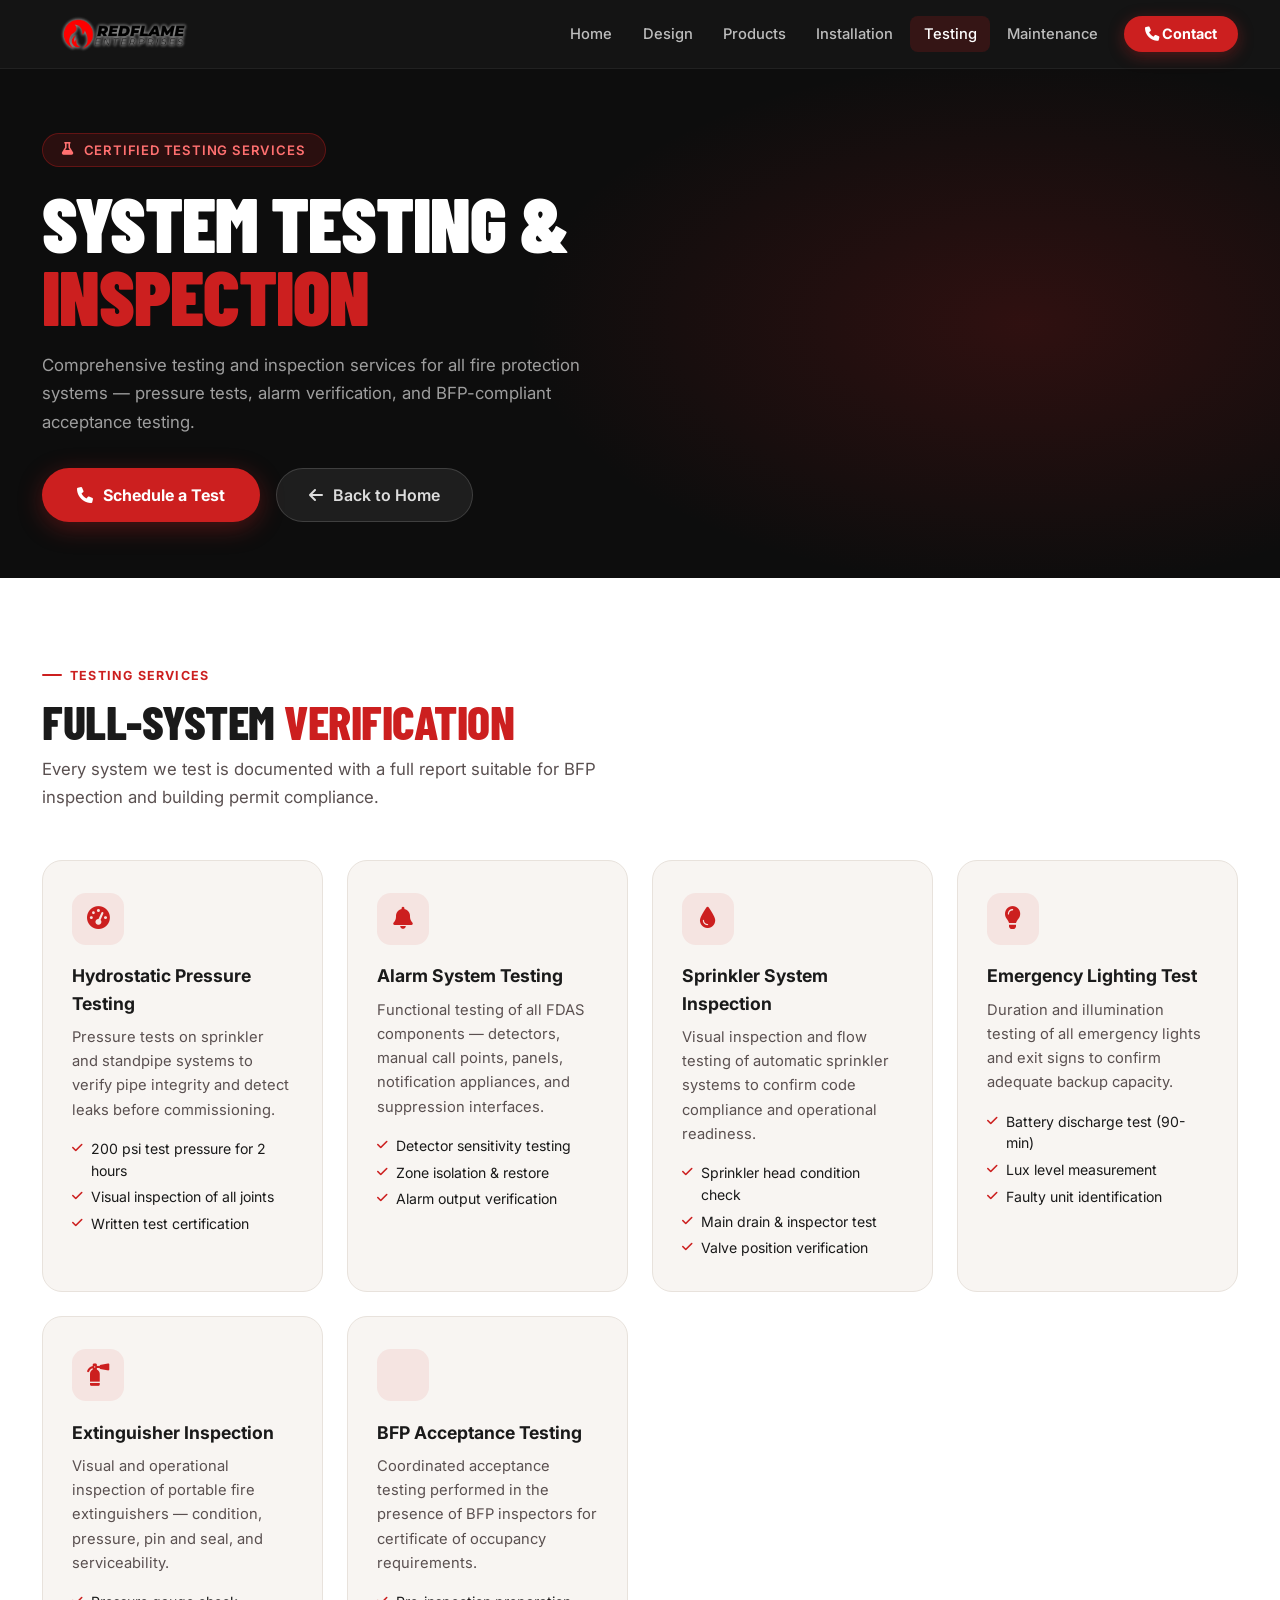
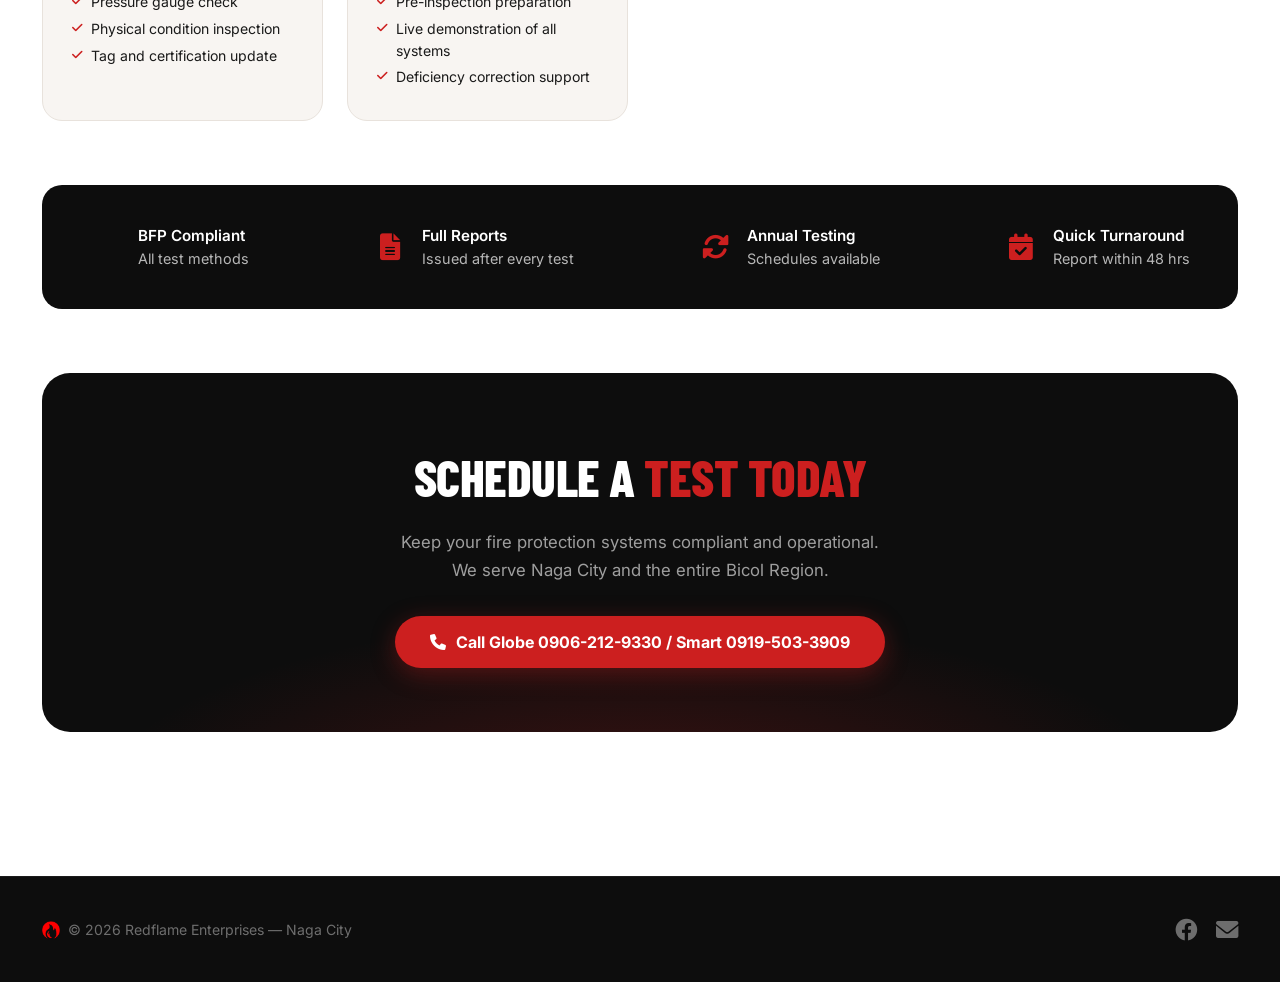
<file: testing.html>
<!DOCTYPE html>
<html lang="en">
<head>
  <meta charset="UTF-8" />
  <meta name="viewport" content="width=device-width, initial-scale=1.0" />
  <title>Testing · Redflame Enterprises</title>
  <link rel="stylesheet" href="https://cdnjs.cloudflare.com/ajax/libs/font-awesome/6.0.0-beta3/css/all.min.css" />
  <link rel="stylesheet" href="style.css" />
</head>
<body>
<nav class="navbar">
  <div class="container">
    <div class="navbar-inner">
      <a href="index.html" class="logo"><img src="logo.png" alt="Redflame Enterprises"></a>
      <div class="nav-links">
        <a href="index.html">Home</a><a href="design.html">Design</a><a href="products.html">Products</a><a href="installation.html">Installation</a><a href="testing.html" class="active">Testing</a><a href="maintenance.html">Maintenance</a>
        <a href="tel:09062129330" class="nav-cta"><i class="fas fa-phone"></i> Contact</a>
      </div>
      <button class="hamburger" id="hamburger" aria-label="Menu"><span></span><span></span><span></span></button>
    </div>
  </div>
  <div class="mobile-menu" id="mobile-menu">
    <a href="index.html">Home</a><a href="design.html">Design</a><a href="products.html">Products</a><a href="installation.html">Installation</a><a href="testing.html" class="active">Testing</a><a href="maintenance.html">Maintenance</a>
    <a href="tel:09062129330" class="nav-cta"><i class="fas fa-phone"></i> Call Now</a>
  </div>
</nav>

<section class="page-hero">
  <div class="container">
    <div class="page-hero-inner">
      <div class="hero-eyebrow"><i class="fas fa-flask"></i> Certified Testing Services</div>
      <h1>System Testing &amp;<br><span class="red">Inspection</span></h1>
      <p>Comprehensive testing and inspection services for all fire protection systems — pressure tests, alarm verification, and BFP-compliant acceptance testing.</p>
      <div class="page-hero-actions">
        <a href="tel:09062129330" class="btn-primary"><i class="fas fa-phone"></i> Schedule a Test</a>
        <a href="index.html" class="btn-ghost"><i class="fas fa-arrow-left"></i> Back to Home</a>
      </div>
    </div>
  </div>
</section>

<section class="section">
  <div class="container">
    <div class="reveal">
      <div class="section-eyebrow">Testing Services</div>
      <h2 class="section-heading">Full-System <span class="red">Verification</span></h2>
      <p class="section-sub">Every system we test is documented with a full report suitable for BFP inspection and building permit compliance.</p>
    </div>
    <div class="card-grid reveal">
      <div class="card"><div class="icon-wrap"><i class="fas fa-gauge-high"></i></div><h3>Hydrostatic Pressure Testing</h3><p>Pressure tests on sprinkler and standpipe systems to verify pipe integrity and detect leaks before commissioning.</p><ul><li><i class="fas fa-check"></i> 200 psi test pressure for 2 hours</li><li><i class="fas fa-check"></i> Visual inspection of all joints</li><li><i class="fas fa-check"></i> Written test certification</li></ul></div>
      <div class="card"><div class="icon-wrap"><i class="fas fa-bell"></i></div><h3>Alarm System Testing</h3><p>Functional testing of all FDAS components — detectors, manual call points, panels, notification appliances, and suppression interfaces.</p><ul><li><i class="fas fa-check"></i> Detector sensitivity testing</li><li><i class="fas fa-check"></i> Zone isolation &amp; restore</li><li><i class="fas fa-check"></i> Alarm output verification</li></ul></div>
      <div class="card"><div class="icon-wrap"><i class="fas fa-droplet"></i></div><h3>Sprinkler System Inspection</h3><p>Visual inspection and flow testing of automatic sprinkler systems to confirm code compliance and operational readiness.</p><ul><li><i class="fas fa-check"></i> Sprinkler head condition check</li><li><i class="fas fa-check"></i> Main drain &amp; inspector test</li><li><i class="fas fa-check"></i> Valve position verification</li></ul></div>
      <div class="card"><div class="icon-wrap"><i class="fas fa-lightbulb"></i></div><h3>Emergency Lighting Test</h3><p>Duration and illumination testing of all emergency lights and exit signs to confirm adequate backup capacity.</p><ul><li><i class="fas fa-check"></i> Battery discharge test (90-min)</li><li><i class="fas fa-check"></i> Lux level measurement</li><li><i class="fas fa-check"></i> Faulty unit identification</li></ul></div>
      <div class="card"><div class="icon-wrap"><i class="fas fa-fire-extinguisher"></i></div><h3>Extinguisher Inspection</h3><p>Visual and operational inspection of portable fire extinguishers — condition, pressure, pin and seal, and serviceability.</p><ul><li><i class="fas fa-check"></i> Pressure gauge check</li><li><i class="fas fa-check"></i> Physical condition inspection</li><li><i class="fas fa-check"></i> Tag and certification update</li></ul></div>
      <div class="card"><div class="icon-wrap"><i class="fas fa-file-circle-check"></i></div><h3>BFP Acceptance Testing</h3><p>Coordinated acceptance testing performed in the presence of BFP inspectors for certificate of occupancy requirements.</p><ul><li><i class="fas fa-check"></i> Pre-inspection preparation</li><li><i class="fas fa-check"></i> Live demonstration of all systems</li><li><i class="fas fa-check"></i> Deficiency correction support</li></ul></div>
    </div>

    <div class="highlight-bar reveal">
      <div class="hi-item"><i class="fas fa-shield-halved"></i><div><strong>BFP Compliant</strong> All test methods</div></div>
      <div class="hi-item"><i class="fas fa-file-lines"></i><div><strong>Full Reports</strong> Issued after every test</div></div>
      <div class="hi-item"><i class="fas fa-rotate"></i><div><strong>Annual Testing</strong> Schedules available</div></div>
      <div class="hi-item"><i class="fas fa-calendar-check"></i><div><strong>Quick Turnaround</strong> Report within 48 hrs</div></div>
    </div>

    <div class="cta-banner reveal">
      <h2>Schedule a <span class="red">Test Today</span></h2>
      <p>Keep your fire protection systems compliant and operational. We serve Naga City and the entire Bicol Region.</p>
      <a href="tel:09062129330" class="btn-primary"><i class="fas fa-phone"></i> Call Globe 0906-212-9330 / Smart 0919-503-3909</a>
    </div>
  </div>
</section>

<footer>
  <div class="container">
    <div class="footer-inner">
      <div class="footer-copy"><img src="icon.png" width="18" alt=""> &copy; 2026 Redflame Enterprises — Naga City</div>
      <div class="footer-socials">
        <a href="https://www.facebook.com/Redflame.Enterprises/" target="_blank" rel="noopener noreferrer"><i class="fab fa-facebook"></i></a>
        <a href="https://mail.google.com/mail/?view=cm&fs=1&to=redflameenterprises2009@gmail.com&su=Inquiry&body=Hello%20Redflame%20Enterprises,%0A%0AI%20would%20like%20to%20inquire%20about%20your%20services.%0A%0AName:%20%0AContact%20Number:%20%0ACompany:%20%0A%0AThank%20you." target="_blank" rel="noopener noreferrer"><i class="fas fa-envelope"></i></a>
      </div>
    </div>
  </div>
</footer>
<script src="main.js"></script>
</body>
</html>
</file>
<file: style.css>
/* ============================================================
   REDFLAME ENTERPRISES — Global Stylesheet
   ============================================================ */

@import url('https://fonts.googleapis.com/css2?family=Barlow+Condensed:wght@700;800;900&family=Inter:wght@400;500;600;700&display=swap');

*, *::before, *::after { margin: 0; padding: 0; box-sizing: border-box; }

:root {
  --red:        #cc1f1f;
  --red-dark:   #a01515;
  --red-glow:   rgba(204,31,31,0.18);
  --black:      #0d0d0d;
  --ink:        #1a1a1a;
  --muted:      #5a5050;
  --border:     #e8e2dc;
  --surface:    #f8f5f2;
  --white:      #ffffff;
}

html { scroll-behavior: smooth; }

body {
  background: var(--white);
  font-family: 'Inter', system-ui, sans-serif;
  color: var(--ink);
  line-height: 1.55;
  -webkit-font-smoothing: antialiased;
}

/* ── Container ── */
.container {
  max-width: 1260px;
  margin: 0 auto;
  padding: 0 2rem;
}

/* ============================================================
   NAVBAR
   ============================================================ */
.navbar {
  position: sticky;
  top: 0;
  z-index: 100;
  background: rgba(13,13,13,0.97);
  backdrop-filter: blur(12px);
  border-bottom: 1px solid rgba(255,255,255,0.06);
}

.navbar-inner {
  display: flex;
  justify-content: space-between;
  align-items: center;
  height: 68px;
  gap: 1rem;
}

.logo img {
  height: 46px;
  width: auto;
  display: block;
}

.nav-links {
  display: flex;
  gap: 0.2rem;
  align-items: center;
}

.nav-links a {
  color: rgba(255,255,255,0.72);
  text-decoration: none;
  font-size: 0.92rem;
  font-weight: 500;
  padding: 0.4rem 0.85rem;
  border-radius: 8px;
  transition: color 0.2s, background 0.2s;
  white-space: nowrap;
}

.nav-links a:hover {
  color: var(--white);
  background: rgba(255,255,255,0.07);
}

.nav-links a.active {
  color: var(--white);
  background: rgba(204,31,31,0.18);
}

.nav-cta {
  background: var(--red) !important;
  color: var(--white) !important;
  padding: 0.45rem 1.3rem !important;
  border-radius: 40px !important;
  font-weight: 700 !important;
  font-size: 0.9rem !important;
  margin-left: 0.6rem;
  box-shadow: 0 4px 16px rgba(204,31,31,0.35);
  transition: background 0.2s, box-shadow 0.2s, transform 0.15s !important;
}
.nav-cta:hover {
  background: #e02020 !important;
  box-shadow: 0 6px 24px rgba(204,31,31,0.5) !important;
  transform: scale(1.03) !important;
}

/* Hamburger */
.hamburger {
  display: none;
  flex-direction: column;
  justify-content: center;
  gap: 5px;
  width: 40px;
  height: 40px;
  cursor: pointer;
  padding: 6px;
  border-radius: 8px;
  transition: background 0.2s;
  background: none;
  border: none;
}
.hamburger:hover { background: rgba(255,255,255,0.08); }
.hamburger span {
  display: block;
  height: 2px;
  background: var(--white);
  border-radius: 2px;
  transition: transform 0.3s, opacity 0.3s;
}
.hamburger.open span:nth-child(1) { transform: translateY(7px) rotate(45deg); }
.hamburger.open span:nth-child(2) { opacity: 0; }
.hamburger.open span:nth-child(3) { transform: translateY(-7px) rotate(-45deg); }

.mobile-menu {
  display: none;
  flex-direction: column;
  background: #111;
  border-top: 1px solid rgba(255,255,255,0.06);
  padding: 1rem 2rem 1.5rem;
  gap: 0.2rem;
}
.mobile-menu a {
  color: rgba(255,255,255,0.78);
  text-decoration: none;
  font-size: 1rem;
  font-weight: 500;
  padding: 0.65rem 0.8rem;
  border-radius: 8px;
  transition: background 0.2s, color 0.2s;
}
.mobile-menu a:hover { background: rgba(255,255,255,0.07); color: #fff; }
.mobile-menu a.active { color: var(--white); background: rgba(204,31,31,0.18); }
.mobile-menu .nav-cta {
  background: var(--red) !important;
  color: #fff !important;
  text-align: center;
  margin-top: 0.5rem;
  border-radius: 40px !important;
  padding: 0.7rem 1.3rem !important;
  font-weight: 700 !important;
}
.mobile-menu.open { display: flex; }

/* ============================================================
   HERO (homepage)
   ============================================================ */
.hero {
  position: relative;
  background: var(--black);
  overflow: hidden;
  padding: 5.5rem 0 4.5rem;
}

.hero::before {
  content: '';
  position: absolute;
  inset: 0;
  background:
    radial-gradient(ellipse 80% 60% at 70% 50%, rgba(180,20,20,0.22) 0%, transparent 65%),
    radial-gradient(ellipse 40% 80% at 5% 100%, rgba(180,20,20,0.1) 0%, transparent 60%);
  pointer-events: none;
}

/* diagonal red slash */
.hero::after {
  content: '';
  position: absolute;
  top: 0; right: -80px;
  width: 420px;
  height: 100%;
  background: linear-gradient(165deg, rgba(204,31,31,0.14) 0%, transparent 55%);
  pointer-events: none;
}

.hero-inner {
  position: relative;
  z-index: 1;
}

.hero-eyebrow {
  display: inline-flex;
  align-items: center;
  gap: 0.6rem;
  background: rgba(204,31,31,0.15);
  border: 1px solid rgba(204,31,31,0.35);
  border-radius: 100px;
  padding: 0.35rem 1.2rem;
  font-size: 0.82rem;
  font-weight: 600;
  letter-spacing: 0.8px;
  text-transform: uppercase;
  color: #ff7070;
  margin-bottom: 1.8rem;
}
.hero-eyebrow i { font-size: 0.8rem; }

.hero h1 {
  font-family: 'Barlow Condensed', sans-serif;
  font-size: clamp(3.4rem, 8vw, 6.8rem);
  font-weight: 900;
  line-height: 0.95;
  letter-spacing: -1px;
  color: var(--white);
  text-transform: uppercase;
  margin-bottom: 1.6rem;
}

.hero h1 .red { color: var(--red); }
.hero h1 .thin { font-weight: 700; color: rgba(255,255,255,0.55); }

.hero-desc {
  font-size: 1.1rem;
  color: rgba(255,255,255,0.62);
  max-width: 560px;
  line-height: 1.7;
  margin-bottom: 2.4rem;
}

.hero-desc strong { color: rgba(255,255,255,0.9); }

.hero-actions {
  display: flex;
  gap: 1rem;
  flex-wrap: wrap;
  margin-bottom: 3.5rem;
}

.hero-stats {
  display: flex;
  gap: 2.5rem;
  flex-wrap: wrap;
  padding-top: 2rem;
  border-top: 1px solid rgba(255,255,255,0.1);
}

.stat {
  display: flex;
  flex-direction: column;
  gap: 0.2rem;
}

.stat-num {
  font-family: 'Barlow Condensed', sans-serif;
  font-size: 2.2rem;
  font-weight: 800;
  color: var(--white);
  line-height: 1;
}

.stat-label {
  font-size: 0.8rem;
  color: rgba(255,255,255,0.45);
  text-transform: uppercase;
  letter-spacing: 0.6px;
  font-weight: 500;
}

/* ============================================================
   BUTTONS
   ============================================================ */
.btn-primary {
  display: inline-flex;
  align-items: center;
  gap: 0.6rem;
  background: var(--red);
  color: var(--white);
  font-weight: 700;
  font-size: 1rem;
  padding: 0.85rem 2.2rem;
  border-radius: 60px;
  text-decoration: none;
  border: none;
  cursor: pointer;
  box-shadow: 0 6px 24px rgba(204,31,31,0.35);
  transition: background 0.2s, box-shadow 0.2s, transform 0.15s;
}
.btn-primary:hover {
  background: #e02020;
  box-shadow: 0 8px 32px rgba(204,31,31,0.5);
  transform: translateY(-1px);
}

.btn-ghost {
  display: inline-flex;
  align-items: center;
  gap: 0.6rem;
  background: rgba(255,255,255,0.07);
  color: rgba(255,255,255,0.85);
  font-weight: 600;
  font-size: 1rem;
  padding: 0.85rem 2rem;
  border-radius: 60px;
  text-decoration: none;
  border: 1px solid rgba(255,255,255,0.15);
  transition: background 0.2s, border-color 0.2s;
}
.btn-ghost:hover {
  background: rgba(255,255,255,0.12);
  border-color: rgba(255,255,255,0.3);
  color: #fff;
}

.btn-outline {
  display: inline-flex;
  align-items: center;
  gap: 0.6rem;
  background: transparent;
  color: var(--ink);
  font-weight: 600;
  font-size: 1rem;
  padding: 0.85rem 2rem;
  border-radius: 60px;
  text-decoration: none;
  border: 2px solid var(--border);
  transition: border-color 0.2s, color 0.2s, background 0.2s;
}
.btn-outline:hover {
  border-color: var(--red);
  color: var(--red);
}

/* ============================================================
   SECTION COMMONS
   ============================================================ */
.section { padding: 5rem 0; }
.section + .section { padding-top: 0; }

.section-eyebrow {
  display: inline-flex;
  align-items: center;
  gap: 0.5rem;
  font-size: 0.78rem;
  font-weight: 700;
  text-transform: uppercase;
  letter-spacing: 1.2px;
  color: var(--red);
  margin-bottom: 0.7rem;
}
.section-eyebrow::before {
  content: '';
  display: block;
  width: 20px;
  height: 2px;
  background: var(--red);
  border-radius: 2px;
}

.section-heading {
  font-family: 'Barlow Condensed', sans-serif;
  font-size: clamp(2rem, 4vw, 3rem);
  font-weight: 800;
  line-height: 1.05;
  letter-spacing: -0.5px;
  text-transform: uppercase;
  color: var(--ink);
  margin-bottom: 0.6rem;
}
.section-heading .red { color: var(--red); }

.section-sub {
  color: var(--muted);
  font-size: 1.05rem;
  max-width: 580px;
  line-height: 1.65;
  margin-bottom: 3rem;
}

/* ============================================================
   SERVICE CARDS (homepage)
   ============================================================ */
.service-grid {
  display: grid;
  grid-template-columns: repeat(auto-fit, minmax(190px, 1fr));
  gap: 1.2rem;
}

.service-card {
  background: var(--surface);
  border: 1px solid var(--border);
  border-radius: 20px;
  padding: 2rem 1.6rem;
  text-align: center;
  text-decoration: none;
  color: var(--ink);
  transition: border-color 0.25s, box-shadow 0.25s, transform 0.25s;
  display: block;
}

.service-card:hover {
  border-color: var(--red);
  box-shadow: 0 12px 40px rgba(204,31,31,0.1);
  transform: translateY(-4px);
}

.service-card .icon-wrap {
  width: 56px;
  height: 56px;
  background: rgba(204,31,31,0.08);
  border-radius: 50%;
  display: flex;
  align-items: center;
  justify-content: center;
  margin: 0 auto 1rem;
  font-size: 1.5rem;
  color: var(--red);
  transition: background 0.25s;
}
.service-card:hover .icon-wrap {
  background: rgba(204,31,31,0.15);
}

.service-card h3 {
  font-size: 1rem;
  font-weight: 700;
  margin-bottom: 0.35rem;
}

.service-card p {
  font-size: 0.85rem;
  color: var(--muted);
  line-height: 1.5;
}

/* ============================================================
   TRUST BAR
   ============================================================ */
.trust-bar {
  background: var(--black);
  padding: 2.2rem 0;
}

.trust-items {
  display: flex;
  gap: 3rem;
  flex-wrap: wrap;
  justify-content: center;
  align-items: center;
}

.trust-item {
  display: flex;
  align-items: center;
  gap: 0.8rem;
  color: rgba(255,255,255,0.65);
  font-size: 0.9rem;
  font-weight: 500;
}

.trust-item i {
  color: var(--red);
  font-size: 1.2rem;
}

.trust-item strong {
  color: rgba(255,255,255,0.9);
  display: block;
  font-size: 0.92rem;
}

/* ============================================================
   ABOUT STRIP
   ============================================================ */
.about-grid {
  display: grid;
  grid-template-columns: 1fr 1fr;
  gap: 5rem;
  align-items: center;
}

.about-text h2 {
  font-family: 'Barlow Condensed', sans-serif;
  font-size: 2.6rem;
  font-weight: 800;
  text-transform: uppercase;
  line-height: 1.05;
  margin-bottom: 1.2rem;
}
.about-text h2 .red { color: var(--red); }

.about-text p {
  color: var(--muted);
  font-size: 1rem;
  line-height: 1.75;
  margin-bottom: 1rem;
}

.about-list {
  list-style: none;
  margin: 1.5rem 0 2rem;
  display: flex;
  flex-direction: column;
  gap: 0.6rem;
}
.about-list li {
  display: flex;
  align-items: center;
  gap: 0.7rem;
  font-size: 0.95rem;
  font-weight: 500;
  color: var(--ink);
}
.about-list li i {
  color: var(--red);
  font-size: 0.9rem;
}

.contact-card {
  background: var(--surface);
  border-radius: 24px;
  border: 1px solid var(--border);
  overflow: hidden;
}

.contact-card-header {
  background: var(--black);
  padding: 1.4rem 1.8rem;
  display: flex;
  align-items: center;
  gap: 0.7rem;
  color: var(--white);
  font-weight: 700;
  font-size: 1rem;
}
.contact-card-header i { color: var(--red); }

.contact-item {
  display: flex;
  align-items: flex-start;
  gap: 1rem;
  padding: 0.85rem 1.8rem;
  border-bottom: 1px solid var(--border);
  font-size: 0.92rem;
}
.contact-item:last-child { border-bottom: none; }
.contact-item i {
  color: var(--red);
  width: 1.2rem;
  text-align: center;
  margin-top: 2px;
  flex-shrink: 0;
}
.contact-item .label {
  font-weight: 600;
  min-width: 64px;
  color: var(--muted);
  font-size: 0.82rem;
  text-transform: uppercase;
  letter-spacing: 0.4px;
}
.contact-item .value { color: var(--ink); line-height: 1.5; }

/* ============================================================
   CTA BANNER
   ============================================================ */
.cta-banner {
  background: var(--black);
  border-radius: 28px;
  padding: 4rem 3rem;
  text-align: center;
  position: relative;
  overflow: hidden;
  margin: 2rem 0 4rem;
}
.cta-banner::before {
  content: '';
  position: absolute;
  inset: 0;
  background: radial-gradient(ellipse 70% 80% at 50% 120%, rgba(204,31,31,0.25) 0%, transparent 65%);
  pointer-events: none;
}
.cta-banner > * { position: relative; z-index: 1; }
.cta-banner h2 {
  font-family: 'Barlow Condensed', sans-serif;
  font-size: clamp(2rem, 4vw, 3.2rem);
  font-weight: 800;
  text-transform: uppercase;
  color: var(--white);
  letter-spacing: -0.5px;
  margin-bottom: 0.8rem;
}
.cta-banner h2 .red { color: var(--red); }
.cta-banner p {
  color: rgba(255,255,255,0.6);
  font-size: 1.05rem;
  max-width: 500px;
  margin: 0 auto 2rem;
  line-height: 1.65;
}

/* ============================================================
   PAGE HERO (inner pages)
   ============================================================ */
.page-hero {
  background: var(--black);
  padding: 4rem 0 3.5rem;
  position: relative;
  overflow: hidden;
}
.page-hero::before {
  content: '';
  position: absolute;
  inset: 0;
  background: radial-gradient(ellipse 60% 80% at 80% 50%, rgba(204,31,31,0.18) 0%, transparent 65%);
  pointer-events: none;
}
.page-hero-inner { position: relative; z-index: 1; }

.page-hero .hero-eyebrow { margin-bottom: 1.2rem; }

.page-hero h1 {
  font-family: 'Barlow Condensed', sans-serif;
  font-size: clamp(2.8rem, 6vw, 5rem);
  font-weight: 900;
  line-height: 0.95;
  text-transform: uppercase;
  color: var(--white);
  letter-spacing: -1px;
  margin-bottom: 1.2rem;
}
.page-hero h1 .red { color: var(--red); }

.page-hero p {
  font-size: 1.05rem;
  color: rgba(255,255,255,0.6);
  max-width: 600px;
  line-height: 1.7;
  margin-bottom: 2rem;
}

.page-hero-actions {
  display: flex;
  gap: 1rem;
  flex-wrap: wrap;
}

/* ============================================================
   DETAIL / SYSTEM CARDS (inner pages)
   ============================================================ */
.card-grid {
  display: grid;
  grid-template-columns: repeat(auto-fit, minmax(270px, 1fr));
  gap: 1.5rem;
  margin-bottom: 4rem;
}

.card {
  background: var(--surface);
  border: 1px solid var(--border);
  border-radius: 20px;
  padding: 2rem 1.8rem;
  transition: border-color 0.25s, box-shadow 0.25s, transform 0.25s;
}
.card:hover {
  border-color: rgba(204,31,31,0.4);
  box-shadow: 0 12px 36px rgba(204,31,31,0.08);
  transform: translateY(-4px);
}

.card .icon-wrap {
  width: 52px;
  height: 52px;
  border-radius: 14px;
  background: rgba(204,31,31,0.08);
  display: flex;
  align-items: center;
  justify-content: center;
  font-size: 1.4rem;
  color: var(--red);
  margin-bottom: 1.1rem;
}

.card h3 {
  font-size: 1.1rem;
  font-weight: 700;
  margin-bottom: 0.5rem;
  color: var(--ink);
}

.card p {
  font-size: 0.92rem;
  color: var(--muted);
  line-height: 1.65;
  margin-bottom: 1rem;
}

.card ul {
  list-style: none;
  display: flex;
  flex-direction: column;
  gap: 0.3rem;
}
.card ul li {
  display: flex;
  align-items: flex-start;
  gap: 0.5rem;
  font-size: 0.88rem;
  color: var(--ink);
}
.card ul li i {
  color: var(--red);
  font-size: 0.75rem;
  margin-top: 4px;
  flex-shrink: 0;
}

/* ============================================================
   PROCESS STEPS
   ============================================================ */
.steps-grid {
  display: grid;
  grid-template-columns: repeat(auto-fit, minmax(200px, 1fr));
  gap: 1.2rem;
  margin-bottom: 4rem;
}

.step {
  background: var(--surface);
  border: 1px solid var(--border);
  border-radius: 20px;
  padding: 2rem 1.6rem;
  transition: border-color 0.25s, box-shadow 0.25s;
}
.step:hover {
  border-color: rgba(204,31,31,0.35);
  box-shadow: 0 10px 28px rgba(204,31,31,0.07);
}

.step-num {
  font-family: 'Barlow Condensed', sans-serif;
  font-size: 4rem;
  font-weight: 900;
  color: rgba(204,31,31,0.1);
  line-height: 1;
  margin-bottom: 0.3rem;
}

.step-icon {
  font-size: 1.4rem;
  color: var(--red);
  margin-bottom: 0.7rem;
}

.step h4 {
  font-size: 1rem;
  font-weight: 700;
  margin-bottom: 0.5rem;
  color: var(--ink);
}

.step p {
  font-size: 0.88rem;
  color: var(--muted);
  line-height: 1.6;
}

/* ============================================================
   HIGHLIGHT / CREDENTIALS BAR
   ============================================================ */
.highlight-bar {
  background: var(--black);
  border-radius: 20px;
  padding: 2.4rem 3rem;
  margin-bottom: 4rem;
  display: flex;
  flex-wrap: wrap;
  gap: 2rem;
  align-items: center;
  justify-content: space-between;
}

.hi-item {
  display: flex;
  align-items: center;
  gap: 1rem;
  color: rgba(255,255,255,0.7);
  font-size: 0.9rem;
}

.hi-item i {
  font-size: 1.7rem;
  color: var(--red);
  width: 2rem;
  text-align: center;
}

.hi-item strong {
  display: block;
  color: var(--white);
  font-size: 0.95rem;
  font-weight: 600;
  margin-bottom: 1px;
}

/* ============================================================
   PRODUCT GRID
   ============================================================ */
.product-grid {
  display: grid;
  grid-template-columns: repeat(auto-fit, minmax(340px, 1fr));
  gap: 1.5rem;
  margin-bottom: 4rem;
}

.product-card {
  background: var(--surface);
  border: 1px solid var(--border);
  border-radius: 20px;
  padding: 2rem 1.8rem;
  transition: border-color 0.25s, box-shadow 0.25s, transform 0.25s;
}
.product-card:hover {
  border-color: rgba(204,31,31,0.4);
  box-shadow: 0 12px 36px rgba(204,31,31,0.08);
  transform: translateY(-4px);
}

.product-card-header {
  display: flex;
  align-items: center;
  gap: 1rem;
  margin-bottom: 1rem;
}

.product-card h3 {
  font-size: 1.05rem;
  font-weight: 700;
  color: var(--ink);
}

.product-card p {
  font-size: 0.92rem;
  color: var(--muted);
  line-height: 1.65;
  margin-bottom: 1.2rem;
}

.tags {
  display: flex;
  flex-wrap: wrap;
  gap: 0.4rem;
}

.tag {
  background: var(--white);
  border: 1px solid var(--border);
  border-radius: 100px;
  padding: 0.22rem 0.75rem;
  font-size: 0.78rem;
  color: var(--muted);
  font-weight: 500;
}

.tag.red {
  background: rgba(204,31,31,0.07);
  border-color: rgba(204,31,31,0.25);
  color: var(--red);
}

/* ============================================================
   REFILL BOX
   ============================================================ */
.refill-box {
  background: var(--black);
  border-radius: 20px;
  padding: 2.8rem 3rem;
  margin-bottom: 4rem;
  display: grid;
  grid-template-columns: 1fr auto;
  gap: 2rem;
  align-items: center;
  position: relative;
  overflow: hidden;
}
.refill-box::before {
  content: '';
  position: absolute;
  inset: 0;
  background: radial-gradient(ellipse 50% 100% at 100% 50%, rgba(204,31,31,0.15) 0%, transparent 70%);
  pointer-events: none;
}
.refill-box > * { position: relative; z-index: 1; }

.refill-box h3 {
  font-family: 'Barlow Condensed', sans-serif;
  font-size: 1.8rem;
  font-weight: 800;
  text-transform: uppercase;
  color: var(--white);
  margin-bottom: 0.6rem;
  letter-spacing: -0.3px;
}
.refill-box h3 i { color: var(--red); margin-right: 0.4rem; }
.refill-box p { color: rgba(255,255,255,0.6); font-size: 0.98rem; line-height: 1.65; }

/* ============================================================
   FOOTER
   ============================================================ */
footer {
  background: var(--black);
  border-top: 1px solid rgba(255,255,255,0.06);
  padding: 2.2rem 0;
}

.footer-inner {
  display: flex;
  flex-wrap: wrap;
  justify-content: space-between;
  align-items: center;
  gap: 1.2rem;
}

.footer-copy {
  display: flex;
  align-items: center;
  gap: 0.5rem;
  color: rgba(255,255,255,0.4);
  font-size: 0.88rem;
}

.footer-socials {
  display: flex;
  gap: 1.2rem;
  font-size: 1.4rem;
}

.footer-socials a {
  color: rgba(255,255,255,0.4);
  transition: color 0.2s, transform 0.2s;
  text-decoration: none;
}

.footer-socials a:hover {
  color: var(--red);
  transform: scale(1.15);
}

/* ============================================================
   DIVIDER
   ============================================================ */
.divider {
  border: none;
  height: 1px;
  background: var(--border);
  margin: 4rem 0;
}

/* ============================================================
   RESPONSIVE
   ============================================================ */
@media (max-width: 960px) {
  .about-grid { grid-template-columns: 1fr; gap: 3rem; }
  .highlight-bar { flex-direction: column; align-items: flex-start; gap: 1.4rem; }
  .refill-box { grid-template-columns: 1fr; }
}

@media (max-width: 768px) {
  .nav-links { display: none; }
  .hamburger { display: flex; }

  .hero { padding: 4rem 0 3.5rem; }
  .hero-stats { gap: 1.5rem; }

  .section { padding: 3.5rem 0; }

  .cta-banner { padding: 3rem 1.8rem; border-radius: 20px; }

  .page-hero { padding: 3rem 0 2.5rem; }

  .footer-inner { flex-direction: column; align-items: center; text-align: center; }
}

@media (max-width: 500px) {
  .container { padding: 0 1.2rem; }
  .hero h1 { font-size: 3rem; }
  .service-grid { grid-template-columns: 1fr 1fr; }
  .product-grid { grid-template-columns: 1fr; }
  .highlight-bar { padding: 2rem 1.5rem; border-radius: 16px; }
  .refill-box { padding: 2rem 1.5rem; }
  .trust-items { gap: 1.4rem; }
}

/* ============================================================
   SCROLL REVEAL
   ============================================================ */
.reveal {
  opacity: 0;
  transform: translateY(24px);
  transition: opacity 0.55s ease, transform 0.55s ease;
}
.reveal.visible {
  opacity: 1;
  transform: none;
}
</file>
